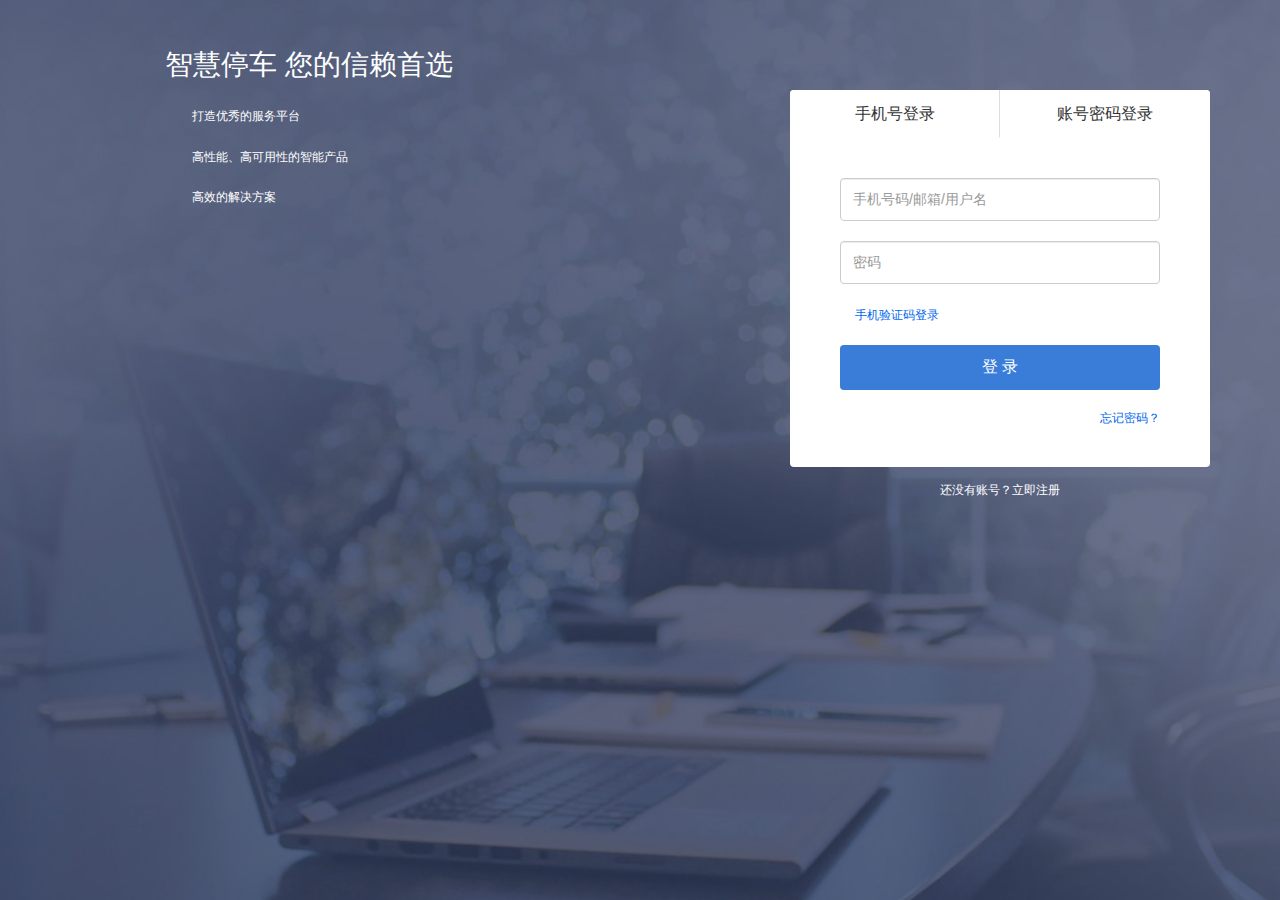
<file: project3.0/src/main/resources/static/Login_page.html>
<!DOCTYPE html>
<html>

<head>
  <meta charset="utf-8">
  <meta http-equiv="x-ua-Compatible" content="ie=edge,chrome=1">
  <meta name="renderer" content="webkit">
  <title>登录 - 智慧停车</title>
  <meta name="viewport" content="width=device-width, initial-scale=1, shrink-to-fit=no">
  <meta name="format-detection" content="email=no, address=no, telephone=no">
  <meta name="description" content="">
  <meta name="keywords" content="">
 
  
  <!-- for ms -->
  <meta name="msapplication-TileColor" content="#222222">
  <meta name="theme-color" content="#222222">
  <!-- css -->
  <!-- 通用样式 -->
  <link href="web/Login_page/manifest/rewordManifest/vendor.css" rel="stylesheet">
  <link href="web/Login_page/manifest/rewordManifest/common.css" rel="stylesheet">
  <!-- 通用页面加载脚本 -->
  <script src="web/Login_page/new/js/flexible-9db49.js"></script>
  <script src="web/Login_page/new/js/pace-c05fe.js"></script>
</head>
<body class="page-login">
<div class="container">
  <div class="ad animated fadeInUp">
    <h2>智慧停车 您的信赖首选</h2>
    <ul>
      <li><span class="iconfont icon-check"></span>打造优秀的服务平台</li>
      <li><span class="iconfont icon-check"></span>高性能、高可用性的智能产品</li>
      <li><span class="iconfont icon-check"></span>高效的解决方案</li>
    </ul>
  </div>
  <div class="login animated zoomIn">
    <div class="tabs login-form">
      <ul class="tabs-nav">
        <li class="active"><span>手机号登录</span></li>
        <li class="active"><span>账号密码登录</span></li>
      </ul>
      <div class="tabs-panel active">
        <!-- 个人用户-密码登录 -->
        <form class="form" name="form-personal">
          <div class="form-error"></div>
          <div class="form-group">
            <div class="col-100">
              <label>手机号码/用户名：</label>
              <input type="text" id="username" name="personalAccount" class="form-control" placeholder="手机号码/邮箱/用户名" maxlength="100" autocomplete="off">
            </div>
          </div>
          <div class="form-group">
            <div class="col-100">
              <label>密码：</label>
              <input type="password" id="password" name="personalPassword" class="form-control" placeholder="密码" maxlength="20" autocomplete="off">
            </div>
          </div>
        
          <div class="form-group">
            <div class="col-100">
              <a href="#" class="change-login"><span class="iconfont icon-mobile"></span> 手机验证码登录</a>
            </div>
          </div>
          <div class="form-group">
            <div class="col-100">
              <button type="button" class="btn login-btn" id="login">登 录</button>
            </div>
          </div>
        </form>
      </div>
      <div class="ft">
        <a href="#">忘记密码？</a>
      </div>
    </div>
    <div class="login-link">
      <a href="register_page.html">还没有账号？立即注册</a>
    </div>
  </div>
</div>
<script type="text/javascript" src="web/js/jquey-3.5.1.min.js"></script>

  <script type="text/javascript" >
  $("#login").click(function () {
    $.ajax({
      url: "/lon",
      method: "post",
      data: {'name': $("#username").val(), 'password': $("#password").val()},
      // xhrFields: {
      //   withCredentials: true //允许跨域带Cookie
      // },
      success: function (result) {
        if(result == "Y")
        window.location.href ="home_page.html";
        else
          alert("密码错误");
      },
      error: function (result) {
        alert(result.responseText)
      }
    })
  });
</script>
</body>

</html>
</file>
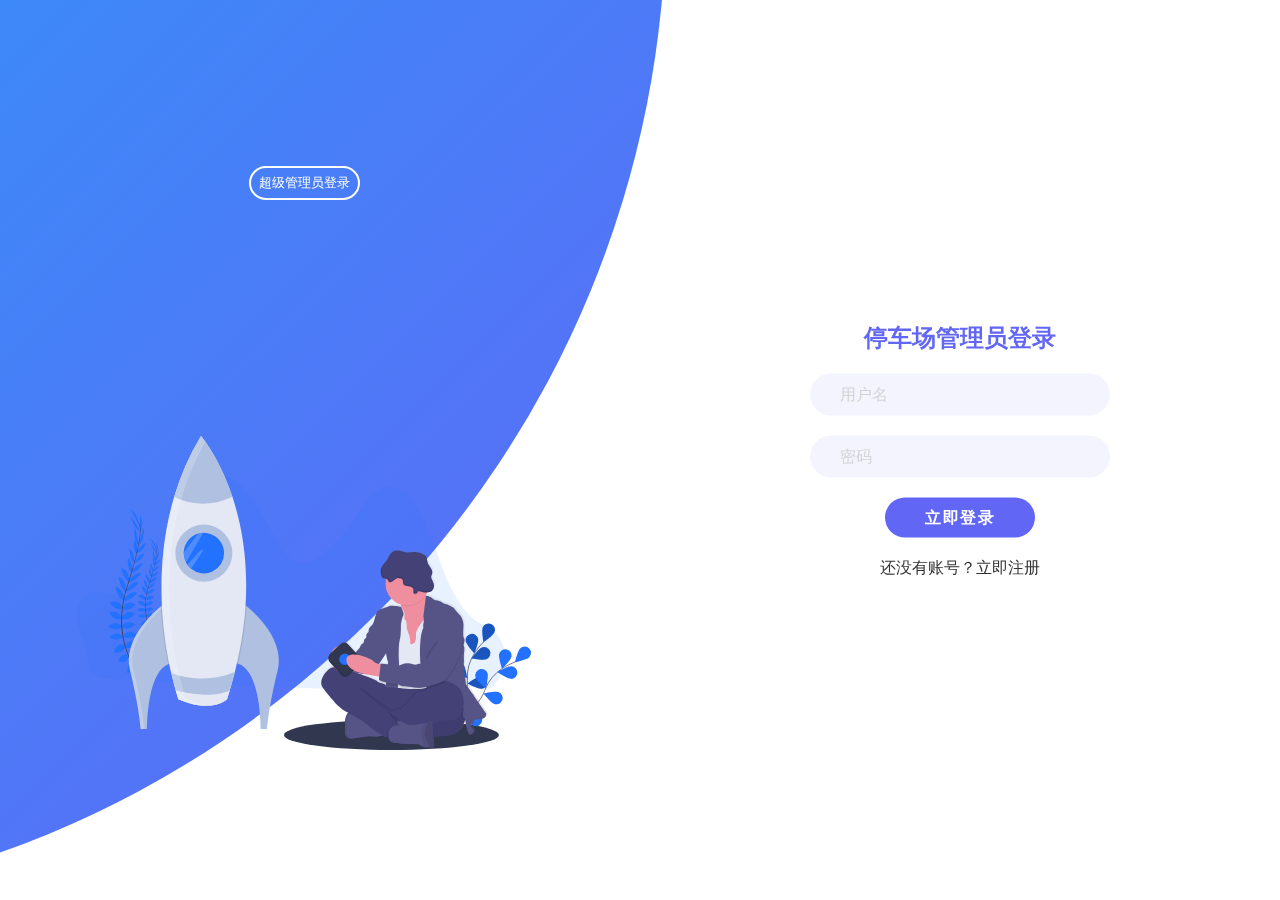
<file: project3.0/src/main/resources/static/Login_page_2.html>
<!DOCTYPE html>
<html lang="en">

<head>
  <meta charset="UTF-8">
  <meta http-equiv="X-UA-Compatible" content="IE=edge">
  <meta name="viewport" content="width=device-width, initial-scale=1.0">
  <title>Landing...</title>
  <link rel="stylesheet" href="login22/login_2/style.css">
</head>
<body>
  <div class="container">
    <div class="form-warp">


      <form class="sign-in-form">
        <h2 class="form-title">停车场管理员登录</h2>
        <input placeholder="用户名" />
        <input type="password" placeholder="密码" />
        <div class="submit-btn">立即登录</div>
        <a href="register_page.html">还没有账号？立即注册</a>
      </form>

      <form class="sign-up-form">
        <h2 class="form-title">超级管理员登录</h2>
        <input placeholder="用户名" />
        <input type="password" placeholder="密码" />
        <div class="submit-btn">立即登录</div>
      </form>


    </div>




    <div class="desc-warp">
      <div class="desc-warp-item sign-up-desc">
        <div class="content">
          <button id="sign-up-btn">超级管理员登录</button>
        </div>
        <img src="login22/login_2/img/log.svg" alt="">
      </div>


      <div class="desc-warp-item sign-in-desc">
        <div class="content">
          <button id="sign-in-btn">停车场管理员登录</button>
        </div>
        <img src="login22/login_2/img/register.svg" alt="">
      </div>
    </div>
  </div>
  <script src="login22/login_2/main.js"></script>
</body>
</html>
</file>
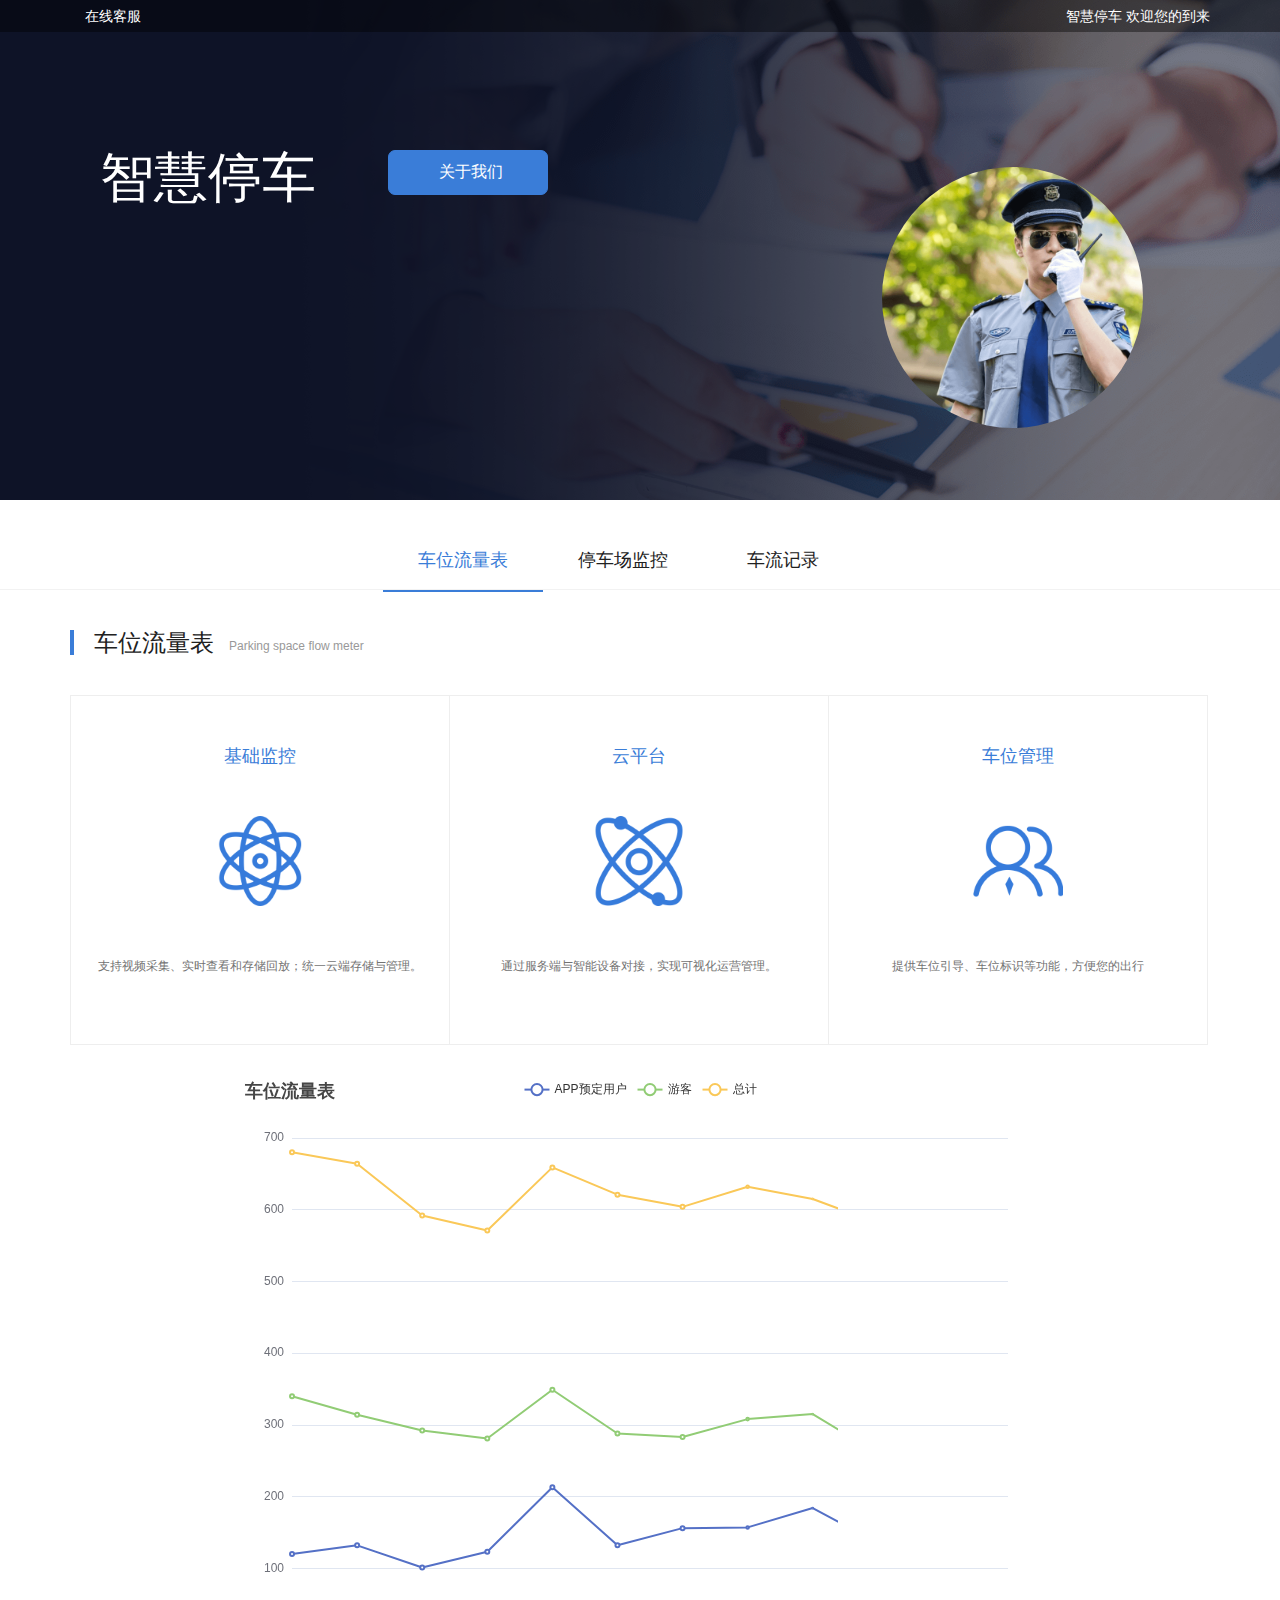
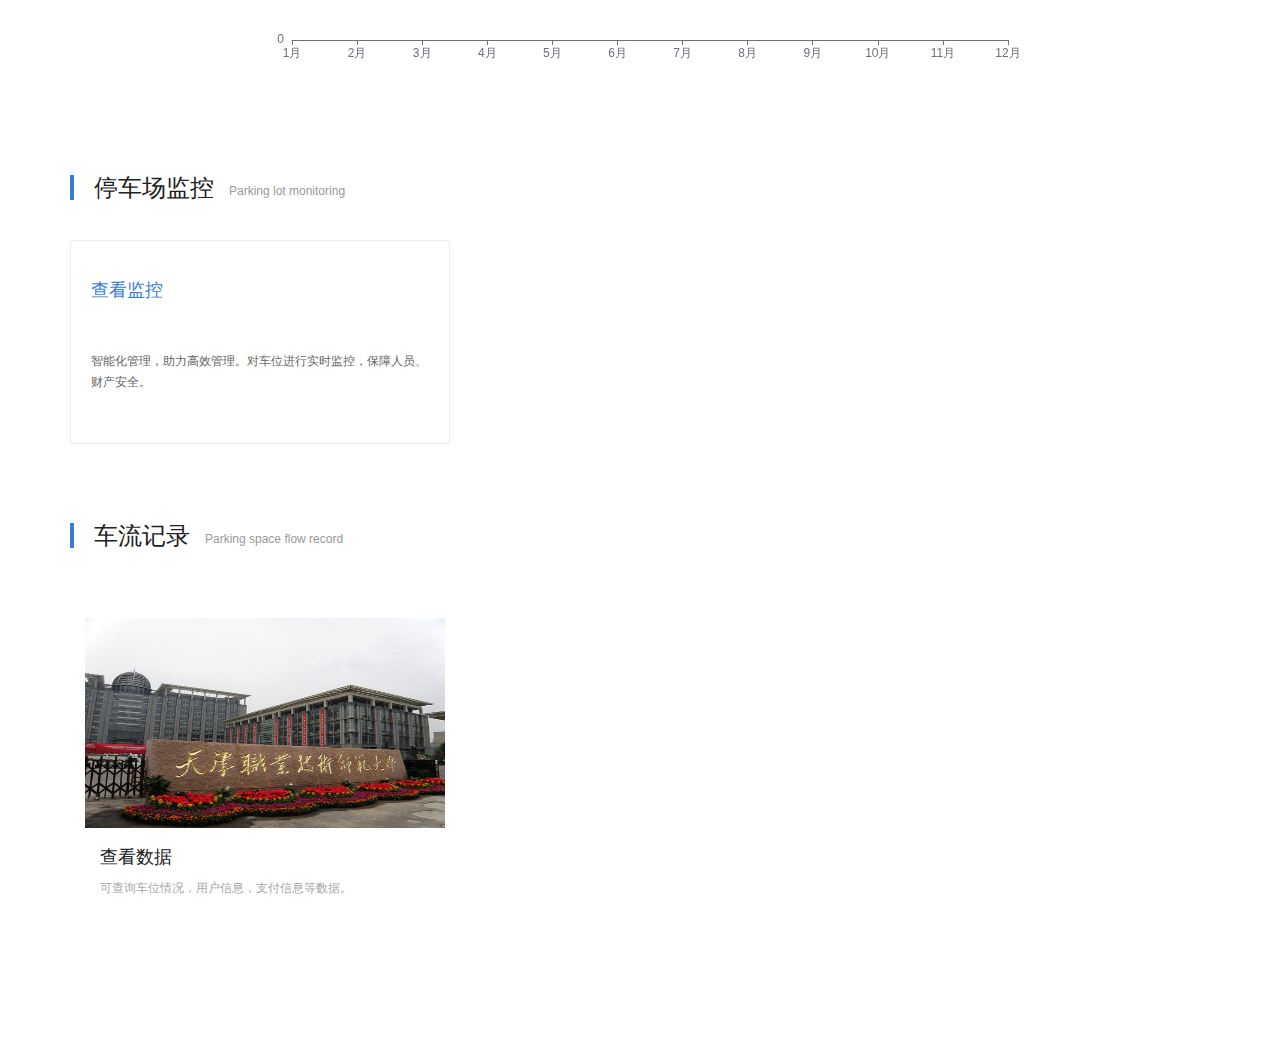
<file: Java/project3.0/src/main/resources/static/home_page.html>
<!DOCTYPE html>
<html lang="en">
<head>
    <meta charset="UTF-8">
    <meta name="viewport" content="width=device-width, initial-scale=1.0">
    <meta http-equiv="x-ua-Compatible" content="ie=edge,chrome=1">
    <title>智慧停车 首页</title>
    <meta name="viewport" content="width=device-width, initial-scale=1, shrink-to-fit=no">
    <meta name="format-detection" content="email=no, address=no, telephone=no">
    <script type="text/javascript" src="js/Home_page_js.js"></script>
    <script type="text/javascript" src="http://api.map.baidu.com/api?v=2.0&ak=gbgh1ToI28RT2odzaWlu6vL0zpnigpOg"></script>
    <script type="text/javascript" src="js/jquey-3.5.1.min.js"></script>


  <link href=css/vendor.css rel="stylesheet">
  <link href=css/common2.css rel="stylesheet">
  <!-- 通用页面加载脚本 -->
  <script src=js/flexible-9db49.js></script>
    <script src=js/echarts.min.js></script>
</head>

<body>
     <!-- 顶部-->
    <div class="top">
        <div class="container">
          <div class="row">
            <div class="col-xs-4">
                <li>
                <a href="#" class="olcs">在线客服</a>
            </li>
            </div>
            <div class="col-xs-8">
              <ul>
                  <li>
                      智慧停车  欢迎您的到来
                  </li>
              </ul>
            </div>
          </div>
        </div>
      </div>

<section class="banner">
    <section class="innerBanner clearfix">
        <h1 class="bannerTitle fl" >智慧停车</h1>
        <i id = "solution_favorite_10055"   data-type="3" class="iconImaglse iconHeartCollect fl   portalCollect" data-id="10055">
        </i>
        <a href="#" id = "solution_orderAndconsult_10055" class="goToBespeak portalCollect" data-type="2" data-value="10055" data-label="智慧停车">
          <button id="buy_appoint" class="iconChat fl bluBtu "  data-type="3" data-number="1" data-id="10055">关于我们&nbsp;&nbsp;&nbsp;&nbsp;&nbsp;</button></a>
        <section class="bannerRightCircle">
            <img src="home/release/image/20210525/m-wuye.png" alt="智慧停车"/>
        </section>
    </section>
</section>
<div class="wrap"style="height: 60px;" >
<!--第二导航栏部分-->
  <nav class="secondNav" id="secondNav"style="width: 1905px;" >
    <ul class="secondNavTab clearfix nav" >
        <li class="fl active"><a id = "solution_custValue_10055" href="#s1" class="portalCollect">车位流量表</a></li>
        <li class="fl"><a id = "solution_productAdvantage_10055"   href="#s2" class="portalCollect">停车场监控</a></li>
        <li class="fl"><a id = "solution_custCase_10055" href="#s3" class="portalCollect">车流记录</a></li>
    </ul>

</nav>
    <!--车位流量表部分-->
    <section class="detailModel mainIconModel">
        <h1 class="modelTitle clearfix" id="s1">
            <span class="fl">车位流量表</span>
            <p class="fl">Parking space flow meter</p>
        </h1>
        <ul class="curdefault clearfix">
            <li class="contentLi fl">
                <h2>基础监控</h2>
                <img src="home/pubic-icon1.png" />
                <p>支持视频采集、实时查看和存储回放；统一云端存储与管理。</p>
            </li>
            <li class="contentLi fl">
                <h2>云平台</h2>
                <img src="home/pubic-icon3.png"/>
                <p>通过服务端与智能设备对接，实现可视化运营管理。</p>
            </li>
            <li class="contentLi fl">
                <h2>车位管理</h2>
                <img src="home/pubic-icon2.png"/>
                <p>提供车位引导、车位标识等功能，方便您的出行</p>
            </li>
        </ul><br> <br>
        <div id="pm" style="width: 800px;height: 600px;   margin: 0 auto;"></div><br>

    </section>
    <!--停车场监控部分-->
    <section class="detailModel onlyTextModel">
        <h1 class="modelTitle clearfix" id="s2">
            <span class="fl">停车场监控</span>
            <p class="fl">Parking lot monitoring</p>
        </h1>
        <ul class="curdefault clearfix">
            <li class="contentLi fl">
                <a href="cap.html" target="_blank">
                    <h2>查看监控</h2>
                    <p>智能化管理，助力高效管理。对车位进行实时监控，保障人员、财产安全。</p>
                </a>
            </li>
        </ul>
    </section>
    <!--车流记录部分-->
    <section class="detailModel scaleListModel">
        <h1 class="modelTitle clearfix" id="s3">
            <span class="fl">车流记录</span>
            <p class="fl">Parking space flow record</p>
        </h1>
        <section class="innerScaleList">
            <ul class="type2 clearfix">
                <li class="contentLi fl content_div">
                    <a href="table.html" target="_blank">
                        <img src="home/school.jpeg">
                        <h2>查看数据</h2>
                        <p>可查询车位情况，用户信息，支付信息等数据。</p>
                    </a>
                </li>
            </ul>
        </section>
    </section>
</div>
</body>
</html>
</file>
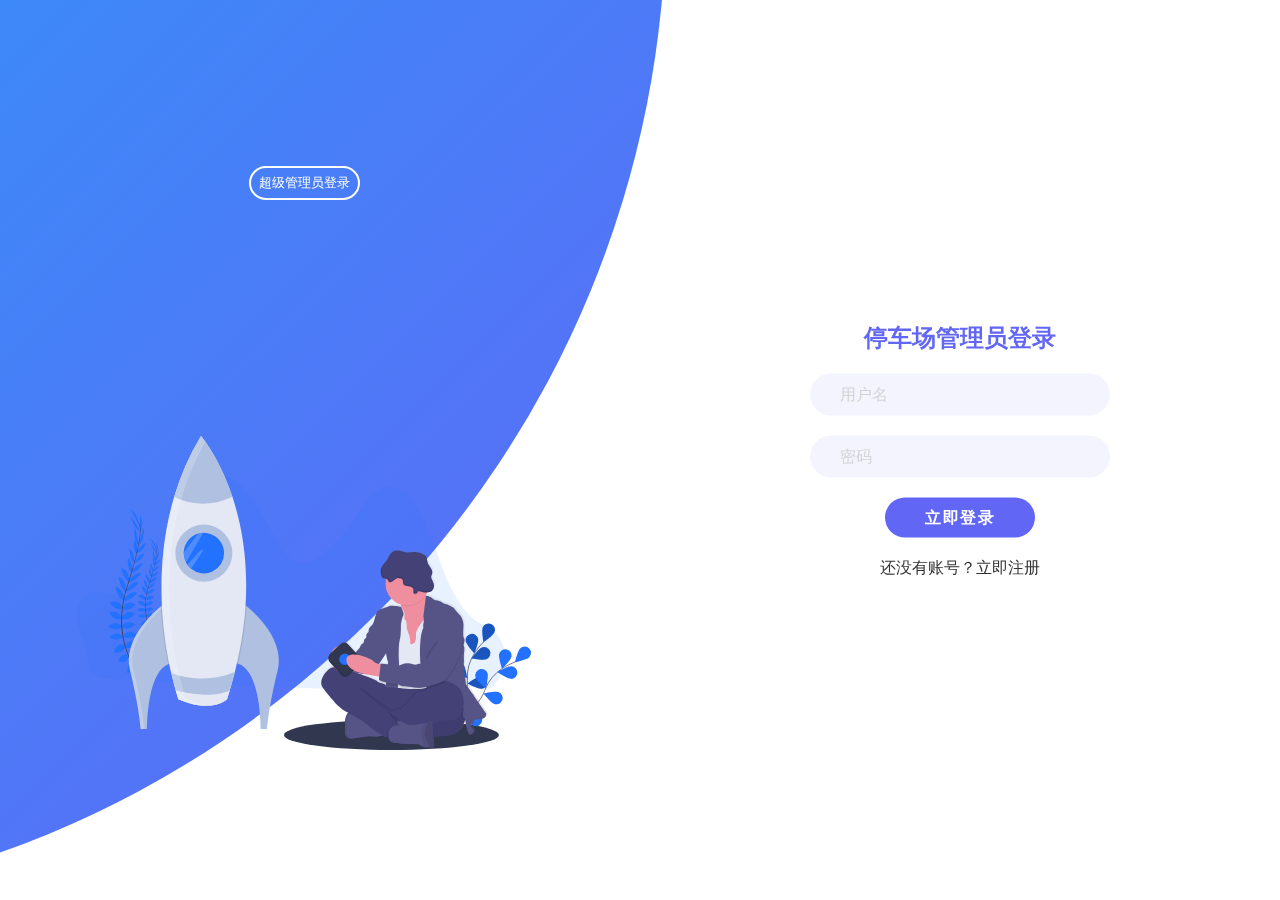
<file: Java/project3.0/src/main/resources/static/Login_page_2.html>
<!DOCTYPE html>
<html lang="en">

<head>
  <meta charset="UTF-8">
  <meta http-equiv="X-UA-Compatible" content="IE=edge">
  <meta name="viewport" content="width=device-width, initial-scale=1.0">
  <title>欢迎来到--智慧停车</title>
  <link rel="stylesheet" href="css/style.css">
</head>
<body>
  <div class="container">
    <div class="form-warp">
      <form class="sign-in-form">
        <h2 class="form-title">停车场管理员登录</h2>
        <input placeholder="用户名" />
        <input type="password" placeholder="密码" />
        <a class="submit-btn" href="home_page.html">立即登录</a>
        <a href="register_page.html">还没有账号？立即注册</a>
      </form>
      <form class="sign-up-form">
        <h2 class="form-title">超级管理员登录</h2>
        <input placeholder="用户名" />
        <input type="password" placeholder="密码" />
        <a class="submit-btn"  href="home_page.html">立即登录</a>
      </form>
    </div>
    <div class="desc-warp">
      <div class="desc-warp-item sign-up-desc">
        <div class="content">
          <button id="sign-up-btn">超级管理员登录</button>
        </div>
        <img src="login22/login_2/img/log.svg" alt="">
      </div>
      <div class="desc-warp-item sign-in-desc">
        <div class="content">
          <button id="sign-in-btn">停车场管理员登录</button>
        </div>
        <img src="login22/login_2/img/register.svg" alt="">
      </div>
    </div>
  </div>
  <script src="js/main.js"></script>
</body>
</html>
</file>
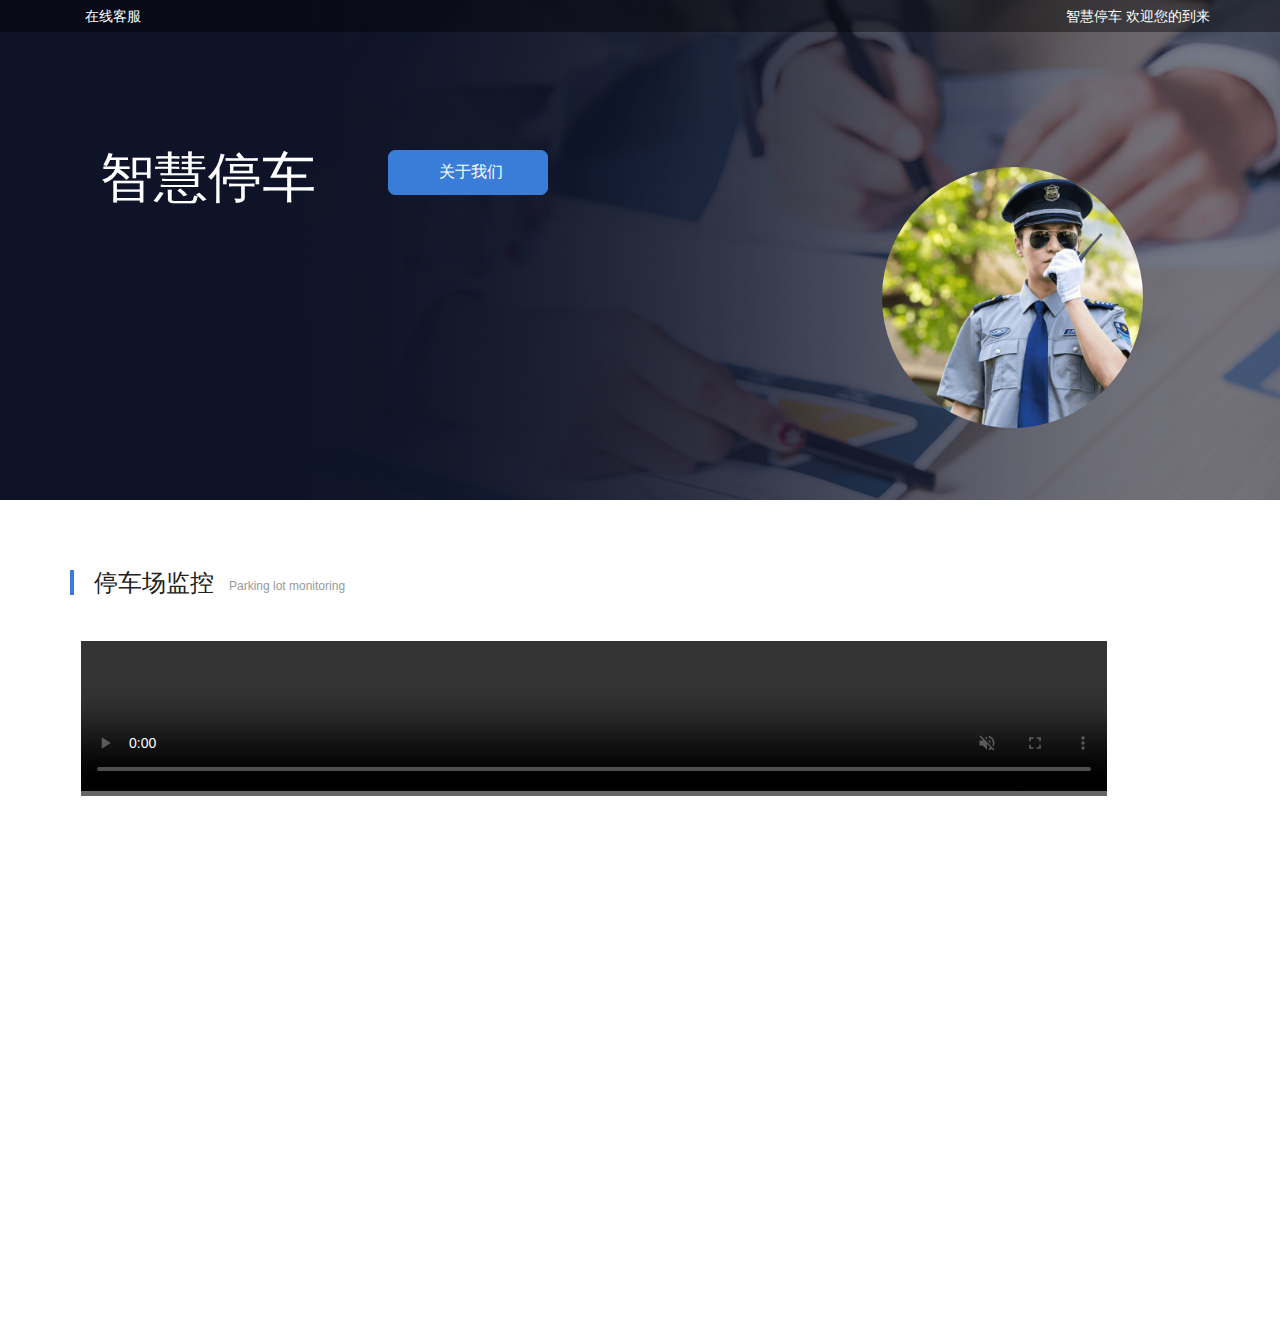
<file: Java/project3.0/src/main/resources/static/monitor_page1.html>
<!DOCTYPE html>
<html lang="en">
<head>
    <meta charset="UTF-8">
    <meta name="viewport" content="width=device-width, initial-scale=1.0">
    <meta http-equiv="x-ua-Compatible" content="ie=edge,chrome=1">
    <title>智慧停车 停车场监控</title>
    <meta name="viewport" content="width=device-width, initial-scale=1, shrink-to-fit=no">
    <meta name="format-detection" content="email=no, address=no, telephone=no">
    <script type="text/javascript" src="js/jquey-3.5.1.min.js"></script>
	<script type="text/javascript" src="js/monitor_page/vedio.js"></script>

  <link href="css/vendor.css" rel="stylesheet">
  <link href="css/common2.css" rel="stylesheet">

</head>

<body onload="getMedia1()">
     <!-- 顶部-->
    <div class="top">
        <div class="container">
          <div class="row">
            <div class="col-xs-4">
                <li>
                <a href="#" class="olcs">在线客服</a>
            </li>
            </div>
            <div class="col-xs-8">
              <ul>
                  <li>
                      智慧停车  欢迎您的到来
                  </li>
              </ul>
            </div>
          </div>
        </div>
      </div>

<section class="banner">
    <section class="innerBanner clearfix">
        <h1 class="bannerTitle fl" >智慧停车</h1>
        <i id = "solution_favorite_10055"   data-type="3" class="iconImaglse iconHeartCollect fl   portalCollect" data-id="10055">
        </i>
        <a href="#" id = "solution_orderAndconsult_10055" class="goToBespeak portalCollect" data-type="2" data-value="10055" data-label="智慧停车">
          <button id="buy_appoint" class="iconChat fl bluBtu "  data-type="3" data-number="1" data-id="10055">关于我们&nbsp;&nbsp;&nbsp;&nbsp;&nbsp;</button></a>
        <section class="bannerRightCircle">
            <img src="img/m-wuye.png" alt="智慧停车"/>
        </section>
    </section>
</section>


    <!--停车场监控部分-->
    <section class="detailModel onlyTextModel">
        <h1 class="modelTitle clearfix" id="s2">
            <span class="fl">停车场监控</span>
            <p class="fl">Parking lot monitoring</p>
        </h1>
        <ul class="curdefault clearfix">
         <div class="video10">
             <video id="video1" controls muted="none" width="100%" height="100%"  data-setup="{}" autoplay="autoplay"> </video>
         </div>
        
			<canvas id="canvas" width="500px" height="500px"></canvas>
        </ul>
    </section>
    <!--车流记录部分-->
</div>

<script>

    function getMedia() {
		console.log("开启摄像头1")
        let constraints = {
            video: {width: 600, height: 300},
            audio: true
        };
        //获得video摄像头区域
        let video = document.getElementById("video");
        //这里介绍新的方法，返回一个 Promise对象
        // 这个Promise对象返回成功后的回调函数带一个 MediaStream 对象作为其参数
        // then()是Promise对象里的方法
        // then()方法是异步执行，当then()前的方法执行完后再执行then()内部的程序
        // 避免数据没有获取到
        let promise = navigator.mediaDevices.getUserMedia(constraints);
        promise.then(function (MediaStream) {
            video.srcObject = MediaStream;
            video.play();
        });
    }
    function getMedia1() {
        let constraints = {
            video: {width: 600, height: 300},
            audio: true
        };
        //获得video摄像头区域
        let video1 = document.getElementById("video1");
        //这里介绍新的方法，返回一个 Promise对象
        // 这个Promise对象返回成功后的回调函数带一个 MediaStream 对象作为其参数
        // then()是Promise对象里的方法
        // then()方法是异步执行，当then()前的方法执行完后再执行then()内部的程序
        // 避免数据没有获取到
        let promise = navigator.mediaDevices.getUserMedia(constraints);
        promise.then(function (MediaStream) {
            video1.srcObject = MediaStream;
            video1.play();
        });
    }
    // function takePhoto() {
    //     //获得Canvas对象
    //     let video = document.getElementById("video");
    //     let canvas = document.getElementById("canvas");
    //     let ctx = canvas.getContext('2d');
    //     ctx.drawImage(video, 0, 0, 500, 500);
    // }
    // setTimeout("getMedia()",3000);  设置定时器自动调用方法
</script>
</body>
</html>
</file>
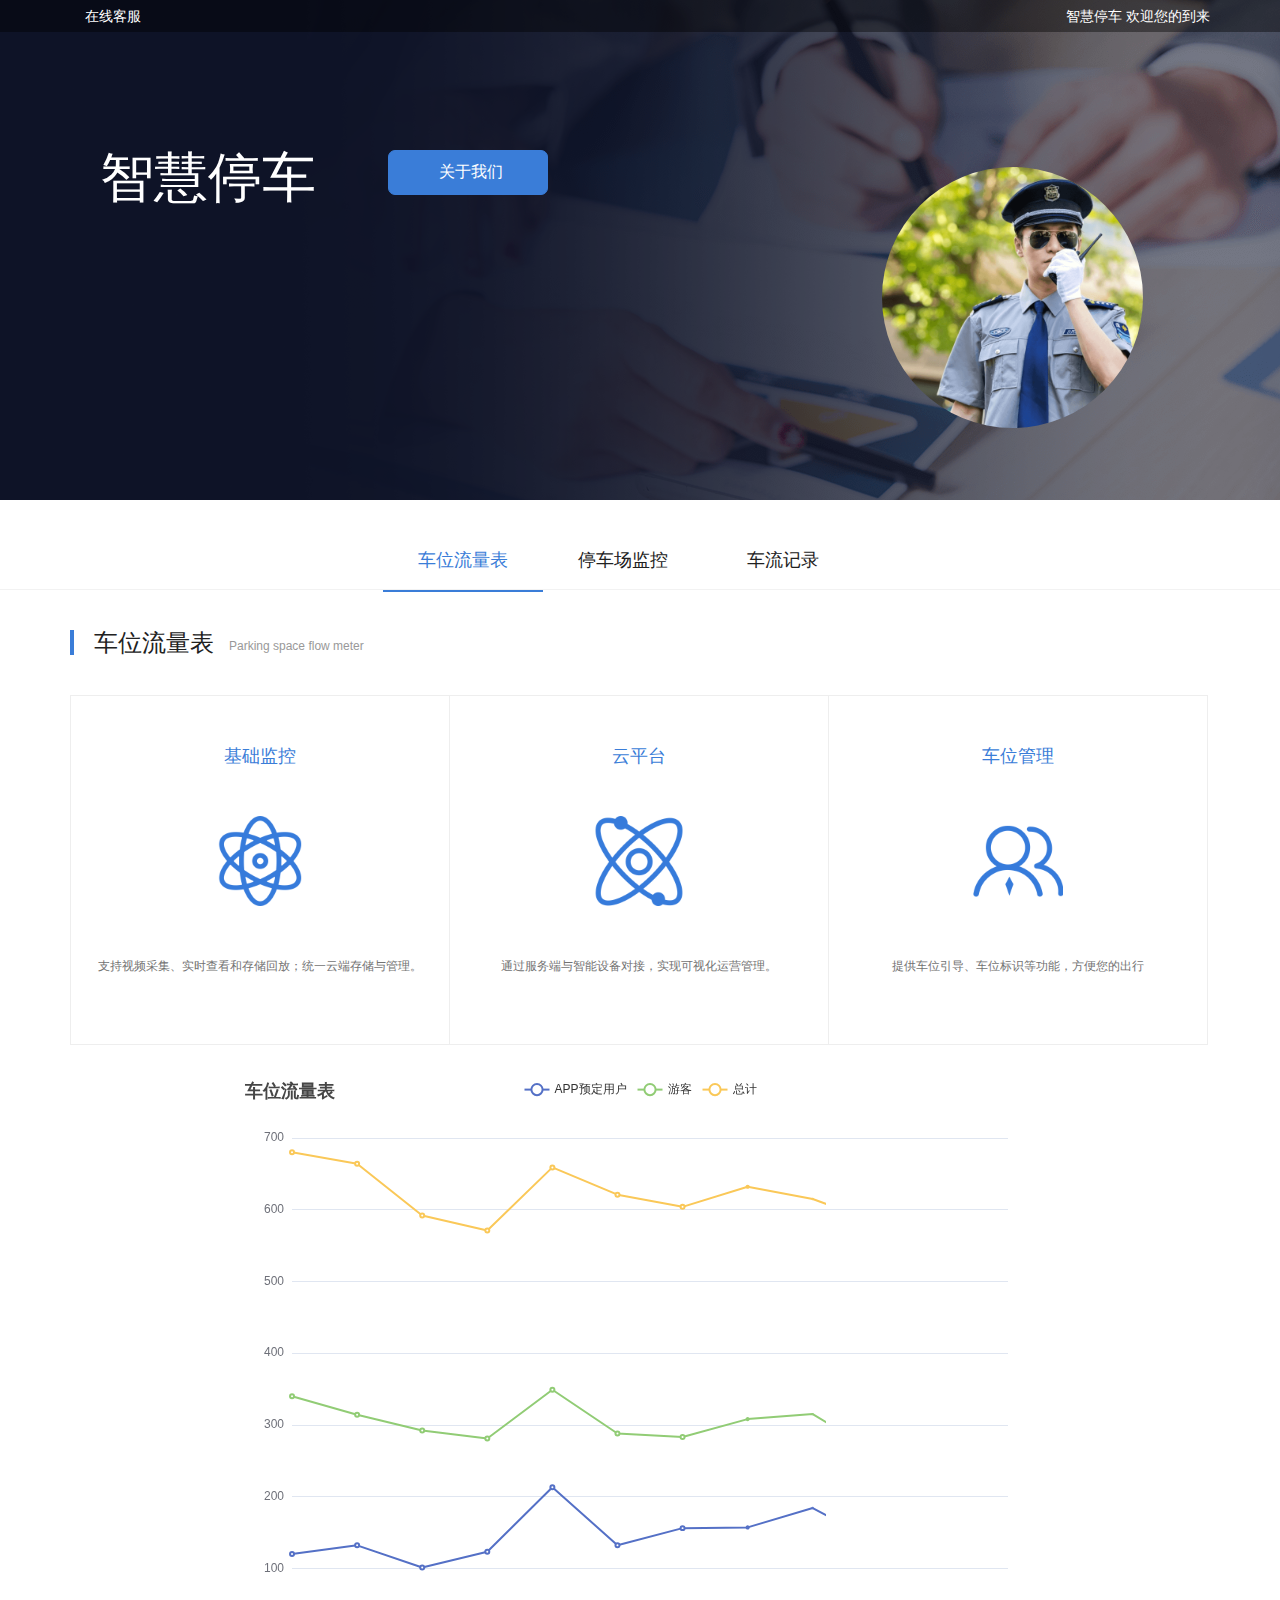
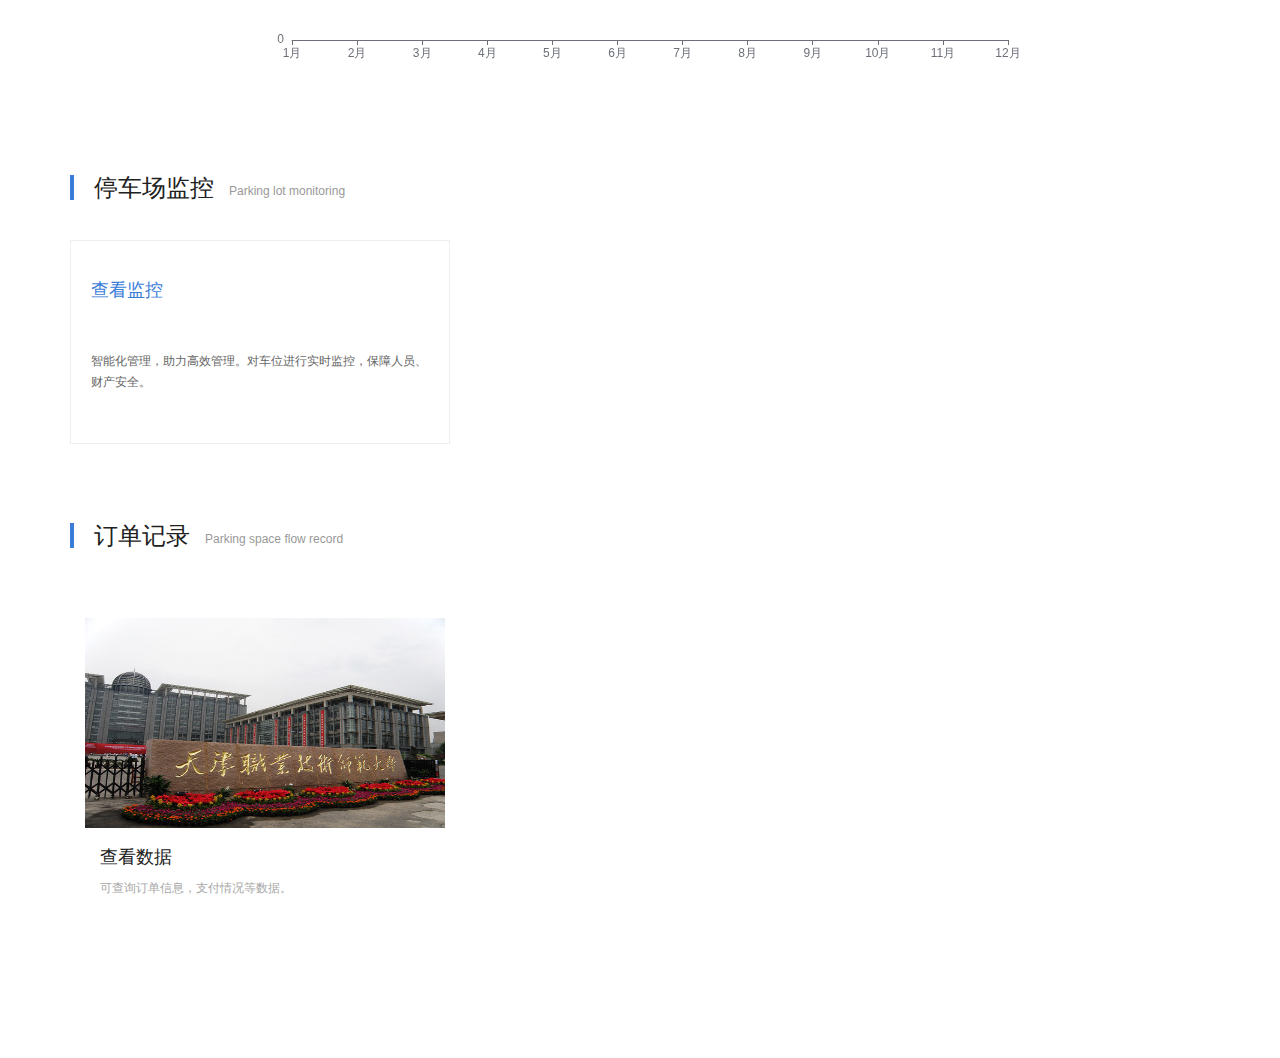
<file: Java/project3.0/src/main/resources/static/test.html>
<!DOCTYPE html>
<html lang="en">
<head>
    <meta charset="UTF-8">
    <meta name="viewport" content="width=device-width, initial-scale=1.0">
    <meta http-equiv="x-ua-Compatible" content="ie=edge,chrome=1">
    <title>智慧停车 首页</title>
    <meta name="viewport" content="width=device-width, initial-scale=1, shrink-to-fit=no">
    <meta name="format-detection" content="email=no, address=no, telephone=no">
    <script type="text/javascript" src="js/Home_page_js.js"></script>
    <script type="text/javascript" src="js/jquey-3.5.1.min.js"></script>


  <link href=css/vendor.css rel="stylesheet">
  <link href=css/common2.css rel="stylesheet">
  <!-- 通用页面加载脚本 -->
  <script src=js/flexible-9db49.js></script>
    <script src=js/echarts.min.js></script>
</head>

<body>
     <!-- 顶部-->
    <div class="top">
        <div class="container">
          <div class="row">
            <div class="col-xs-4">
                <li>
                <a href="#" class="olcs">在线客服</a>
            </li>
            </div>
            <div class="col-xs-8">
              <ul>
                  <li>
                      智慧停车  欢迎您的到来
                  </li>
              </ul>
            </div>
          </div>
        </div>
      </div>

<section class="banner">
    <section class="innerBanner clearfix">
        <h1 class="bannerTitle fl" >智慧停车</h1>
        <i id = "solution_favorite_10055"   data-type="3" class="iconImaglse iconHeartCollect fl   portalCollect" data-id="10055">
        </i>
        <a href="#" id = "solution_orderAndconsult_10055" class="goToBespeak portalCollect" data-type="2" data-value="10055" data-label="智慧停车">
          <button id="buy_appoint" class="iconChat fl bluBtu "  data-type="3" data-number="1" data-id="10055">关于我们&nbsp;&nbsp;&nbsp;&nbsp;&nbsp;</button></a>
        <section class="bannerRightCircle">
            <img src="img/m-wuye.png" alt="智慧停车"/>
        </section>
    </section>
</section>
<div class="wrap"style="height: 60px;" >
<!--第二导航栏部分-->
  <nav class="secondNav" id="secondNav"style="width: 1905px;" >
    <ul class="secondNavTab clearfix nav" >
        <li class="fl active"><a id = "solution_custValue_10055" href="#s1" class="portalCollect">车位流量表</a></li>
        <li class="fl"><a id = "solution_productAdvantage_10055"   href="#s2" class="portalCollect">停车场监控</a></li>
        <li class="fl"><a id = "solution_custCase_10055" href="#s3" class="portalCollect">车流记录</a></li>
    </ul>

</nav>
    <!--车位流量表部分-->
    <section class="detailModel mainIconModel">
        <h1 class="modelTitle clearfix" id="s1">
            <span class="fl">车位流量表</span>
            <p class="fl">Parking space flow meter</p>
        </h1>
        <ul class="curdefault clearfix">
            <li class="contentLi fl">
                <h2>基础监控</h2>
                <img src="img/pubic-icon1.png" />
                <p>支持视频采集、实时查看和存储回放；统一云端存储与管理。</p>
            </li>
            <li class="contentLi fl">
                <h2>云平台</h2>
                <img src="img/pubic-icon3.png"/>
                <p>通过服务端与智能设备对接，实现可视化运营管理。</p>
            </li>
            <li class="contentLi fl">
                <h2>车位管理</h2>
                <img src="img/pubic-icon2.png"/>
                <p>提供车位引导、车位标识等功能，方便您的出行</p>
            </li>
        </ul><br> <br>
        <div id="pm" style="width: 800px;height: 600px;   margin: 0 auto;"></div><br>

    </section>
    <!--停车场监控部分-->
    <section class="detailModel onlyTextModel">
        <h1 class="modelTitle clearfix" id="s2">
            <span class="fl">停车场监控</span>
            <p class="fl">Parking lot monitoring</p>
        </h1>
        <ul class="curdefault clearfix">
            <li class="contentLi fl">
                <a href="monitor_page1.html" target="_blank">
                    <h2>查看监控</h2>
                    <p>智能化管理，助力高效管理。对车位进行实时监控，保障人员、财产安全。</p>
                </a>
            </li>
        </ul>
    </section>
    <!--车流记录部分-->
    <section class="detailModel scaleListModel">
        <h1 class="modelTitle clearfix" id="s3">
            <span class="fl">订单记录</span>
            <p class="fl">Parking space flow record</p>
        </h1>
        <section class="innerScaleList">
            <ul class="type2 clearfix">
                <li class="contentLi fl content_div">
                    <a href="table.html" target="_blank">
                        <img src="img/school.jpeg">
                        <h2>查看数据</h2>
                        <p>可查询订单信息，支付情况等数据。</p>
                    </a>
                </li>
            </ul>
        </section>
    </section>
</div>
</body>
</html>
</file>
<file: project3.0/src/main/resources/static/web/Login_page/manifest/rewordManifest/vendor.css>
html {
    font-family: sans-serif;
    -ms-text-size-adjust: 100%;
    -webkit-text-size-adjust: 100%
}

body {
    margin: 0
}

article,aside,details,figcaption,figure,footer,header,hgroup,main,menu,nav,section,summary {
    display: block
}

audio,canvas,progress,video {
    display: inline-block;
    vertical-align: baseline
}

audio:not([controls]) {
    display: none;
    height: 0
}

[hidden],template {
    display: none
}

a {
    background-color: transparent
}

a:active,a:hover {
    outline: 0
}

abbr[title] {
    border-bottom: 1px dotted
}

b,strong {
    font-weight: 700
}

dfn {
    font-style: italic
}

h1 {
    font-size: 2em;
    margin: .67em 0
}

mark {
    background: #ff0;
    color: #000
}

small {
    font-size: 80%
}

sub,sup {
    font-size: 75%;
    line-height: 0;
    position: relative;
    vertical-align: baseline
}

sup {
    top: -.5em
}

sub {
    bottom: -.25em
}

img {
    border: 0
}

svg:not(:root) {
    overflow: hidden
}

figure {
    margin: 1em 40px
}

hr {
    -webkit-box-sizing: content-box;
    box-sizing: content-box;
    height: 0
}

pre {
    overflow: auto
}

code,kbd,pre,samp {
    font-family: monospace,monospace;
    font-size: 1em
}

button,input,optgroup,select,textarea {
    color: inherit;
    font: inherit;
    margin: 0
}

button {
    overflow: visible
}

button,select {
    text-transform: none
}

button,html input[type=button],input[type=reset],input[type=submit] {
    -webkit-appearance: button;
    cursor: pointer
}

button[disabled],html input[disabled] {
    cursor: default
}

button::-moz-focus-inner,input::-moz-focus-inner {
    border: 0;
    padding: 0
}

input {
    line-height: normal
}

input[type=checkbox],input[type=radio] {
    -webkit-box-sizing: border-box;
    box-sizing: border-box;
    padding: 0
}

input[type=number]::-webkit-inner-spin-button,input[type=number]::-webkit-outer-spin-button {
    height: auto
}

input[type=search] {
    -webkit-appearance: textfield;
    -webkit-box-sizing: content-box;
    box-sizing: content-box
}

input[type=search]::-webkit-search-cancel-button,input[type=search]::-webkit-search-decoration {
    -webkit-appearance: none
}

fieldset {
    border: 1px solid silver;
    margin: 0 2px;
    padding: .35em .625em .75em
}

textarea {
    overflow: auto
}

optgroup {
    font-weight: 700
}

table {
    border-collapse: collapse;
    border-spacing: 0
}

td,th {
    padding: 0
}

/*! Source: https://github.com/h5bp/html5-boilerplate/blob/master/src/css/main.css */
@media print {
    *,:after,:before {
        background: transparent!important;
        color: #000!important;
        -webkit-box-shadow: none!important;
        box-shadow: none!important;
        text-shadow: none!important
    }

    a,a:visited {
        text-decoration: underline
    }

    a[href]:after {
        content: " (" attr(href) ")"
    }

    abbr[title]:after {
        content: " (" attr(title) ")"
    }

    a[href^="#"]:after,a[href^="javascript:"]:after {
        content: ""
    }

    blockquote,pre {
        border: 1px solid #999;
        page-break-inside: avoid
    }

    thead {
        display: table-header-group
    }

    img,tr {
        page-break-inside: avoid
    }

    img {
        max-width: 100%!important
    }

    h2,h3,p {
        orphans: 3;
        widows: 3
    }

    h2,h3 {
        page-break-after: avoid
    }

    .navbar {
        display: none
    }

    .btn>.caret,.dropup>.btn>.caret {
        border-top-color: #000!important
    }

    .label {
        border: 1px solid #000
    }

    .table {
        border-collapse: collapse!important
    }

    .table td,.table th {
        background-color: #fff!important
    }

    .table-bordered td,.table-bordered th {
        border: 1px solid #ddd!important
    }
}

*,:after,:before {
    -webkit-box-sizing: border-box;
    box-sizing: border-box
}

html {
    font-size: 10px;
    -webkit-tap-highlight-color: rgba(0,0,0,0)
}

body {
    font-family: Helvetica Neue,Helvetica,Arial,sans-serif;
    font-size: 14px;
    line-height: 1.42857143;
    color: #333;
    background-color: #fff
}

button,input,select,textarea {
    font-family: inherit;
    font-size: inherit;
    line-height: inherit
}

a {
    color: #3a7dd8;
    text-decoration: none
}

a:focus,a:hover {
    color: #2159a5;
    text-decoration: underline
}

a:focus {
    outline: 5px auto -webkit-focus-ring-color;
    outline-offset: -2px
}

figure {
    margin: 0
}

img {
    vertical-align: middle
}

.carousel-inner>.item>a>img,.carousel-inner>.item>img,.img-responsive,.thumbnail>img,.thumbnail a>img {
    display: block;
    max-width: 100%;
    height: auto
}

.img-rounded {
    border-radius: 6px
}

.img-thumbnail {
    padding: 4px;
    line-height: 1.42857143;
    background-color: #fff;
    border: 1px solid #ddd;
    border-radius: 4px;
    -webkit-transition: all .2s ease-in-out;
    transition: all .2s ease-in-out;
    display: inline-block;
    max-width: 100%;
    height: auto
}

.img-circle {
    border-radius: 50%
}

hr {
    margin-top: 20px;
    margin-bottom: 20px;
    border: 0;
    border-top: 1px solid #ccc
}

.sr-only {
    position: absolute;
    width: 1px;
    height: 1px;
    margin: -1px;
    padding: 0;
    overflow: hidden;
    clip: rect(0,0,0,0);
    border: 0
}

.sr-only-focusable:active,.sr-only-focusable:focus {
    position: static;
    width: auto;
    height: auto;
    margin: 0;
    overflow: visible;
    clip: auto
}

[role=button] {
    cursor: pointer
}

.h1,.h2,.h3,.h4,.h5,.h6,h1,h2,h3,h4,h5,h6 {
    font-family: inherit;
    font-weight: 500;
    line-height: 1.1;
    color: inherit
}

.h1 .small,.h1 small,.h2 .small,.h2 small,.h3 .small,.h3 small,.h4 .small,.h4 small,.h5 .small,.h5 small,.h6 .small,.h6 small,h1 .small,h1 small,h2 .small,h2 small,h3 .small,h3 small,h4 .small,h4 small,h5 .small,h5 small,h6 .small,h6 small {
    font-weight: 400;
    line-height: 1;
    color: #999
}

.h1,.h2,.h3,h1,h2,h3 {
    margin-top: 20px;
    margin-bottom: 10px
}

.h1 .small,.h1 small,.h2 .small,.h2 small,.h3 .small,.h3 small,h1 .small,h1 small,h2 .small,h2 small,h3 .small,h3 small {
    font-size: 65%
}

.h4,.h5,.h6,h4,h5,h6 {
    margin-top: 10px;
    margin-bottom: 10px
}

.h4 .small,.h4 small,.h5 .small,.h5 small,.h6 .small,.h6 small,h4 .small,h4 small,h5 .small,h5 small,h6 .small,h6 small {
    font-size: 75%
}

.h1,h1 {
    font-size: 36px
}

.h2,h2 {
    font-size: 30px
}

.h3,h3 {
    font-size: 24px
}

.h4,h4 {
    font-size: 18px
}

.h5,h5 {
    font-size: 14px
}

.h6,h6 {
    font-size: 12px
}

p {
    margin: 0 0 10px
}

.lead {
    margin-bottom: 20px;
    font-size: 16px;
    font-weight: 300;
    line-height: 1.4
}

@media (min-width: 768px) {
    .lead {
        font-size:21px
    }
}

.small,small {
    font-size: 85%
}

.mark,mark {
    background-color: #fcf8e3;
    padding: .2em
}

.text-left {
    text-align: left
}

.text-right {
    text-align: right
}

.text-center {
    text-align: center
}

.text-justify {
    text-align: justify
}

.text-nowrap {
    white-space: nowrap
}

.text-lowercase {
    text-transform: lowercase
}

.text-uppercase {
    text-transform: uppercase
}

.text-capitalize {
    text-transform: capitalize
}

.text-muted {
    color: #999
}

.text-primary {
    color: #3a7dd8
}

a.text-primary:focus,a.text-primary:hover {
    color: #2564ba
}

.text-success {
    color: #3c763d
}

a.text-success:focus,a.text-success:hover {
    color: #2b542c
}

.text-info {
    color: #31708f
}

a.text-info:focus,a.text-info:hover {
    color: #245269
}

.text-warning {
    color: #8a6d3b
}

a.text-warning:focus,a.text-warning:hover {
    color: #66512c
}

.text-danger {
    color: #a94442
}

a.text-danger:focus,a.text-danger:hover {
    color: #843534
}

.bg-primary {
    color: #fff;
    background-color: #3a7dd8
}

a.bg-primary:focus,a.bg-primary:hover {
    background-color: #2564ba
}

.bg-success {
    background-color: #dff0d8
}

a.bg-success:focus,a.bg-success:hover {
    background-color: #c1e2b3
}

.bg-info {
    background-color: #d9edf7
}

a.bg-info:focus,a.bg-info:hover {
    background-color: #afd9ee
}

.bg-warning {
    background-color: #fcf8e3
}

a.bg-warning:focus,a.bg-warning:hover {
    background-color: #f7ecb5
}

.bg-danger {
    background-color: #f2dede
}

a.bg-danger:focus,a.bg-danger:hover {
    background-color: #e4b9b9
}

.page-header {
    padding-bottom: 9px;
    margin: 40px 0 20px;
    border-bottom: 1px solid #ccc
}

ol,ul {
    margin-top: 0;
    margin-bottom: 10px
}

ol ol,ol ul,ul ol,ul ul {
    margin-bottom: 0
}

.list-inline,.list-unstyled {
    padding-left: 0;
    list-style: none
}

.list-inline {
    margin-left: -5px
}

.list-inline>li {
    display: inline-block;
    padding-left: 5px;
    padding-right: 5px
}

dl {
    margin-top: 0;
    margin-bottom: 20px
}

dd,dt {
    line-height: 1.42857143
}

dt {
    font-weight: 700
}

dd {
    margin-left: 0
}

@media (min-width: 768px) {
    .dl-horizontal dt {
        float:left;
        width: 160px;
        clear: left;
        text-align: right;
        overflow: hidden;
        text-overflow: ellipsis;
        white-space: nowrap
    }

    .dl-horizontal dd {
        margin-left: 180px
    }
}

abbr[data-original-title],abbr[title] {
    cursor: help;
    border-bottom: 1px dotted #999
}

.initialism {
    font-size: 90%;
    text-transform: uppercase
}

blockquote {
    padding: 10px 20px;
    margin: 0 0 20px;
    font-size: 17.5px;
    border-left: 5px solid #ccc
}

blockquote ol:last-child,blockquote p:last-child,blockquote ul:last-child {
    margin-bottom: 0
}

blockquote .small,blockquote footer,blockquote small {
    display: block;
    font-size: 80%;
    line-height: 1.42857143;
    color: #999
}

blockquote .small:before,blockquote footer:before,blockquote small:before {
    content: "\2014   \A0"
}

.blockquote-reverse,blockquote.pull-right {
    padding-right: 15px;
    padding-left: 0;
    border-right: 5px solid #ccc;
    border-left: 0;
    text-align: right
}

.blockquote-reverse .small:before,.blockquote-reverse footer:before,.blockquote-reverse small:before,blockquote.pull-right .small:before,blockquote.pull-right footer:before,blockquote.pull-right small:before {
    content: ""
}

.blockquote-reverse .small:after,.blockquote-reverse footer:after,.blockquote-reverse small:after,blockquote.pull-right .small:after,blockquote.pull-right footer:after,blockquote.pull-right small:after {
    content: "\A0   \2014"
}

address {
    margin-bottom: 20px;
    font-style: normal;
    line-height: 1.42857143
}

code,kbd,pre,samp {
    font-family: Menlo,Monaco,Consolas,Courier New,monospace
}

code {
    color: #c7254e;
    background-color: #f9f2f4;
    border-radius: 4px
}

code,kbd {
    padding: 2px 4px;
    font-size: 90%
}

kbd {
    color: #fff;
    background-color: #333;
    border-radius: 3px;
    -webkit-box-shadow: inset 0 -1px 0 rgba(0,0,0,.25);
    box-shadow: inset 0 -1px 0 rgba(0,0,0,.25)
}

kbd kbd {
    padding: 0;
    font-size: 100%;
    font-weight: 700;
    -webkit-box-shadow: none;
    box-shadow: none
}

pre {
    display: block;
    padding: 9.5px;
    margin: 0 0 10px;
    font-size: 13px;
    line-height: 1.42857143;
    word-break: break-all;
    word-wrap: break-word;
    color: #333;
    background-color: #f5f5f5;
    border: 1px solid #ccc;
    border-radius: 4px
}

pre code {
    padding: 0;
    font-size: inherit;
    color: inherit;
    white-space: pre-wrap;
    background-color: transparent;
    border-radius: 0
}

.pre-scrollable {
    max-height: 340px;
    overflow-y: scroll
}

.container {
    margin-right: auto;
    margin-left: auto;
    padding-left: 15px;
    padding-right: 15px
}

@media (min-width: 768px) {
    .container {
        width:750px
    }
}

@media (min-width: 992px) {
    .container {
        width:970px
    }
}

@media (min-width: 1200px) {
    .container {
        width:1170px
    }
}

.container-fluid {
    margin-right: auto;
    margin-left: auto;
    padding-left: 15px;
    padding-right: 15px
}

.row {
    margin-left: -15px;
    margin-right: -15px
}

.col-lg-1,.col-lg-2,.col-lg-3,.col-lg-4,.col-lg-5,.col-lg-6,.col-lg-7,.col-lg-8,.col-lg-9,.col-lg-10,.col-lg-11,.col-lg-12,.col-md-1,.col-md-2,.col-md-3,.col-md-4,.col-md-5,.col-md-6,.col-md-7,.col-md-8,.col-md-9,.col-md-10,.col-md-11,.col-md-12,.col-sm-1,.col-sm-2,.col-sm-3,.col-sm-4,.col-sm-5,.col-sm-6,.col-sm-7,.col-sm-8,.col-sm-9,.col-sm-10,.col-sm-11,.col-sm-12,.col-xs-1,.col-xs-2,.col-xs-3,.col-xs-4,.col-xs-5,.col-xs-6,.col-xs-7,.col-xs-8,.col-xs-9,.col-xs-10,.col-xs-11,.col-xs-12 {
    position: relative;
    min-height: 1px;
    padding-left: 15px;
    padding-right: 15px
}

.col-xs-1,.col-xs-2,.col-xs-3,.col-xs-4,.col-xs-5,.col-xs-6,.col-xs-7,.col-xs-8,.col-xs-9,.col-xs-10,.col-xs-11,.col-xs-12 {
    float: left
}

.col-xs-12 {
    width: 100%
}

.col-xs-11 {
    width: 91.66666667%
}

.col-xs-10 {
    width: 83.33333333%
}

.col-xs-9 {
    width: 75%
}

.col-xs-8 {
    width: 66.66666667%
}

.col-xs-7 {
    width: 58.33333333%
}

.col-xs-6 {
    width: 50%
}

.col-xs-5 {
    width: 41.66666667%
}

.col-xs-4 {
    width: 33.33333333%
}

.col-xs-3 {
    width: 25%
}

.col-xs-2 {
    width: 16.66666667%
}

.col-xs-1 {
    width: 8.33333333%
}

.col-xs-pull-12 {
    right: 100%
}

.col-xs-pull-11 {
    right: 91.66666667%
}

.col-xs-pull-10 {
    right: 83.33333333%
}

.col-xs-pull-9 {
    right: 75%
}

.col-xs-pull-8 {
    right: 66.66666667%
}

.col-xs-pull-7 {
    right: 58.33333333%
}

.col-xs-pull-6 {
    right: 50%
}

.col-xs-pull-5 {
    right: 41.66666667%
}

.col-xs-pull-4 {
    right: 33.33333333%
}

.col-xs-pull-3 {
    right: 25%
}

.col-xs-pull-2 {
    right: 16.66666667%
}

.col-xs-pull-1 {
    right: 8.33333333%
}

.col-xs-pull-0 {
    right: auto
}

.col-xs-push-12 {
    left: 100%
}

.col-xs-push-11 {
    left: 91.66666667%
}

.col-xs-push-10 {
    left: 83.33333333%
}

.col-xs-push-9 {
    left: 75%
}

.col-xs-push-8 {
    left: 66.66666667%
}

.col-xs-push-7 {
    left: 58.33333333%
}

.col-xs-push-6 {
    left: 50%
}

.col-xs-push-5 {
    left: 41.66666667%
}

.col-xs-push-4 {
    left: 33.33333333%
}

.col-xs-push-3 {
    left: 25%
}

.col-xs-push-2 {
    left: 16.66666667%
}

.col-xs-push-1 {
    left: 8.33333333%
}

.col-xs-push-0 {
    left: auto
}

.col-xs-offset-12 {
    margin-left: 100%
}

.col-xs-offset-11 {
    margin-left: 91.66666667%
}

.col-xs-offset-10 {
    margin-left: 83.33333333%
}

.col-xs-offset-9 {
    margin-left: 75%
}

.col-xs-offset-8 {
    margin-left: 66.66666667%
}

.col-xs-offset-7 {
    margin-left: 58.33333333%
}

.col-xs-offset-6 {
    margin-left: 50%
}

.col-xs-offset-5 {
    margin-left: 41.66666667%
}

.col-xs-offset-4 {
    margin-left: 33.33333333%
}

.col-xs-offset-3 {
    margin-left: 25%
}

.col-xs-offset-2 {
    margin-left: 16.66666667%
}

.col-xs-offset-1 {
    margin-left: 8.33333333%
}

.col-xs-offset-0 {
    margin-left: 0
}

@media (min-width: 768px) {
    .col-sm-1,.col-sm-2,.col-sm-3,.col-sm-4,.col-sm-5,.col-sm-6,.col-sm-7,.col-sm-8,.col-sm-9,.col-sm-10,.col-sm-11,.col-sm-12 {
        float:left
    }

    .col-sm-12 {
        width: 100%
    }

    .col-sm-11 {
        width: 91.66666667%
    }

    .col-sm-10 {
        width: 83.33333333%
    }

    .col-sm-9 {
        width: 75%
    }

    .col-sm-8 {
        width: 66.66666667%
    }

    .col-sm-7 {
        width: 58.33333333%
    }

    .col-sm-6 {
        width: 50%
    }

    .col-sm-5 {
        width: 41.66666667%
    }

    .col-sm-4 {
        width: 33.33333333%
    }

    .col-sm-3 {
        width: 25%
    }

    .col-sm-2 {
        width: 16.66666667%
    }

    .col-sm-1 {
        width: 8.33333333%
    }

    .col-sm-pull-12 {
        right: 100%
    }

    .col-sm-pull-11 {
        right: 91.66666667%
    }

    .col-sm-pull-10 {
        right: 83.33333333%
    }

    .col-sm-pull-9 {
        right: 75%
    }

    .col-sm-pull-8 {
        right: 66.66666667%
    }

    .col-sm-pull-7 {
        right: 58.33333333%
    }

    .col-sm-pull-6 {
        right: 50%
    }

    .col-sm-pull-5 {
        right: 41.66666667%
    }

    .col-sm-pull-4 {
        right: 33.33333333%
    }

    .col-sm-pull-3 {
        right: 25%
    }

    .col-sm-pull-2 {
        right: 16.66666667%
    }

    .col-sm-pull-1 {
        right: 8.33333333%
    }

    .col-sm-pull-0 {
        right: auto
    }

    .col-sm-push-12 {
        left: 100%
    }

    .col-sm-push-11 {
        left: 91.66666667%
    }

    .col-sm-push-10 {
        left: 83.33333333%
    }

    .col-sm-push-9 {
        left: 75%
    }

    .col-sm-push-8 {
        left: 66.66666667%
    }

    .col-sm-push-7 {
        left: 58.33333333%
    }

    .col-sm-push-6 {
        left: 50%
    }

    .col-sm-push-5 {
        left: 41.66666667%
    }

    .col-sm-push-4 {
        left: 33.33333333%
    }

    .col-sm-push-3 {
        left: 25%
    }

    .col-sm-push-2 {
        left: 16.66666667%
    }

    .col-sm-push-1 {
        left: 8.33333333%
    }

    .col-sm-push-0 {
        left: auto
    }

    .col-sm-offset-12 {
        margin-left: 100%
    }

    .col-sm-offset-11 {
        margin-left: 91.66666667%
    }

    .col-sm-offset-10 {
        margin-left: 83.33333333%
    }

    .col-sm-offset-9 {
        margin-left: 75%
    }

    .col-sm-offset-8 {
        margin-left: 66.66666667%
    }

    .col-sm-offset-7 {
        margin-left: 58.33333333%
    }

    .col-sm-offset-6 {
        margin-left: 50%
    }

    .col-sm-offset-5 {
        margin-left: 41.66666667%
    }

    .col-sm-offset-4 {
        margin-left: 33.33333333%
    }

    .col-sm-offset-3 {
        margin-left: 25%
    }

    .col-sm-offset-2 {
        margin-left: 16.66666667%
    }

    .col-sm-offset-1 {
        margin-left: 8.33333333%
    }

    .col-sm-offset-0 {
        margin-left: 0
    }
}

@media (min-width: 992px) {
    .col-md-1,.col-md-2,.col-md-3,.col-md-4,.col-md-5,.col-md-6,.col-md-7,.col-md-8,.col-md-9,.col-md-10,.col-md-11,.col-md-12 {
        float:left
    }

    .col-md-12 {
        width: 100%
    }

    .col-md-11 {
        width: 91.66666667%
    }

    .col-md-10 {
        width: 83.33333333%
    }

    .col-md-9 {
        width: 75%
    }

    .col-md-8 {
        width: 66.66666667%
    }

    .col-md-7 {
        width: 58.33333333%
    }

    .col-md-6 {
        width: 50%
    }

    .col-md-5 {
        width: 41.66666667%
    }

    .col-md-4 {
        width: 33.33333333%
    }

    .col-md-3 {
        width: 25%
    }

    .col-md-2 {
        width: 16.66666667%
    }

    .col-md-1 {
        width: 8.33333333%
    }

    .col-md-pull-12 {
        right: 100%
    }

    .col-md-pull-11 {
        right: 91.66666667%
    }

    .col-md-pull-10 {
        right: 83.33333333%
    }

    .col-md-pull-9 {
        right: 75%
    }

    .col-md-pull-8 {
        right: 66.66666667%
    }

    .col-md-pull-7 {
        right: 58.33333333%
    }

    .col-md-pull-6 {
        right: 50%
    }

    .col-md-pull-5 {
        right: 41.66666667%
    }

    .col-md-pull-4 {
        right: 33.33333333%
    }

    .col-md-pull-3 {
        right: 25%
    }

    .col-md-pull-2 {
        right: 16.66666667%
    }

    .col-md-pull-1 {
        right: 8.33333333%
    }

    .col-md-pull-0 {
        right: auto
    }

    .col-md-push-12 {
        left: 100%
    }

    .col-md-push-11 {
        left: 91.66666667%
    }

    .col-md-push-10 {
        left: 83.33333333%
    }

    .col-md-push-9 {
        left: 75%
    }

    .col-md-push-8 {
        left: 66.66666667%
    }

    .col-md-push-7 {
        left: 58.33333333%
    }

    .col-md-push-6 {
        left: 50%
    }

    .col-md-push-5 {
        left: 41.66666667%
    }

    .col-md-push-4 {
        left: 33.33333333%
    }

    .col-md-push-3 {
        left: 25%
    }

    .col-md-push-2 {
        left: 16.66666667%
    }

    .col-md-push-1 {
        left: 8.33333333%
    }

    .col-md-push-0 {
        left: auto
    }

    .col-md-offset-12 {
        margin-left: 100%
    }

    .col-md-offset-11 {
        margin-left: 91.66666667%
    }

    .col-md-offset-10 {
        margin-left: 83.33333333%
    }

    .col-md-offset-9 {
        margin-left: 75%
    }

    .col-md-offset-8 {
        margin-left: 66.66666667%
    }

    .col-md-offset-7 {
        margin-left: 58.33333333%
    }

    .col-md-offset-6 {
        margin-left: 50%
    }

    .col-md-offset-5 {
        margin-left: 41.66666667%
    }

    .col-md-offset-4 {
        margin-left: 33.33333333%
    }

    .col-md-offset-3 {
        margin-left: 25%
    }

    .col-md-offset-2 {
        margin-left: 16.66666667%
    }

    .col-md-offset-1 {
        margin-left: 8.33333333%
    }

    .col-md-offset-0 {
        margin-left: 0
    }
}

@media (min-width: 1200px) {
    .col-lg-1,.col-lg-2,.col-lg-3,.col-lg-4,.col-lg-5,.col-lg-6,.col-lg-7,.col-lg-8,.col-lg-9,.col-lg-10,.col-lg-11,.col-lg-12 {
        float:left
    }

    .col-lg-12 {
        width: 100%
    }

    .col-lg-11 {
        width: 91.66666667%
    }

    .col-lg-10 {
        width: 83.33333333%
    }

    .col-lg-9 {
        width: 75%
    }

    .col-lg-8 {
        width: 66.66666667%
    }

    .col-lg-7 {
        width: 58.33333333%
    }

    .col-lg-6 {
        width: 50%
    }

    .col-lg-5 {
        width: 41.66666667%
    }

    .col-lg-4 {
        width: 33.33333333%
    }

    .col-lg-3 {
        width: 25%
    }

    .col-lg-2 {
        width: 16.66666667%
    }

    .col-lg-1 {
        width: 8.33333333%
    }

    .col-lg-pull-12 {
        right: 100%
    }

    .col-lg-pull-11 {
        right: 91.66666667%
    }

    .col-lg-pull-10 {
        right: 83.33333333%
    }

    .col-lg-pull-9 {
        right: 75%
    }

    .col-lg-pull-8 {
        right: 66.66666667%
    }

    .col-lg-pull-7 {
        right: 58.33333333%
    }

    .col-lg-pull-6 {
        right: 50%
    }

    .col-lg-pull-5 {
        right: 41.66666667%
    }

    .col-lg-pull-4 {
        right: 33.33333333%
    }

    .col-lg-pull-3 {
        right: 25%
    }

    .col-lg-pull-2 {
        right: 16.66666667%
    }

    .col-lg-pull-1 {
        right: 8.33333333%
    }

    .col-lg-pull-0 {
        right: auto
    }

    .col-lg-push-12 {
        left: 100%
    }

    .col-lg-push-11 {
        left: 91.66666667%
    }

    .col-lg-push-10 {
        left: 83.33333333%
    }

    .col-lg-push-9 {
        left: 75%
    }

    .col-lg-push-8 {
        left: 66.66666667%
    }

    .col-lg-push-7 {
        left: 58.33333333%
    }

    .col-lg-push-6 {
        left: 50%
    }

    .col-lg-push-5 {
        left: 41.66666667%
    }

    .col-lg-push-4 {
        left: 33.33333333%
    }

    .col-lg-push-3 {
        left: 25%
    }

    .col-lg-push-2 {
        left: 16.66666667%
    }

    .col-lg-push-1 {
        left: 8.33333333%
    }

    .col-lg-push-0 {
        left: auto
    }

    .col-lg-offset-12 {
        margin-left: 100%
    }

    .col-lg-offset-11 {
        margin-left: 91.66666667%
    }

    .col-lg-offset-10 {
        margin-left: 83.33333333%
    }

    .col-lg-offset-9 {
        margin-left: 75%
    }

    .col-lg-offset-8 {
        margin-left: 66.66666667%
    }

    .col-lg-offset-7 {
        margin-left: 58.33333333%
    }

    .col-lg-offset-6 {
        margin-left: 50%
    }

    .col-lg-offset-5 {
        margin-left: 41.66666667%
    }

    .col-lg-offset-4 {
        margin-left: 33.33333333%
    }

    .col-lg-offset-3 {
        margin-left: 25%
    }

    .col-lg-offset-2 {
        margin-left: 16.66666667%
    }

    .col-lg-offset-1 {
        margin-left: 8.33333333%
    }

    .col-lg-offset-0 {
        margin-left: 0
    }
}

table {
    background-color: transparent
}

caption {
    padding-top: 8px;
    padding-bottom: 8px;
    color: #999
}

caption,th {
    text-align: left
}

.table {
    width: 100%;
    max-width: 100%;
    margin-bottom: 20px
}

.table>tbody>tr>td,.table>tbody>tr>th,.table>tfoot>tr>td,.table>tfoot>tr>th,.table>thead>tr>td,.table>thead>tr>th {
    padding: 8px;
    line-height: 1.42857143;
    vertical-align: top;
    border-top: 1px solid #ddd
}

.table>thead>tr>th {
    vertical-align: bottom;
    border-bottom: 2px solid #ddd
}

.table>caption+thead>tr:first-child>td,.table>caption+thead>tr:first-child>th,.table>colgroup+thead>tr:first-child>td,.table>colgroup+thead>tr:first-child>th,.table>thead:first-child>tr:first-child>td,.table>thead:first-child>tr:first-child>th {
    border-top: 0
}

.table>tbody+tbody {
    border-top: 2px solid #ddd
}

.table .table {
    background-color: #fff
}

.table-condensed>tbody>tr>td,.table-condensed>tbody>tr>th,.table-condensed>tfoot>tr>td,.table-condensed>tfoot>tr>th,.table-condensed>thead>tr>td,.table-condensed>thead>tr>th {
    padding: 5px
}

.table-bordered,.table-bordered>tbody>tr>td,.table-bordered>tbody>tr>th,.table-bordered>tfoot>tr>td,.table-bordered>tfoot>tr>th,.table-bordered>thead>tr>td,.table-bordered>thead>tr>th {
    border: 1px solid #ddd
}

.table-bordered>thead>tr>td,.table-bordered>thead>tr>th {
    border-bottom-width: 2px
}

.table-striped>tbody>tr:nth-of-type(odd) {
    background-color: #f9f9f9
}

.table-hover>tbody>tr:hover {
    background-color: #f5f5f5
}

table col[class*=col-] {
    position: static;
    float: none;
    display: table-column
}

table td[class*=col-],table th[class*=col-] {
    position: static;
    float: none;
    display: table-cell
}

.table>tbody>tr.active>td,.table>tbody>tr.active>th,.table>tbody>tr>td.active,.table>tbody>tr>th.active,.table>tfoot>tr.active>td,.table>tfoot>tr.active>th,.table>tfoot>tr>td.active,.table>tfoot>tr>th.active,.table>thead>tr.active>td,.table>thead>tr.active>th,.table>thead>tr>td.active,.table>thead>tr>th.active {
    background-color: #f5f5f5
}

.table-hover>tbody>tr.active:hover>td,.table-hover>tbody>tr.active:hover>th,.table-hover>tbody>tr:hover>.active,.table-hover>tbody>tr>td.active:hover,.table-hover>tbody>tr>th.active:hover {
    background-color: #e8e8e8
}

.table>tbody>tr.success>td,.table>tbody>tr.success>th,.table>tbody>tr>td.success,.table>tbody>tr>th.success,.table>tfoot>tr.success>td,.table>tfoot>tr.success>th,.table>tfoot>tr>td.success,.table>tfoot>tr>th.success,.table>thead>tr.success>td,.table>thead>tr.success>th,.table>thead>tr>td.success,.table>thead>tr>th.success {
    background-color: #dff0d8
}

.table-hover>tbody>tr.success:hover>td,.table-hover>tbody>tr.success:hover>th,.table-hover>tbody>tr:hover>.success,.table-hover>tbody>tr>td.success:hover,.table-hover>tbody>tr>th.success:hover {
    background-color: #d0e9c6
}

.table>tbody>tr.info>td,.table>tbody>tr.info>th,.table>tbody>tr>td.info,.table>tbody>tr>th.info,.table>tfoot>tr.info>td,.table>tfoot>tr.info>th,.table>tfoot>tr>td.info,.table>tfoot>tr>th.info,.table>thead>tr.info>td,.table>thead>tr.info>th,.table>thead>tr>td.info,.table>thead>tr>th.info {
    background-color: #d9edf7
}

.table-hover>tbody>tr.info:hover>td,.table-hover>tbody>tr.info:hover>th,.table-hover>tbody>tr:hover>.info,.table-hover>tbody>tr>td.info:hover,.table-hover>tbody>tr>th.info:hover {
    background-color: #c4e3f3
}

.table>tbody>tr.warning>td,.table>tbody>tr.warning>th,.table>tbody>tr>td.warning,.table>tbody>tr>th.warning,.table>tfoot>tr.warning>td,.table>tfoot>tr.warning>th,.table>tfoot>tr>td.warning,.table>tfoot>tr>th.warning,.table>thead>tr.warning>td,.table>thead>tr.warning>th,.table>thead>tr>td.warning,.table>thead>tr>th.warning {
    background-color: #fcf8e3
}

.table-hover>tbody>tr.warning:hover>td,.table-hover>tbody>tr.warning:hover>th,.table-hover>tbody>tr:hover>.warning,.table-hover>tbody>tr>td.warning:hover,.table-hover>tbody>tr>th.warning:hover {
    background-color: #faf2cc
}

.table>tbody>tr.danger>td,.table>tbody>tr.danger>th,.table>tbody>tr>td.danger,.table>tbody>tr>th.danger,.table>tfoot>tr.danger>td,.table>tfoot>tr.danger>th,.table>tfoot>tr>td.danger,.table>tfoot>tr>th.danger,.table>thead>tr.danger>td,.table>thead>tr.danger>th,.table>thead>tr>td.danger,.table>thead>tr>th.danger {
    background-color: #f2dede
}

.table-hover>tbody>tr.danger:hover>td,.table-hover>tbody>tr.danger:hover>th,.table-hover>tbody>tr:hover>.danger,.table-hover>tbody>tr>td.danger:hover,.table-hover>tbody>tr>th.danger:hover {
    background-color: #ebcccc
}

.table-responsive {
    overflow-x: auto;
    min-height: .01%
}

@media screen and (max-width: 767px) {
    .table-responsive {
        width:100%;
        margin-bottom: 15px;
        overflow-y: hidden;
        -ms-overflow-style: -ms-autohiding-scrollbar;
        border: 1px solid #ddd
    }

    .table-responsive>.table {
        margin-bottom: 0
    }

    .table-responsive>.table>tbody>tr>td,.table-responsive>.table>tbody>tr>th,.table-responsive>.table>tfoot>tr>td,.table-responsive>.table>tfoot>tr>th,.table-responsive>.table>thead>tr>td,.table-responsive>.table>thead>tr>th {
        white-space: nowrap
    }

    .table-responsive>.table-bordered {
        border: 0
    }

    .table-responsive>.table-bordered>tbody>tr>td:first-child,.table-responsive>.table-bordered>tbody>tr>th:first-child,.table-responsive>.table-bordered>tfoot>tr>td:first-child,.table-responsive>.table-bordered>tfoot>tr>th:first-child,.table-responsive>.table-bordered>thead>tr>td:first-child,.table-responsive>.table-bordered>thead>tr>th:first-child {
        border-left: 0
    }

    .table-responsive>.table-bordered>tbody>tr>td:last-child,.table-responsive>.table-bordered>tbody>tr>th:last-child,.table-responsive>.table-bordered>tfoot>tr>td:last-child,.table-responsive>.table-bordered>tfoot>tr>th:last-child,.table-responsive>.table-bordered>thead>tr>td:last-child,.table-responsive>.table-bordered>thead>tr>th:last-child {
        border-right: 0
    }

    .table-responsive>.table-bordered>tbody>tr:last-child>td,.table-responsive>.table-bordered>tbody>tr:last-child>th,.table-responsive>.table-bordered>tfoot>tr:last-child>td,.table-responsive>.table-bordered>tfoot>tr:last-child>th {
        border-bottom: 0
    }
}

fieldset {
    margin: 0;
    min-width: 0
}

fieldset,legend {
    padding: 0;
    border: 0
}

legend {
    display: block;
    width: 100%;
    margin-bottom: 20px;
    font-size: 21px;
    line-height: inherit;
    color: #333;
    border-bottom: 1px solid #e5e5e5
}

label {
    display: inline-block;
    max-width: 100%;
    margin-bottom: 5px;
    font-weight: 700
}

input[type=search] {
    -webkit-box-sizing: border-box;
    box-sizing: border-box
}

input[type=checkbox],input[type=radio] {
    margin: 4px 0 0;
    margin-top: 1px\9;
    line-height: normal
}

input[type=file] {
    display: block
}

input[type=range] {
    display: block;
    width: 100%
}

select[multiple],select[size] {
    height: auto
}

input[type=checkbox]:focus,input[type=file]:focus,input[type=radio]:focus {
    outline: 5px auto -webkit-focus-ring-color;
    outline-offset: -2px
}

output {
    padding-top: 7px
}

.form-control,output {
    display: block;
    font-size: 14px;
    line-height: 1.42857143;
    color: #666
}

.form-control {
    width: 100%;
    height: 34px;
    padding: 6px 12px;
    background-color: #fff;
    background-image: none;
    border: 1px solid #ccc;
    border-radius: 4px;
    -webkit-box-shadow: inset 0 1px 1px rgba(0,0,0,.075);
    box-shadow: inset 0 1px 1px rgba(0,0,0,.075);
    -webkit-transition: border-color .15s ease-in-out,box-shadow .15s ease-in-out;
    -webkit-transition: border-color .15s ease-in-out,-webkit-box-shadow .15s ease-in-out;
    transition: border-color .15s ease-in-out,-webkit-box-shadow .15s ease-in-out;
    transition: border-color .15s ease-in-out,box-shadow .15s ease-in-out;
    transition: border-color .15s ease-in-out,box-shadow .15s ease-in-out,-webkit-box-shadow .15s ease-in-out
}

.form-control:focus {
    border-color: #66afe9;
    outline: 0;
    -webkit-box-shadow: inset 0 1px 1px rgba(0,0,0,.075),0 0 8px rgba(102,175,233,.6);
    box-shadow: inset 0 1px 1px rgba(0,0,0,.075),0 0 8px rgba(102,175,233,.6)
}

.form-control::-moz-placeholder {
    color: #999;
    opacity: 1
}

.form-control:-ms-input-placeholder {
    color: #999
}

.form-control::-webkit-input-placeholder {
    color: #999
}

.form-control::-ms-expand {
    border: 0;
    background-color: transparent
}

.form-control[disabled],.form-control[readonly],fieldset[disabled] .form-control {
    background-color: #ccc;
    opacity: 1
}

.form-control[disabled],fieldset[disabled] .form-control {
    cursor: not-allowed
}

textarea.form-control {
    height: auto
}

input[type=search] {
    -webkit-appearance: none
}

@media screen and (-webkit-min-device-pixel-ratio: 0) {
    input[type=date].form-control,input[type=datetime-local].form-control,input[type=month].form-control,input[type=time].form-control {
        line-height:34px
    }

    .input-group-sm input[type=date],.input-group-sm input[type=datetime-local],.input-group-sm input[type=month],.input-group-sm input[type=time],input[type=date].input-sm,input[type=datetime-local].input-sm,input[type=month].input-sm,input[type=time].input-sm {
        line-height: 30px
    }

    .input-group-lg input[type=date],.input-group-lg input[type=datetime-local],.input-group-lg input[type=month],.input-group-lg input[type=time],input[type=date].input-lg,input[type=datetime-local].input-lg,input[type=month].input-lg,input[type=time].input-lg {
        line-height: 46px
    }
}

.form-group {
    margin-bottom: 15px
}

.checkbox,.radio {
    position: relative;
    display: block;
    margin-top: 10px;
    margin-bottom: 10px
}

.checkbox label,.radio label {
    min-height: 20px;
    padding-left: 20px;
    margin-bottom: 0;
    font-weight: 400;
    cursor: pointer
}

.checkbox-inline input[type=checkbox],.checkbox input[type=checkbox],.radio-inline input[type=radio],.radio input[type=radio] {
    position: absolute;
    margin-left: -20px;
    margin-top: 4px\9
}

.checkbox+.checkbox,.radio+.radio {
    margin-top: -5px
}

.checkbox-inline,.radio-inline {
    position: relative;
    display: inline-block;
    padding-left: 20px;
    margin-bottom: 0;
    vertical-align: middle;
    font-weight: 400;
    cursor: pointer
}

.checkbox-inline+.checkbox-inline,.radio-inline+.radio-inline {
    margin-top: 0;
    margin-left: 10px
}

.checkbox-inline.disabled,.checkbox.disabled label,.radio-inline.disabled,.radio.disabled label,fieldset[disabled] .checkbox-inline,fieldset[disabled] .checkbox label,fieldset[disabled] .radio-inline,fieldset[disabled] .radio label,fieldset[disabled] input[type=checkbox],fieldset[disabled] input[type=radio],input[type=checkbox].disabled,input[type=checkbox][disabled],input[type=radio].disabled,input[type=radio][disabled] {
    cursor: not-allowed
}

.form-control-static {
    padding-top: 7px;
    padding-bottom: 7px;
    margin-bottom: 0;
    min-height: 34px
}

.form-control-static.input-lg,.form-control-static.input-sm {
    padding-left: 0;
    padding-right: 0
}

.input-sm {
    height: 30px;
    padding: 5px 10px;
    font-size: 12px;
    line-height: 1.5;
    border-radius: 3px
}

select.input-sm {
    height: 30px;
    line-height: 30px
}

select[multiple].input-sm,textarea.input-sm {
    height: auto
}

.form-group-sm .form-control {
    height: 30px;
    padding: 5px 10px;
    font-size: 12px;
    line-height: 1.5;
    border-radius: 3px
}

.form-group-sm select.form-control {
    height: 30px;
    line-height: 30px
}

.form-group-sm select[multiple].form-control,.form-group-sm textarea.form-control {
    height: auto
}

.form-group-sm .form-control-static {
    height: 30px;
    min-height: 32px;
    padding: 6px 10px;
    font-size: 12px;
    line-height: 1.5
}

.input-lg {
    height: 46px;
    padding: 10px 16px;
    font-size: 18px;
    line-height: 1.3333333;
    border-radius: 6px
}

select.input-lg {
    height: 46px;
    line-height: 46px
}

select[multiple].input-lg,textarea.input-lg {
    height: auto
}

.form-group-lg .form-control {
    height: 46px;
    padding: 10px 16px;
    font-size: 18px;
    line-height: 1.3333333;
    border-radius: 6px
}

.form-group-lg select.form-control {
    height: 46px;
    line-height: 46px
}

.form-group-lg select[multiple].form-control,.form-group-lg textarea.form-control {
    height: auto
}

.form-group-lg .form-control-static {
    height: 46px;
    min-height: 38px;
    padding: 11px 16px;
    font-size: 18px;
    line-height: 1.3333333
}

.has-feedback {
    position: relative
}

.has-feedback .form-control {
    padding-right: 42.5px
}

.form-control-feedback {
    position: absolute;
    top: 0;
    right: 0;
    z-index: 2;
    display: block;
    width: 34px;
    height: 34px;
    line-height: 34px;
    text-align: center;
    pointer-events: none
}

.form-group-lg .form-control+.form-control-feedback,.input-group-lg+.form-control-feedback,.input-lg+.form-control-feedback {
    width: 46px;
    height: 46px;
    line-height: 46px
}

.form-group-sm .form-control+.form-control-feedback,.input-group-sm+.form-control-feedback,.input-sm+.form-control-feedback {
    width: 30px;
    height: 30px;
    line-height: 30px
}

.has-success .checkbox,.has-success .checkbox-inline,.has-success.checkbox-inline label,.has-success.checkbox label,.has-success .control-label,.has-success .help-block,.has-success .radio,.has-success .radio-inline,.has-success.radio-inline label,.has-success.radio label {
    color: #3c763d
}

.has-success .form-control {
    border-color: #3c763d;
    -webkit-box-shadow: inset 0 1px 1px rgba(0,0,0,.075);
    box-shadow: inset 0 1px 1px rgba(0,0,0,.075)
}

.has-success .form-control:focus {
    border-color: #2b542c;
    -webkit-box-shadow: inset 0 1px 1px rgba(0,0,0,.075),0 0 6px #67b168;
    box-shadow: inset 0 1px 1px rgba(0,0,0,.075),0 0 6px #67b168
}

.has-success .input-group-addon {
    color: #3c763d;
    border-color: #3c763d;
    background-color: #dff0d8
}

.has-success .form-control-feedback {
    color: #3c763d
}

.has-warning .checkbox,.has-warning .checkbox-inline,.has-warning.checkbox-inline label,.has-warning.checkbox label,.has-warning .control-label,.has-warning .help-block,.has-warning .radio,.has-warning .radio-inline,.has-warning.radio-inline label,.has-warning.radio label {
    color: #8a6d3b
}

.has-warning .form-control {
    border-color: #8a6d3b;
    -webkit-box-shadow: inset 0 1px 1px rgba(0,0,0,.075);
    box-shadow: inset 0 1px 1px rgba(0,0,0,.075)
}

.has-warning .form-control:focus {
    border-color: #66512c;
    -webkit-box-shadow: inset 0 1px 1px rgba(0,0,0,.075),0 0 6px #c0a16b;
    box-shadow: inset 0 1px 1px rgba(0,0,0,.075),0 0 6px #c0a16b
}

.has-warning .input-group-addon {
    color: #8a6d3b;
    border-color: #8a6d3b;
    background-color: #fcf8e3
}

.has-warning .form-control-feedback {
    color: #8a6d3b
}

.has-error .checkbox,.has-error .checkbox-inline,.has-error.checkbox-inline label,.has-error.checkbox label,.has-error .control-label,.has-error .help-block,.has-error .radio,.has-error .radio-inline,.has-error.radio-inline label,.has-error.radio label {
    color: #a94442
}

.has-error .form-control {
    border-color: #a94442;
    -webkit-box-shadow: inset 0 1px 1px rgba(0,0,0,.075);
    box-shadow: inset 0 1px 1px rgba(0,0,0,.075)
}

.has-error .form-control:focus {
    border-color: #843534;
    -webkit-box-shadow: inset 0 1px 1px rgba(0,0,0,.075),0 0 6px #ce8483;
    box-shadow: inset 0 1px 1px rgba(0,0,0,.075),0 0 6px #ce8483
}

.has-error .input-group-addon {
    color: #a94442;
    border-color: #a94442;
    background-color: #f2dede
}

.has-error .form-control-feedback {
    color: #a94442
}

.has-feedback label~.form-control-feedback {
    top: 25px
}

.has-feedback label.sr-only~.form-control-feedback {
    top: 0
}

.help-block {
    display: block;
    margin-top: 5px;
    margin-bottom: 10px;
    color: #737373
}

@media (min-width: 768px) {
    .form-inline .form-group {
        display:inline-block;
        margin-bottom: 0;
        vertical-align: middle
    }

    .form-inline .form-control {
        display: inline-block;
        width: auto;
        vertical-align: middle
    }

    .form-inline .form-control-static {
        display: inline-block
    }

    .form-inline .input-group {
        display: inline-table;
        vertical-align: middle
    }

    .form-inline .input-group .form-control,.form-inline .input-group .input-group-addon,.form-inline .input-group .input-group-btn {
        width: auto
    }

    .form-inline .input-group>.form-control {
        width: 100%
    }

    .form-inline .control-label {
        margin-bottom: 0;
        vertical-align: middle
    }

    .form-inline .checkbox,.form-inline .radio {
        display: inline-block;
        margin-top: 0;
        margin-bottom: 0;
        vertical-align: middle
    }

    .form-inline .checkbox label,.form-inline .radio label {
        padding-left: 0
    }

    .form-inline .checkbox input[type=checkbox],.form-inline .radio input[type=radio] {
        position: relative;
        margin-left: 0
    }

    .form-inline .has-feedback .form-control-feedback {
        top: 0
    }
}

.form-horizontal .checkbox,.form-horizontal .checkbox-inline,.form-horizontal .radio,.form-horizontal .radio-inline {
    margin-top: 0;
    margin-bottom: 0;
    padding-top: 7px
}

.form-horizontal .checkbox,.form-horizontal .radio {
    min-height: 27px
}

.form-horizontal .form-group {
    margin-left: -15px;
    margin-right: -15px
}

@media (min-width: 768px) {
    .form-horizontal .control-label {
        text-align:right;
        margin-bottom: 0;
        padding-top: 7px
    }
}

.form-horizontal .has-feedback .form-control-feedback {
    right: 15px
}

@media (min-width: 768px) {
    .form-horizontal .form-group-lg .control-label {
        padding-top:11px;
        font-size: 18px
    }
}

@media (min-width: 768px) {
    .form-horizontal .form-group-sm .control-label {
        padding-top:6px;
        font-size: 12px
    }
}

.btn {
    display: inline-block;
    margin-bottom: 0;
    font-weight: 400;
    text-align: center;
    vertical-align: middle;
    -ms-touch-action: manipulation;
    touch-action: manipulation;
    cursor: pointer;
    background-image: none;
    border: 1px solid transparent;
    white-space: nowrap;
    padding: 6px 12px;
    font-size: 14px;
    line-height: 1.42857143;
    border-radius: 4px;
    -webkit-user-select: none;
    -moz-user-select: none;
    -ms-user-select: none;
    user-select: none
}

.btn.active.focus,.btn.active:focus,.btn.focus,.btn:active.focus,.btn:active:focus,.btn:focus {
    outline: 5px auto -webkit-focus-ring-color;
    outline-offset: -2px
}

.btn.focus,.btn:focus,.btn:hover {
    color: #333;
    text-decoration: none
}

.btn.active,.btn:active {
    outline: 0;
    background-image: none;
    -webkit-box-shadow: inset 0 3px 5px rgba(0,0,0,.125);
    box-shadow: inset 0 3px 5px rgba(0,0,0,.125)
}

.btn.disabled,.btn[disabled],fieldset[disabled] .btn {
    cursor: not-allowed;
    opacity: .65;
    filter: alpha(opacity=65);
    -webkit-box-shadow: none;
    box-shadow: none
}

a.btn.disabled,fieldset[disabled] a.btn {
    pointer-events: none
}

.btn-default {
    color: #333;
    background-color: #fff;
    border-color: #ccc
}

.btn-default.focus,.btn-default:focus {
    color: #333;
    background-color: #e6e6e6;
    border-color: #8c8c8c
}

.btn-default.active,.btn-default:active,.btn-default:hover,.open>.dropdown-toggle.btn-default {
    color: #333;
    background-color: #e6e6e6;
    border-color: #adadad
}

.btn-default.active.focus,.btn-default.active:focus,.btn-default.active:hover,.btn-default:active.focus,.btn-default:active:focus,.btn-default:active:hover,.open>.dropdown-toggle.btn-default.focus,.open>.dropdown-toggle.btn-default:focus,.open>.dropdown-toggle.btn-default:hover {
    color: #333;
    background-color: #d4d4d4;
    border-color: #8c8c8c
}

.btn-default.active,.btn-default:active,.open>.dropdown-toggle.btn-default {
    background-image: none
}

.btn-default.disabled.focus,.btn-default.disabled:focus,.btn-default.disabled:hover,.btn-default[disabled].focus,.btn-default[disabled]:focus,.btn-default[disabled]:hover,fieldset[disabled] .btn-default.focus,fieldset[disabled] .btn-default:focus,fieldset[disabled] .btn-default:hover {
    background-color: #fff;
    border-color: #ccc
}

.btn-default .badge {
    color: #fff;
    background-color: #333
}

.btn-primary {
    color: #fff;
    background-color: #3a7dd8;
    border-color: #2970cf
}

.btn-primary.focus,.btn-primary:focus {
    color: #fff;
    background-color: #2564ba;
    border-color: #143665
}

.btn-primary.active,.btn-primary:active,.btn-primary:hover,.open>.dropdown-toggle.btn-primary {
    color: #fff;
    background-color: #2564ba;
    border-color: #1f549c
}

.btn-primary.active.focus,.btn-primary.active:focus,.btn-primary.active:hover,.btn-primary:active.focus,.btn-primary:active:focus,.btn-primary:active:hover,.open>.dropdown-toggle.btn-primary.focus,.open>.dropdown-toggle.btn-primary:focus,.open>.dropdown-toggle.btn-primary:hover {
    color: #fff;
    background-color: #1f549c;
    border-color: #143665
}

.btn-primary.active,.btn-primary:active,.open>.dropdown-toggle.btn-primary {
    background-image: none
}

.btn-primary.disabled.focus,.btn-primary.disabled:focus,.btn-primary.disabled:hover,.btn-primary[disabled].focus,.btn-primary[disabled]:focus,.btn-primary[disabled]:hover,fieldset[disabled] .btn-primary.focus,fieldset[disabled] .btn-primary:focus,fieldset[disabled] .btn-primary:hover {
    background-color: #3a7dd8;
    border-color: #2970cf
}

.btn-primary .badge {
    color: #3a7dd8;
    background-color: #fff
}

.btn-success {
    color: #fff;
    background-color: #5cb85c;
    border-color: #4cae4c
}

.btn-success.focus,.btn-success:focus {
    color: #fff;
    background-color: #449d44;
    border-color: #255625
}

.btn-success.active,.btn-success:active,.btn-success:hover,.open>.dropdown-toggle.btn-success {
    color: #fff;
    background-color: #449d44;
    border-color: #398439
}

.btn-success.active.focus,.btn-success.active:focus,.btn-success.active:hover,.btn-success:active.focus,.btn-success:active:focus,.btn-success:active:hover,.open>.dropdown-toggle.btn-success.focus,.open>.dropdown-toggle.btn-success:focus,.open>.dropdown-toggle.btn-success:hover {
    color: #fff;
    background-color: #398439;
    border-color: #255625
}

.btn-success.active,.btn-success:active,.open>.dropdown-toggle.btn-success {
    background-image: none
}

.btn-success.disabled.focus,.btn-success.disabled:focus,.btn-success.disabled:hover,.btn-success[disabled].focus,.btn-success[disabled]:focus,.btn-success[disabled]:hover,fieldset[disabled] .btn-success.focus,fieldset[disabled] .btn-success:focus,fieldset[disabled] .btn-success:hover {
    background-color: #5cb85c;
    border-color: #4cae4c
}

.btn-success .badge {
    color: #5cb85c;
    background-color: #fff
}

.btn-info {
    color: #fff;
    background-color: #5bc0de;
    border-color: #46b8da
}

.btn-info.focus,.btn-info:focus {
    color: #fff;
    background-color: #31b0d5;
    border-color: #1b6d85
}

.btn-info.active,.btn-info:active,.btn-info:hover,.open>.dropdown-toggle.btn-info {
    color: #fff;
    background-color: #31b0d5;
    border-color: #269abc
}

.btn-info.active.focus,.btn-info.active:focus,.btn-info.active:hover,.btn-info:active.focus,.btn-info:active:focus,.btn-info:active:hover,.open>.dropdown-toggle.btn-info.focus,.open>.dropdown-toggle.btn-info:focus,.open>.dropdown-toggle.btn-info:hover {
    color: #fff;
    background-color: #269abc;
    border-color: #1b6d85
}

.btn-info.active,.btn-info:active,.open>.dropdown-toggle.btn-info {
    background-image: none
}

.btn-info.disabled.focus,.btn-info.disabled:focus,.btn-info.disabled:hover,.btn-info[disabled].focus,.btn-info[disabled]:focus,.btn-info[disabled]:hover,fieldset[disabled] .btn-info.focus,fieldset[disabled] .btn-info:focus,fieldset[disabled] .btn-info:hover {
    background-color: #5bc0de;
    border-color: #46b8da
}

.btn-info .badge {
    color: #5bc0de;
    background-color: #fff
}

.btn-warning {
    color: #fff;
    background-color: #f0ad4e;
    border-color: #eea236
}

.btn-warning.focus,.btn-warning:focus {
    color: #fff;
    background-color: #ec971f;
    border-color: #985f0d
}

.btn-warning.active,.btn-warning:active,.btn-warning:hover,.open>.dropdown-toggle.btn-warning {
    color: #fff;
    background-color: #ec971f;
    border-color: #d58512
}

.btn-warning.active.focus,.btn-warning.active:focus,.btn-warning.active:hover,.btn-warning:active.focus,.btn-warning:active:focus,.btn-warning:active:hover,.open>.dropdown-toggle.btn-warning.focus,.open>.dropdown-toggle.btn-warning:focus,.open>.dropdown-toggle.btn-warning:hover {
    color: #fff;
    background-color: #d58512;
    border-color: #985f0d
}

.btn-warning.active,.btn-warning:active,.open>.dropdown-toggle.btn-warning {
    background-image: none
}

.btn-warning.disabled.focus,.btn-warning.disabled:focus,.btn-warning.disabled:hover,.btn-warning[disabled].focus,.btn-warning[disabled]:focus,.btn-warning[disabled]:hover,fieldset[disabled] .btn-warning.focus,fieldset[disabled] .btn-warning:focus,fieldset[disabled] .btn-warning:hover {
    background-color: #f0ad4e;
    border-color: #eea236
}

.btn-warning .badge {
    color: #f0ad4e;
    background-color: #fff
}

.btn-danger {
    color: #fff;
    background-color: #e1504a;
    border-color: #dd3b34
}

.btn-danger.focus,.btn-danger:focus {
    color: #fff;
    background-color: #d52a23;
    border-color: #7d1915
}

.btn-danger.active,.btn-danger:active,.btn-danger:hover,.open>.dropdown-toggle.btn-danger {
    color: #fff;
    background-color: #d52a23;
    border-color: #b6241e
}

.btn-danger.active.focus,.btn-danger.active:focus,.btn-danger.active:hover,.btn-danger:active.focus,.btn-danger:active:focus,.btn-danger:active:hover,.open>.dropdown-toggle.btn-danger.focus,.open>.dropdown-toggle.btn-danger:focus,.open>.dropdown-toggle.btn-danger:hover {
    color: #fff;
    background-color: #b6241e;
    border-color: #7d1915
}

.btn-danger.active,.btn-danger:active,.open>.dropdown-toggle.btn-danger {
    background-image: none
}

.btn-danger.disabled.focus,.btn-danger.disabled:focus,.btn-danger.disabled:hover,.btn-danger[disabled].focus,.btn-danger[disabled]:focus,.btn-danger[disabled]:hover,fieldset[disabled] .btn-danger.focus,fieldset[disabled] .btn-danger:focus,fieldset[disabled] .btn-danger:hover {
    background-color: #e1504a;
    border-color: #dd3b34
}

.btn-danger .badge {
    color: #e1504a;
    background-color: #fff
}

.btn-link {
    color: #3a7dd8;
    font-weight: 400;
    border-radius: 0
}

.btn-link,.btn-link.active,.btn-link:active,.btn-link[disabled],fieldset[disabled] .btn-link {
    background-color: transparent;
    -webkit-box-shadow: none;
    box-shadow: none
}

.btn-link,.btn-link:active,.btn-link:focus,.btn-link:hover {
    border-color: transparent
}

.btn-link:focus,.btn-link:hover {
    color: #2159a5;
    text-decoration: underline;
    background-color: transparent
}

.btn-link[disabled]:focus,.btn-link[disabled]:hover,fieldset[disabled] .btn-link:focus,fieldset[disabled] .btn-link:hover {
    color: #999;
    text-decoration: none
}

.btn-group-lg>.btn,.btn-lg {
    padding: 10px 16px;
    font-size: 18px;
    line-height: 1.3333333;
    border-radius: 6px
}

.btn-group-sm>.btn,.btn-sm {
    padding: 5px 10px;
    font-size: 12px;
    line-height: 1.5;
    border-radius: 3px
}

.btn-group-xs>.btn,.btn-xs {
    padding: 1px 5px;
    font-size: 12px;
    line-height: 1.5;
    border-radius: 3px
}

.btn-block {
    display: block;
    width: 100%
}

.btn-block+.btn-block {
    margin-top: 5px
}

input[type=button].btn-block,input[type=reset].btn-block,input[type=submit].btn-block {
    width: 100%
}

.fade {
    opacity: 0;
    -webkit-transition: opacity .15s linear;
    transition: opacity .15s linear
}

.fade.in {
    opacity: 1
}

.collapse {
    display: none
}

.collapse.in {
    display: block
}

tr.collapse.in {
    display: table-row
}

tbody.collapse.in {
    display: table-row-group
}

.collapsing {
    position: relative;
    height: 0;
    overflow: hidden;
    -webkit-transition-property: height,visibility;
    transition-property: height,visibility;
    -webkit-transition-duration: .35s;
    transition-duration: .35s;
    -webkit-transition-timing-function: ease;
    transition-timing-function: ease
}

.caret {
    display: inline-block;
    width: 0;
    height: 0;
    margin-left: 2px;
    vertical-align: middle;
    border-top: 4px dashed;
    border-top: 4px solid\9;
    border-right: 4px solid transparent;
    border-left: 4px solid transparent
}

.dropdown,.dropup {
    position: relative
}

.dropdown-toggle:focus {
    outline: 0
}

.dropdown-menu {
    position: absolute;
    top: 100%;
    left: 0;
    z-index: 1000;
    display: none;
    float: left;
    min-width: 160px;
    padding: 5px 0;
    margin: 2px 0 0;
    list-style: none;
    font-size: 14px;
    text-align: left;
    background-color: #fff;
    border: 1px solid #ccc;
    border: 1px solid rgba(0,0,0,.15);
    border-radius: 4px;
    -webkit-box-shadow: 0 6px 12px rgba(0,0,0,.175);
    box-shadow: 0 6px 12px rgba(0,0,0,.175);
    background-clip: padding-box
}

.dropdown-menu.pull-right {
    right: 0;
    left: auto
}

.dropdown-menu .divider {
    height: 1px;
    margin: 9px 0;
    overflow: hidden;
    background-color: #e5e5e5
}

.dropdown-menu>li>a {
    display: block;
    padding: 3px 20px;
    clear: both;
    font-weight: 400;
    line-height: 1.42857143;
    color: #333;
    white-space: nowrap
}

.dropdown-menu>li>a:focus,.dropdown-menu>li>a:hover {
    text-decoration: none;
    color: #262626;
    background-color: #f5f5f5
}

.dropdown-menu>.active>a,.dropdown-menu>.active>a:focus,.dropdown-menu>.active>a:hover {
    color: #fff;
    text-decoration: none;
    outline: 0;
    background-color: #3a7dd8
}

.dropdown-menu>.disabled>a,.dropdown-menu>.disabled>a:focus,.dropdown-menu>.disabled>a:hover {
    color: #999
}

.dropdown-menu>.disabled>a:focus,.dropdown-menu>.disabled>a:hover {
    text-decoration: none;
    background-color: transparent;
    background-image: none;
    filter: progid:DXImageTransform.Microsoft.gradient(enabled = false);
    cursor: not-allowed
}

.open>.dropdown-menu {
    display: block
}

.open>a {
    outline: 0
}

.dropdown-menu-right {
    left: auto;
    right: 0
}

.dropdown-menu-left {
    left: 0;
    right: auto
}

.dropdown-header {
    display: block;
    padding: 3px 20px;
    font-size: 12px;
    line-height: 1.42857143;
    color: #999;
    white-space: nowrap
}

.dropdown-backdrop {
    position: fixed;
    left: 0;
    right: 0;
    bottom: 0;
    top: 0;
    z-index: 990
}

.pull-right>.dropdown-menu {
    right: 0;
    left: auto
}

.dropup .caret,.navbar-fixed-bottom .dropdown .caret {
    border-top: 0;
    border-bottom: 4px dashed;
    border-bottom: 4px solid\9;
    content: ""
}

.dropup .dropdown-menu,.navbar-fixed-bottom .dropdown .dropdown-menu {
    top: auto;
    bottom: 100%;
    margin-bottom: 2px
}

@media (min-width: 768px) {
    .navbar-right .dropdown-menu {
        left:auto;
        right: 0
    }

    .navbar-right .dropdown-menu-left {
        left: 0;
        right: auto
    }
}

.btn-group,.btn-group-vertical {
    position: relative;
    display: inline-block;
    vertical-align: middle
}

.btn-group-vertical>.btn,.btn-group>.btn {
    position: relative;
    float: left
}

.btn-group-vertical>.btn.active,.btn-group-vertical>.btn:active,.btn-group-vertical>.btn:focus,.btn-group-vertical>.btn:hover,.btn-group>.btn.active,.btn-group>.btn:active,.btn-group>.btn:focus,.btn-group>.btn:hover {
    z-index: 2
}

.btn-group .btn+.btn,.btn-group .btn+.btn-group,.btn-group .btn-group+.btn,.btn-group .btn-group+.btn-group {
    margin-left: -1px
}

.btn-toolbar {
    margin-left: -5px
}

.btn-toolbar .btn,.btn-toolbar .btn-group,.btn-toolbar .input-group {
    float: left
}

.btn-toolbar>.btn,.btn-toolbar>.btn-group,.btn-toolbar>.input-group {
    margin-left: 5px
}

.btn-group>.btn:not(:first-child):not(:last-child):not(.dropdown-toggle) {
    border-radius: 0
}

.btn-group>.btn:first-child {
    margin-left: 0
}

.btn-group>.btn:first-child:not(:last-child):not(.dropdown-toggle) {
    border-bottom-right-radius: 0;
    border-top-right-radius: 0
}

.btn-group>.btn:last-child:not(:first-child),.btn-group>.dropdown-toggle:not(:first-child) {
    border-bottom-left-radius: 0;
    border-top-left-radius: 0
}

.btn-group>.btn-group {
    float: left
}

.btn-group>.btn-group:not(:first-child):not(:last-child)>.btn {
    border-radius: 0
}

.btn-group>.btn-group:first-child:not(:last-child)>.btn:last-child,.btn-group>.btn-group:first-child:not(:last-child)>.dropdown-toggle {
    border-bottom-right-radius: 0;
    border-top-right-radius: 0
}

.btn-group>.btn-group:last-child:not(:first-child)>.btn:first-child {
    border-bottom-left-radius: 0;
    border-top-left-radius: 0
}

.btn-group .dropdown-toggle:active,.btn-group.open .dropdown-toggle {
    outline: 0
}

.btn-group>.btn+.dropdown-toggle {
    padding-left: 8px;
    padding-right: 8px
}

.btn-group>.btn-lg+.dropdown-toggle {
    padding-left: 12px;
    padding-right: 12px
}

.btn-group.open .dropdown-toggle {
    -webkit-box-shadow: inset 0 3px 5px rgba(0,0,0,.125);
    box-shadow: inset 0 3px 5px rgba(0,0,0,.125)
}

.btn-group.open .dropdown-toggle.btn-link {
    -webkit-box-shadow: none;
    box-shadow: none
}

.btn .caret {
    margin-left: 0
}

.btn-lg .caret {
    border-width: 5px 5px 0;
    border-bottom-width: 0
}

.dropup .btn-lg .caret {
    border-width: 0 5px 5px
}

.btn-group-vertical>.btn,.btn-group-vertical>.btn-group,.btn-group-vertical>.btn-group>.btn {
    display: block;
    float: none;
    width: 100%;
    max-width: 100%
}

.btn-group-vertical>.btn-group>.btn {
    float: none
}

.btn-group-vertical>.btn+.btn,.btn-group-vertical>.btn+.btn-group,.btn-group-vertical>.btn-group+.btn,.btn-group-vertical>.btn-group+.btn-group {
    margin-top: -1px;
    margin-left: 0
}

.btn-group-vertical>.btn:not(:first-child):not(:last-child) {
    border-radius: 0
}

.btn-group-vertical>.btn:first-child:not(:last-child) {
    border-top-right-radius: 4px;
    border-top-left-radius: 4px;
    border-bottom-right-radius: 0;
    border-bottom-left-radius: 0
}

.btn-group-vertical>.btn:last-child:not(:first-child) {
    border-top-right-radius: 0;
    border-top-left-radius: 0;
    border-bottom-right-radius: 4px;
    border-bottom-left-radius: 4px
}

.btn-group-vertical>.btn-group:not(:first-child):not(:last-child)>.btn {
    border-radius: 0
}

.btn-group-vertical>.btn-group:first-child:not(:last-child)>.btn:last-child,.btn-group-vertical>.btn-group:first-child:not(:last-child)>.dropdown-toggle {
    border-bottom-right-radius: 0;
    border-bottom-left-radius: 0
}

.btn-group-vertical>.btn-group:last-child:not(:first-child)>.btn:first-child {
    border-top-right-radius: 0;
    border-top-left-radius: 0
}

.btn-group-justified {
    display: table;
    width: 100%;
    table-layout: fixed;
    border-collapse: separate
}

.btn-group-justified>.btn,.btn-group-justified>.btn-group {
    float: none;
    display: table-cell;
    width: 1%
}

.btn-group-justified>.btn-group .btn {
    width: 100%
}

.btn-group-justified>.btn-group .dropdown-menu {
    left: auto
}

[data-toggle=buttons]>.btn-group>.btn input[type=checkbox],[data-toggle=buttons]>.btn-group>.btn input[type=radio],[data-toggle=buttons]>.btn input[type=checkbox],[data-toggle=buttons]>.btn input[type=radio] {
    position: absolute;
    clip: rect(0,0,0,0);
    pointer-events: none
}

.input-group {
    position: relative;
    display: table;
    border-collapse: separate
}

.input-group[class*=col-] {
    float: none;
    padding-left: 0;
    padding-right: 0
}

.input-group .form-control {
    position: relative;
    z-index: 2;
    float: left;
    width: 100%;
    margin-bottom: 0
}

.input-group .form-control:focus {
    z-index: 3
}

.input-group-lg>.form-control,.input-group-lg>.input-group-addon,.input-group-lg>.input-group-btn>.btn {
    height: 46px;
    padding: 10px 16px;
    font-size: 18px;
    line-height: 1.3333333;
    border-radius: 6px
}

select.input-group-lg>.form-control,select.input-group-lg>.input-group-addon,select.input-group-lg>.input-group-btn>.btn {
    height: 46px;
    line-height: 46px
}

select[multiple].input-group-lg>.form-control,select[multiple].input-group-lg>.input-group-addon,select[multiple].input-group-lg>.input-group-btn>.btn,textarea.input-group-lg>.form-control,textarea.input-group-lg>.input-group-addon,textarea.input-group-lg>.input-group-btn>.btn {
    height: auto
}

.input-group-sm>.form-control,.input-group-sm>.input-group-addon,.input-group-sm>.input-group-btn>.btn {
    height: 30px;
    padding: 5px 10px;
    font-size: 12px;
    line-height: 1.5;
    border-radius: 3px
}

select.input-group-sm>.form-control,select.input-group-sm>.input-group-addon,select.input-group-sm>.input-group-btn>.btn {
    height: 30px;
    line-height: 30px
}

select[multiple].input-group-sm>.form-control,select[multiple].input-group-sm>.input-group-addon,select[multiple].input-group-sm>.input-group-btn>.btn,textarea.input-group-sm>.form-control,textarea.input-group-sm>.input-group-addon,textarea.input-group-sm>.input-group-btn>.btn {
    height: auto
}

.input-group-addon,.input-group-btn,.input-group .form-control {
    display: table-cell
}

.input-group-addon:not(:first-child):not(:last-child),.input-group-btn:not(:first-child):not(:last-child),.input-group .form-control:not(:first-child):not(:last-child) {
    border-radius: 0
}

.input-group-addon,.input-group-btn {
    width: 1%;
    white-space: nowrap;
    vertical-align: middle
}

.input-group-addon {
    padding: 6px 12px;
    font-size: 14px;
    font-weight: 400;
    line-height: 1;
    color: #666;
    text-align: center;
    background-color: #ccc;
    border: 1px solid #ccc;
    border-radius: 4px
}

.input-group-addon.input-sm {
    padding: 5px 10px;
    font-size: 12px;
    border-radius: 3px
}

.input-group-addon.input-lg {
    padding: 10px 16px;
    font-size: 18px;
    border-radius: 6px
}

.input-group-addon input[type=checkbox],.input-group-addon input[type=radio] {
    margin-top: 0
}

.input-group-addon:first-child,.input-group-btn:first-child>.btn,.input-group-btn:first-child>.btn-group>.btn,.input-group-btn:first-child>.dropdown-toggle,.input-group-btn:last-child>.btn-group:not(:last-child)>.btn,.input-group-btn:last-child>.btn:not(:last-child):not(.dropdown-toggle),.input-group .form-control:first-child {
    border-bottom-right-radius: 0;
    border-top-right-radius: 0
}

.input-group-addon:first-child {
    border-right: 0
}

.input-group-addon:last-child,.input-group-btn:first-child>.btn-group:not(:first-child)>.btn,.input-group-btn:first-child>.btn:not(:first-child),.input-group-btn:last-child>.btn,.input-group-btn:last-child>.btn-group>.btn,.input-group-btn:last-child>.dropdown-toggle,.input-group .form-control:last-child {
    border-bottom-left-radius: 0;
    border-top-left-radius: 0
}

.input-group-addon:last-child {
    border-left: 0
}

.input-group-btn {
    font-size: 0;
    white-space: nowrap
}

.input-group-btn,.input-group-btn>.btn {
    position: relative
}

.input-group-btn>.btn+.btn {
    margin-left: -1px
}

.input-group-btn>.btn:active,.input-group-btn>.btn:focus,.input-group-btn>.btn:hover {
    z-index: 2
}

.input-group-btn:first-child>.btn,.input-group-btn:first-child>.btn-group {
    margin-right: -1px
}

.input-group-btn:last-child>.btn,.input-group-btn:last-child>.btn-group {
    z-index: 2;
    margin-left: -1px
}

.nav {
    margin-bottom: 0;
    padding-left: 0;
    list-style: none
}

.nav>li,.nav>li>a {
    position: relative;
    display: block
}

.nav>li>a {
    padding: 10px 15px
}

.nav>li>a:focus,.nav>li>a:hover {
    text-decoration: none;
    background-color: #ccc
}

.nav>li.disabled>a {
    color: #999
}

.nav>li.disabled>a:focus,.nav>li.disabled>a:hover {
    color: #999;
    text-decoration: none;
    background-color: transparent;
    cursor: not-allowed
}

.nav .open>a,.nav .open>a:focus,.nav .open>a:hover {
    background-color: #ccc;
    border-color: #3a7dd8
}

.nav .nav-divider {
    height: 1px;
    margin: 9px 0;
    overflow: hidden;
    background-color: #e5e5e5
}

.nav>li>a>img {
    max-width: none
}

.nav-tabs {
    border-bottom: 1px solid #ddd
}

.nav-tabs>li {
    float: left;
    margin-bottom: -1px
}

.nav-tabs>li>a {
    margin-right: 2px;
    line-height: 1.42857143;
    border: 1px solid transparent;
    border-radius: 4px 4px 0 0
}

.nav-tabs>li>a:hover {
    border-color: #ccc #ccc #ddd
}

.nav-tabs>li.active>a,.nav-tabs>li.active>a:focus,.nav-tabs>li.active>a:hover {
    color: #666;
    background-color: #fff;
    border: 1px solid #ddd;
    border-bottom-color: transparent;
    cursor: default
}

.nav-tabs.nav-justified {
    width: 100%;
    border-bottom: 0
}

.nav-tabs.nav-justified>li {
    float: none
}

.nav-tabs.nav-justified>li>a {
    text-align: center;
    margin-bottom: 5px
}

.nav-tabs.nav-justified>.dropdown .dropdown-menu {
    top: auto;
    left: auto
}

@media (min-width: 768px) {
    .nav-tabs.nav-justified>li {
        display:table-cell;
        width: 1%
    }

    .nav-tabs.nav-justified>li>a {
        margin-bottom: 0
    }
}

.nav-tabs.nav-justified>li>a {
    margin-right: 0;
    border-radius: 4px
}

.nav-tabs.nav-justified>.active>a,.nav-tabs.nav-justified>.active>a:focus,.nav-tabs.nav-justified>.active>a:hover {
    border: 1px solid #ddd
}

@media (min-width: 768px) {
    .nav-tabs.nav-justified>li>a {
        border-bottom:1px solid #ddd;
        border-radius: 4px 4px 0 0
    }

    .nav-tabs.nav-justified>.active>a,.nav-tabs.nav-justified>.active>a:focus,.nav-tabs.nav-justified>.active>a:hover {
        border-bottom-color: #fff
    }
}

.nav-pills>li {
    float: left
}

.nav-pills>li>a {
    border-radius: 4px
}

.nav-pills>li+li {
    margin-left: 2px
}

.nav-pills>li.active>a,.nav-pills>li.active>a:focus,.nav-pills>li.active>a:hover {
    color: #fff;
    background-color: #3a7dd8
}

.nav-stacked>li {
    float: none
}

.nav-stacked>li+li {
    margin-top: 2px;
    margin-left: 0
}

.nav-justified {
    width: 100%
}

.nav-justified>li {
    float: none
}

.nav-justified>li>a {
    text-align: center;
    margin-bottom: 5px
}

.nav-justified>.dropdown .dropdown-menu {
    top: auto;
    left: auto
}

@media (min-width: 768px) {
    .nav-justified>li {
        display:table-cell;
        width: 1%
    }

    .nav-justified>li>a {
        margin-bottom: 0
    }
}

.nav-tabs-justified {
    border-bottom: 0
}

.nav-tabs-justified>li>a {
    margin-right: 0;
    border-radius: 4px
}

.nav-tabs-justified>.active>a,.nav-tabs-justified>.active>a:focus,.nav-tabs-justified>.active>a:hover {
    border: 1px solid #ddd
}

@media (min-width: 768px) {
    .nav-tabs-justified>li>a {
        border-bottom:1px solid #ddd;
        border-radius: 4px 4px 0 0
    }

    .nav-tabs-justified>.active>a,.nav-tabs-justified>.active>a:focus,.nav-tabs-justified>.active>a:hover {
        border-bottom-color: #fff
    }
}

.tab-content>.tab-pane {
    display: none
}

.tab-content>.active {
    display: block
}

.nav-tabs .dropdown-menu {
    margin-top: -1px;
    border-top-right-radius: 0;
    border-top-left-radius: 0
}

.navbar {
    position: relative;
    min-height: 50px;
    margin-bottom: 20px;
    border: 1px solid transparent
}

@media (min-width: 768px) {
    .navbar {
        border-radius:4px
    }
}

@media (min-width: 768px) {
    .navbar-header {
        float:left
    }
}

.navbar-collapse {
    overflow-x: visible;
    padding-right: 15px;
    padding-left: 15px;
    border-top: 1px solid transparent;
    -webkit-box-shadow: inset 0 1px 0 hsla(0,0%,100%,.1);
    box-shadow: inset 0 1px 0 hsla(0,0%,100%,.1);
    -webkit-overflow-scrolling: touch
}

.navbar-collapse.in {
    overflow-y: auto
}

@media (min-width: 768px) {
    .navbar-collapse {
        width:auto;
        border-top: 0;
        -webkit-box-shadow: none;
        box-shadow: none
    }

    .navbar-collapse.collapse {
        display: block!important;
        height: auto!important;
        padding-bottom: 0;
        overflow: visible!important
    }

    .navbar-collapse.in {
        overflow-y: visible
    }

    .navbar-fixed-bottom .navbar-collapse,.navbar-fixed-top .navbar-collapse,.navbar-static-top .navbar-collapse {
        padding-left: 0;
        padding-right: 0
    }
}

.navbar-fixed-bottom .navbar-collapse,.navbar-fixed-top .navbar-collapse {
    max-height: 340px
}

@media (max-device-width: 480px) and (orientation:landscape) {
    .navbar-fixed-bottom .navbar-collapse,.navbar-fixed-top .navbar-collapse {
        max-height:200px
    }
}

.container-fluid>.navbar-collapse,.container-fluid>.navbar-header,.container>.navbar-collapse,.container>.navbar-header {
    margin-right: -15px;
    margin-left: -15px
}

@media (min-width: 768px) {
    .container-fluid>.navbar-collapse,.container-fluid>.navbar-header,.container>.navbar-collapse,.container>.navbar-header {
        margin-right:0;
        margin-left: 0
    }
}

.navbar-static-top {
    z-index: 1000;
    border-width: 0 0 1px
}

@media (min-width: 768px) {
    .navbar-static-top {
        border-radius:0
    }
}

.navbar-fixed-bottom,.navbar-fixed-top {
    position: fixed;
    right: 0;
    left: 0;
    z-index: 1030
}

@media (min-width: 768px) {
    .navbar-fixed-bottom,.navbar-fixed-top {
        border-radius:0
    }
}

.navbar-fixed-top {
    top: 0;
    border-width: 0 0 1px
}

.navbar-fixed-bottom {
    bottom: 0;
    margin-bottom: 0;
    border-width: 1px 0 0
}

.navbar-brand {
    float: left;
    padding: 15px;
    font-size: 18px;
    line-height: 20px;
    height: 50px
}

.navbar-brand:focus,.navbar-brand:hover {
    text-decoration: none
}

.navbar-brand>img {
    display: block
}

@media (min-width: 768px) {
    .navbar>.container-fluid .navbar-brand,.navbar>.container .navbar-brand {
        margin-left:-15px
    }
}

.navbar-toggle {
    position: relative;
    float: right;
    margin-right: 15px;
    padding: 9px 10px;
    margin-top: 8px;
    margin-bottom: 8px;
    background-color: transparent;
    background-image: none;
    border: 1px solid transparent;
    border-radius: 4px
}

.navbar-toggle:focus {
    outline: 0
}

.navbar-toggle .icon-bar {
    display: block;
    width: 22px;
    height: 2px;
    border-radius: 1px
}

.navbar-toggle .icon-bar+.icon-bar {
    margin-top: 4px
}

@media (min-width: 768px) {
    .navbar-toggle {
        display:none
    }
}

.navbar-nav {
    margin: 7.5px -15px
}

.navbar-nav>li>a {
    padding-top: 10px;
    padding-bottom: 10px;
    line-height: 20px
}

@media (max-width: 767px) {
    .navbar-nav .open .dropdown-menu {
        position:static;
        float: none;
        width: auto;
        margin-top: 0;
        background-color: transparent;
        border: 0;
        -webkit-box-shadow: none;
        box-shadow: none
    }

    .navbar-nav .open .dropdown-menu .dropdown-header,.navbar-nav .open .dropdown-menu>li>a {
        padding: 5px 15px 5px 25px
    }

    .navbar-nav .open .dropdown-menu>li>a {
        line-height: 20px
    }

    .navbar-nav .open .dropdown-menu>li>a:focus,.navbar-nav .open .dropdown-menu>li>a:hover {
        background-image: none
    }
}

@media (min-width: 768px) {
    .navbar-nav {
        float:left;
        margin: 0
    }

    .navbar-nav>li {
        float: left
    }

    .navbar-nav>li>a {
        padding-top: 15px;
        padding-bottom: 15px
    }
}

.navbar-form {
    margin: 8px -15px;
    padding: 10px 15px;
    border-top: 1px solid transparent;
    border-bottom: 1px solid transparent;
    -webkit-box-shadow: inset 0 1px 0 hsla(0,0%,100%,.1),0 1px 0 hsla(0,0%,100%,.1);
    box-shadow: inset 0 1px 0 hsla(0,0%,100%,.1),0 1px 0 hsla(0,0%,100%,.1)
}

@media (min-width: 768px) {
    .navbar-form .form-group {
        display:inline-block;
        margin-bottom: 0;
        vertical-align: middle
    }

    .navbar-form .form-control {
        display: inline-block;
        width: auto;
        vertical-align: middle
    }

    .navbar-form .form-control-static {
        display: inline-block
    }

    .navbar-form .input-group {
        display: inline-table;
        vertical-align: middle
    }

    .navbar-form .input-group .form-control,.navbar-form .input-group .input-group-addon,.navbar-form .input-group .input-group-btn {
        width: auto
    }

    .navbar-form .input-group>.form-control {
        width: 100%
    }

    .navbar-form .control-label {
        margin-bottom: 0;
        vertical-align: middle
    }

    .navbar-form .checkbox,.navbar-form .radio {
        display: inline-block;
        margin-top: 0;
        margin-bottom: 0;
        vertical-align: middle
    }

    .navbar-form .checkbox label,.navbar-form .radio label {
        padding-left: 0
    }

    .navbar-form .checkbox input[type=checkbox],.navbar-form .radio input[type=radio] {
        position: relative;
        margin-left: 0
    }

    .navbar-form .has-feedback .form-control-feedback {
        top: 0
    }
}

@media (max-width: 767px) {
    .navbar-form .form-group {
        margin-bottom:5px
    }

    .navbar-form .form-group:last-child {
        margin-bottom: 0
    }
}

@media (min-width: 768px) {
    .navbar-form {
        width:auto;
        border: 0;
        margin-left: 0;
        margin-right: 0;
        padding-top: 0;
        padding-bottom: 0;
        -webkit-box-shadow: none;
        box-shadow: none
    }
}

.navbar-nav>li>.dropdown-menu {
    margin-top: 0;
    border-top-right-radius: 0;
    border-top-left-radius: 0
}

.navbar-fixed-bottom .navbar-nav>li>.dropdown-menu {
    margin-bottom: 0;
    border-top-right-radius: 4px;
    border-top-left-radius: 4px;
    border-bottom-right-radius: 0;
    border-bottom-left-radius: 0
}

.navbar-btn {
    margin-top: 8px;
    margin-bottom: 8px
}

.navbar-btn.btn-sm {
    margin-top: 10px;
    margin-bottom: 10px
}

.navbar-btn.btn-xs {
    margin-top: 14px;
    margin-bottom: 14px
}

.navbar-text {
    margin-top: 15px;
    margin-bottom: 15px
}

@media (min-width: 768px) {
    .navbar-text {
        float:left;
        margin-left: 15px;
        margin-right: 15px
    }
}

@media (min-width: 768px) {
    .navbar-left {
        float:left!important
    }

    .navbar-right {
        float: right!important;
        margin-right: -15px
    }

    .navbar-right~.navbar-right {
        margin-right: 0
    }
}

.navbar-default {
    background-color: #f8f8f8;
    border-color: #e7e7e7
}

.navbar-default .navbar-brand {
    color: #777
}

.navbar-default .navbar-brand:focus,.navbar-default .navbar-brand:hover {
    color: #5e5e5e;
    background-color: transparent
}

.navbar-default .navbar-nav>li>a,.navbar-default .navbar-text {
    color: #777
}

.navbar-default .navbar-nav>li>a:focus,.navbar-default .navbar-nav>li>a:hover {
    color: #333;
    background-color: transparent
}

.navbar-default .navbar-nav>.active>a,.navbar-default .navbar-nav>.active>a:focus,.navbar-default .navbar-nav>.active>a:hover {
    color: #555;
    background-color: #e7e7e7
}

.navbar-default .navbar-nav>.disabled>a,.navbar-default .navbar-nav>.disabled>a:focus,.navbar-default .navbar-nav>.disabled>a:hover {
    color: #ccc;
    background-color: transparent
}

.navbar-default .navbar-toggle {
    border-color: #ddd
}

.navbar-default .navbar-toggle:focus,.navbar-default .navbar-toggle:hover {
    background-color: #ddd
}

.navbar-default .navbar-toggle .icon-bar {
    background-color: #888
}

.navbar-default .navbar-collapse,.navbar-default .navbar-form {
    border-color: #e7e7e7
}

.navbar-default .navbar-nav>.open>a,.navbar-default .navbar-nav>.open>a:focus,.navbar-default .navbar-nav>.open>a:hover {
    background-color: #e7e7e7;
    color: #555
}

@media (max-width: 767px) {
    .navbar-default .navbar-nav .open .dropdown-menu>li>a {
        color:#777
    }

    .navbar-default .navbar-nav .open .dropdown-menu>li>a:focus,.navbar-default .navbar-nav .open .dropdown-menu>li>a:hover {
        color: #333;
        background-color: transparent
    }

    .navbar-default .navbar-nav .open .dropdown-menu>.active>a,.navbar-default .navbar-nav .open .dropdown-menu>.active>a:focus,.navbar-default .navbar-nav .open .dropdown-menu>.active>a:hover {
        color: #555;
        background-color: #e7e7e7
    }

    .navbar-default .navbar-nav .open .dropdown-menu>.disabled>a,.navbar-default .navbar-nav .open .dropdown-menu>.disabled>a:focus,.navbar-default .navbar-nav .open .dropdown-menu>.disabled>a:hover {
        color: #ccc;
        background-color: transparent
    }
}

.navbar-default .navbar-link {
    color: #777
}

.navbar-default .navbar-link:hover {
    color: #333
}

.navbar-default .btn-link {
    color: #777
}

.navbar-default .btn-link:focus,.navbar-default .btn-link:hover {
    color: #333
}

.navbar-default .btn-link[disabled]:focus,.navbar-default .btn-link[disabled]:hover,fieldset[disabled] .navbar-default .btn-link:focus,fieldset[disabled] .navbar-default .btn-link:hover {
    color: #ccc
}

.navbar-inverse {
    background-color: #222;
    border-color: #080808
}

.navbar-inverse .navbar-brand {
    color: #bfbfbf
}

.navbar-inverse .navbar-brand:focus,.navbar-inverse .navbar-brand:hover {
    color: #fff;
    background-color: transparent
}

.navbar-inverse .navbar-nav>li>a,.navbar-inverse .navbar-text {
    color: #bfbfbf
}

.navbar-inverse .navbar-nav>li>a:focus,.navbar-inverse .navbar-nav>li>a:hover {
    color: #fff;
    background-color: transparent
}

.navbar-inverse .navbar-nav>.active>a,.navbar-inverse .navbar-nav>.active>a:focus,.navbar-inverse .navbar-nav>.active>a:hover {
    color: #fff;
    background-color: #080808
}

.navbar-inverse .navbar-nav>.disabled>a,.navbar-inverse .navbar-nav>.disabled>a:focus,.navbar-inverse .navbar-nav>.disabled>a:hover {
    color: #444;
    background-color: transparent
}

.navbar-inverse .navbar-toggle {
    border-color: #333
}

.navbar-inverse .navbar-toggle:focus,.navbar-inverse .navbar-toggle:hover {
    background-color: #333
}

.navbar-inverse .navbar-toggle .icon-bar {
    background-color: #fff
}

.navbar-inverse .navbar-collapse,.navbar-inverse .navbar-form {
    border-color: #101010
}

.navbar-inverse .navbar-nav>.open>a,.navbar-inverse .navbar-nav>.open>a:focus,.navbar-inverse .navbar-nav>.open>a:hover {
    background-color: #080808;
    color: #fff
}

@media (max-width: 767px) {
    .navbar-inverse .navbar-nav .open .dropdown-menu>.dropdown-header {
        border-color:#080808
    }

    .navbar-inverse .navbar-nav .open .dropdown-menu .divider {
        background-color: #080808
    }

    .navbar-inverse .navbar-nav .open .dropdown-menu>li>a {
        color: #bfbfbf
    }

    .navbar-inverse .navbar-nav .open .dropdown-menu>li>a:focus,.navbar-inverse .navbar-nav .open .dropdown-menu>li>a:hover {
        color: #fff;
        background-color: transparent
    }

    .navbar-inverse .navbar-nav .open .dropdown-menu>.active>a,.navbar-inverse .navbar-nav .open .dropdown-menu>.active>a:focus,.navbar-inverse .navbar-nav .open .dropdown-menu>.active>a:hover {
        color: #fff;
        background-color: #080808
    }

    .navbar-inverse .navbar-nav .open .dropdown-menu>.disabled>a,.navbar-inverse .navbar-nav .open .dropdown-menu>.disabled>a:focus,.navbar-inverse .navbar-nav .open .dropdown-menu>.disabled>a:hover {
        color: #444;
        background-color: transparent
    }
}

.navbar-inverse .navbar-link {
    color: #bfbfbf
}

.navbar-inverse .navbar-link:hover {
    color: #fff
}

.navbar-inverse .btn-link {
    color: #bfbfbf
}

.navbar-inverse .btn-link:focus,.navbar-inverse .btn-link:hover {
    color: #fff
}

.navbar-inverse .btn-link[disabled]:focus,.navbar-inverse .btn-link[disabled]:hover,fieldset[disabled] .navbar-inverse .btn-link:focus,fieldset[disabled] .navbar-inverse .btn-link:hover {
    color: #444
}

.breadcrumb {
    padding: 8px 15px;
    margin-bottom: 20px;
    list-style: none;
    background-color: #f5f5f5;
    border-radius: 4px
}

.breadcrumb>li {
    display: inline-block
}

.breadcrumb>li+li:before {
    content: "/\A0";
    padding: 0 5px;
    color: #ccc
}

.breadcrumb>.active {
    color: #999
}

.pagination {
    display: inline-block;
    padding-left: 0;
    margin: 20px 0;
    border-radius: 4px
}

.pagination>li {
    display: inline
}

.pagination>li>a,.pagination>li>span {
    position: relative;
    float: left;
    padding: 6px 12px;
    line-height: 1.42857143;
    text-decoration: none;
    color: #3a7dd8;
    background-color: #fff;
    border: 1px solid #ddd;
    margin-left: -1px
}

.pagination>li:first-child>a,.pagination>li:first-child>span {
    margin-left: 0;
    border-bottom-left-radius: 4px;
    border-top-left-radius: 4px
}

.pagination>li:last-child>a,.pagination>li:last-child>span {
    border-bottom-right-radius: 4px;
    border-top-right-radius: 4px
}

.pagination>li>a:focus,.pagination>li>a:hover,.pagination>li>span:focus,.pagination>li>span:hover {
    z-index: 2;
    color: #2159a5;
    background-color: #ccc;
    border-color: #ddd
}

.pagination>.active>a,.pagination>.active>a:focus,.pagination>.active>a:hover,.pagination>.active>span,.pagination>.active>span:focus,.pagination>.active>span:hover {
    z-index: 3;
    color: #fff;
    background-color: #3a7dd8;
    border-color: #3a7dd8;
    cursor: default
}

.pagination>.disabled>a,.pagination>.disabled>a:focus,.pagination>.disabled>a:hover,.pagination>.disabled>span,.pagination>.disabled>span:focus,.pagination>.disabled>span:hover {
    color: #999;
    background-color: #fff;
    border-color: #ddd;
    cursor: not-allowed
}

.pagination-lg>li>a,.pagination-lg>li>span {
    padding: 10px 16px;
    font-size: 18px;
    line-height: 1.3333333
}

.pagination-lg>li:first-child>a,.pagination-lg>li:first-child>span {
    border-bottom-left-radius: 6px;
    border-top-left-radius: 6px
}

.pagination-lg>li:last-child>a,.pagination-lg>li:last-child>span {
    border-bottom-right-radius: 6px;
    border-top-right-radius: 6px
}

.pagination-sm>li>a,.pagination-sm>li>span {
    padding: 5px 10px;
    font-size: 12px;
    line-height: 1.5
}

.pagination-sm>li:first-child>a,.pagination-sm>li:first-child>span {
    border-bottom-left-radius: 3px;
    border-top-left-radius: 3px
}

.pagination-sm>li:last-child>a,.pagination-sm>li:last-child>span {
    border-bottom-right-radius: 3px;
    border-top-right-radius: 3px
}

.pager {
    padding-left: 0;
    margin: 20px 0;
    list-style: none;
    text-align: center
}

.pager li {
    display: inline
}

.pager li>a,.pager li>span {
    display: inline-block;
    padding: 5px 14px;
    background-color: #fff;
    border: 1px solid #ddd;
    border-radius: 15px
}

.pager li>a:focus,.pager li>a:hover {
    text-decoration: none;
    background-color: #ccc
}

.pager .next>a,.pager .next>span {
    float: right
}

.pager .previous>a,.pager .previous>span {
    float: left
}

.pager .disabled>a,.pager .disabled>a:focus,.pager .disabled>a:hover,.pager .disabled>span {
    color: #999;
    background-color: #fff;
    cursor: not-allowed
}

.label {
    display: inline;
    padding: .2em .6em .3em;
    font-size: 75%;
    font-weight: 700;
    line-height: 1;
    color: #fff;
    text-align: center;
    white-space: nowrap;
    vertical-align: baseline;
    border-radius: .25em
}

a.label:focus,a.label:hover {
    color: #fff;
    text-decoration: none;
    cursor: pointer
}

.label:empty {
    display: none
}

.btn .label {
    position: relative;
    top: -1px
}

.label-default {
    background-color: #999
}

.label-default[href]:focus,.label-default[href]:hover {
    background-color: gray
}

.label-primary {
    background-color: #3a7dd8
}

.label-primary[href]:focus,.label-primary[href]:hover {
    background-color: #2564ba
}

.label-success {
    background-color: #5cb85c
}

.label-success[href]:focus,.label-success[href]:hover {
    background-color: #449d44
}

.label-info {
    background-color: #5bc0de
}

.label-info[href]:focus,.label-info[href]:hover {
    background-color: #31b0d5
}

.label-warning {
    background-color: #f0ad4e
}

.label-warning[href]:focus,.label-warning[href]:hover {
    background-color: #ec971f
}

.label-danger {
    background-color: #e1504a
}

.label-danger[href]:focus,.label-danger[href]:hover {
    background-color: #d52a23
}

.badge {
    display: inline-block;
    min-width: 10px;
    padding: 3px 7px;
    font-size: 12px;
    font-weight: 700;
    color: #fff;
    line-height: 1;
    vertical-align: middle;
    white-space: nowrap;
    text-align: center;
    background-color: #999;
    border-radius: 10px
}

.badge:empty {
    display: none
}

.btn .badge {
    position: relative;
    top: -1px
}

.btn-group-xs>.btn .badge,.btn-xs .badge {
    top: 0;
    padding: 1px 5px
}

a.badge:focus,a.badge:hover {
    color: #fff;
    text-decoration: none;
    cursor: pointer
}

.list-group-item.active>.badge,.nav-pills>.active>a>.badge {
    color: #3a7dd8;
    background-color: #fff
}

.list-group-item>.badge {
    float: right
}

.list-group-item>.badge+.badge {
    margin-right: 5px
}

.nav-pills>li>a>.badge {
    margin-left: 3px
}

.jumbotron {
    padding-top: 30px;
    padding-bottom: 30px;
    margin-bottom: 30px;
    background-color: #ccc
}

.jumbotron,.jumbotron .h1,.jumbotron h1 {
    color: inherit
}

.jumbotron p {
    margin-bottom: 15px;
    font-size: 21px;
    font-weight: 200
}

.jumbotron>hr {
    border-top-color: #b3b3b3
}

.container-fluid .jumbotron,.container .jumbotron {
    border-radius: 6px;
    padding-left: 15px;
    padding-right: 15px
}

.jumbotron .container {
    max-width: 100%
}

@media screen and (min-width: 768px) {
    .jumbotron {
        padding-top:48px;
        padding-bottom: 48px
    }

    .container-fluid .jumbotron,.container .jumbotron {
        padding-left: 60px;
        padding-right: 60px
    }

    .jumbotron .h1,.jumbotron h1 {
        font-size: 63px
    }
}

.thumbnail {
    display: block;
    padding: 4px;
    margin-bottom: 20px;
    line-height: 1.42857143;
    background-color: #fff;
    border: 1px solid #ddd;
    border-radius: 4px;
    -webkit-transition: border .2s ease-in-out;
    transition: border .2s ease-in-out
}

.thumbnail>img,.thumbnail a>img {
    margin-left: auto;
    margin-right: auto
}

a.thumbnail.active,a.thumbnail:focus,a.thumbnail:hover {
    border-color: #3a7dd8
}

.thumbnail .caption {
    padding: 9px;
    color: #333
}

.alert {
    padding: 15px;
    margin-bottom: 20px;
    border: 1px solid transparent;
    border-radius: 4px
}

.alert h4 {
    margin-top: 0;
    color: inherit
}

.alert .alert-link {
    font-weight: 700
}

.alert>p,.alert>ul {
    margin-bottom: 0
}

.alert>p+p {
    margin-top: 5px
}

.alert-dismissable,.alert-dismissible {
    padding-right: 35px
}

.alert-dismissable .close,.alert-dismissible .close {
    position: relative;
    top: -2px;
    right: -21px;
    color: inherit
}

.alert-success {
    background-color: #dff0d8;
    border-color: #d6e9c6;
    color: #3c763d
}

.alert-success hr {
    border-top-color: #c9e2b3
}

.alert-success .alert-link {
    color: #2b542c
}

.alert-info {
    background-color: #d9edf7;
    border-color: #bce8f1;
    color: #31708f
}

.alert-info hr {
    border-top-color: #a6e1ec
}

.alert-info .alert-link {
    color: #245269
}

.alert-warning {
    background-color: #fcf8e3;
    border-color: #faebcc;
    color: #8a6d3b
}

.alert-warning hr {
    border-top-color: #f7e1b5
}

.alert-warning .alert-link {
    color: #66512c
}

.alert-danger {
    background-color: #f2dede;
    border-color: #ebccd1;
    color: #a94442
}

.alert-danger hr {
    border-top-color: #e4b9c0
}

.alert-danger .alert-link {
    color: #843534
}

@-webkit-keyframes progress-bar-stripes {
    0% {
        background-position: 40px 0
    }

    to {
        background-position: 0 0
    }
}

@keyframes progress-bar-stripes {
    0% {
        background-position: 40px 0
    }

    to {
        background-position: 0 0
    }
}

.progress {
    overflow: hidden;
    height: 20px;
    margin-bottom: 20px;
    background-color: #f5f5f5;
    border-radius: 4px;
    -webkit-box-shadow: inset 0 1px 2px rgba(0,0,0,.1);
    box-shadow: inset 0 1px 2px rgba(0,0,0,.1)
}

.progress-bar {
    float: left;
    width: 0;
    height: 100%;
    font-size: 12px;
    line-height: 20px;
    color: #fff;
    text-align: center;
    background-color: #3a7dd8;
    -webkit-box-shadow: inset 0 -1px 0 rgba(0,0,0,.15);
    box-shadow: inset 0 -1px 0 rgba(0,0,0,.15);
    -webkit-transition: width .6s ease;
    transition: width .6s ease
}

.progress-bar-striped,.progress-striped .progress-bar {
    background-image: linear-gradient(45deg,hsla(0,0%,100%,.15) 25%,transparent 0,transparent 50%,hsla(0,0%,100%,.15) 0,hsla(0,0%,100%,.15) 75%,transparent 0,transparent);
    background-size: 40px 40px
}

.progress-bar.active,.progress.active .progress-bar {
    -webkit-animation: progress-bar-stripes 2s linear infinite;
    animation: progress-bar-stripes 2s linear infinite
}

.progress-bar-success {
    background-color: #5cb85c
}

.progress-striped .progress-bar-success {
    background-image: linear-gradient(45deg,hsla(0,0%,100%,.15) 25%,transparent 0,transparent 50%,hsla(0,0%,100%,.15) 0,hsla(0,0%,100%,.15) 75%,transparent 0,transparent)
}

.progress-bar-info {
    background-color: #5bc0de
}

.progress-striped .progress-bar-info {
    background-image: linear-gradient(45deg,hsla(0,0%,100%,.15) 25%,transparent 0,transparent 50%,hsla(0,0%,100%,.15) 0,hsla(0,0%,100%,.15) 75%,transparent 0,transparent)
}

.progress-bar-warning {
    background-color: #f0ad4e
}

.progress-striped .progress-bar-warning {
    background-image: linear-gradient(45deg,hsla(0,0%,100%,.15) 25%,transparent 0,transparent 50%,hsla(0,0%,100%,.15) 0,hsla(0,0%,100%,.15) 75%,transparent 0,transparent)
}

.progress-bar-danger {
    background-color: #e1504a
}

.progress-striped .progress-bar-danger {
    background-image: linear-gradient(45deg,hsla(0,0%,100%,.15) 25%,transparent 0,transparent 50%,hsla(0,0%,100%,.15) 0,hsla(0,0%,100%,.15) 75%,transparent 0,transparent)
}

.media {
    margin-top: 15px
}

.media:first-child {
    margin-top: 0
}

.media,.media-body {
    zoom:1;overflow: hidden
}

.media-body {
    width: 10000px
}

.media-object {
    display: block
}

.media-object.img-thumbnail {
    max-width: none
}

.media-right,.media>.pull-right {
    padding-left: 10px
}

.media-left,.media>.pull-left {
    padding-right: 10px
}

.media-body,.media-left,.media-right {
    display: table-cell;
    vertical-align: top
}

.media-middle {
    vertical-align: middle
}

.media-bottom {
    vertical-align: bottom
}

.media-heading {
    margin-top: 0;
    margin-bottom: 5px
}

.media-list {
    padding-left: 0;
    list-style: none
}

.list-group {
    margin-bottom: 20px;
    padding-left: 0
}

.list-group-item {
    position: relative;
    display: block;
    padding: 10px 15px;
    margin-bottom: -1px;
    background-color: #fff;
    border: 1px solid #ddd
}

.list-group-item:first-child {
    border-top-right-radius: 4px;
    border-top-left-radius: 4px
}

.list-group-item:last-child {
    margin-bottom: 0;
    border-bottom-right-radius: 4px;
    border-bottom-left-radius: 4px
}

a.list-group-item,button.list-group-item {
    color: #555
}

a.list-group-item .list-group-item-heading,button.list-group-item .list-group-item-heading {
    color: #333
}

a.list-group-item:focus,a.list-group-item:hover,button.list-group-item:focus,button.list-group-item:hover {
    text-decoration: none;
    color: #555;
    background-color: #f5f5f5
}

button.list-group-item {
    width: 100%;
    text-align: left
}

.list-group-item.disabled,.list-group-item.disabled:focus,.list-group-item.disabled:hover {
    background-color: #ccc;
    color: #999;
    cursor: not-allowed
}

.list-group-item.disabled .list-group-item-heading,.list-group-item.disabled:focus .list-group-item-heading,.list-group-item.disabled:hover .list-group-item-heading {
    color: inherit
}

.list-group-item.disabled .list-group-item-text,.list-group-item.disabled:focus .list-group-item-text,.list-group-item.disabled:hover .list-group-item-text {
    color: #999
}

.list-group-item.active,.list-group-item.active:focus,.list-group-item.active:hover {
    z-index: 2;
    color: #fff;
    background-color: #3a7dd8;
    border-color: #3a7dd8
}

.list-group-item.active .list-group-item-heading,.list-group-item.active .list-group-item-heading>.small,.list-group-item.active .list-group-item-heading>small,.list-group-item.active:focus .list-group-item-heading,.list-group-item.active:focus .list-group-item-heading>.small,.list-group-item.active:focus .list-group-item-heading>small,.list-group-item.active:hover .list-group-item-heading,.list-group-item.active:hover .list-group-item-heading>.small,.list-group-item.active:hover .list-group-item-heading>small {
    color: inherit
}

.list-group-item.active .list-group-item-text,.list-group-item.active:focus .list-group-item-text,.list-group-item.active:hover .list-group-item-text {
    color: #e4edfa
}

.list-group-item-success {
    color: #3c763d;
    background-color: #dff0d8
}

a.list-group-item-success,button.list-group-item-success {
    color: #3c763d
}

a.list-group-item-success .list-group-item-heading,button.list-group-item-success .list-group-item-heading {
    color: inherit
}

a.list-group-item-success:focus,a.list-group-item-success:hover,button.list-group-item-success:focus,button.list-group-item-success:hover {
    color: #3c763d;
    background-color: #d0e9c6
}

a.list-group-item-success.active,a.list-group-item-success.active:focus,a.list-group-item-success.active:hover,button.list-group-item-success.active,button.list-group-item-success.active:focus,button.list-group-item-success.active:hover {
    color: #fff;
    background-color: #3c763d;
    border-color: #3c763d
}

.list-group-item-info {
    color: #31708f;
    background-color: #d9edf7
}

a.list-group-item-info,button.list-group-item-info {
    color: #31708f
}

a.list-group-item-info .list-group-item-heading,button.list-group-item-info .list-group-item-heading {
    color: inherit
}

a.list-group-item-info:focus,a.list-group-item-info:hover,button.list-group-item-info:focus,button.list-group-item-info:hover {
    color: #31708f;
    background-color: #c4e3f3
}

a.list-group-item-info.active,a.list-group-item-info.active:focus,a.list-group-item-info.active:hover,button.list-group-item-info.active,button.list-group-item-info.active:focus,button.list-group-item-info.active:hover {
    color: #fff;
    background-color: #31708f;
    border-color: #31708f
}

.list-group-item-warning {
    color: #8a6d3b;
    background-color: #fcf8e3
}

a.list-group-item-warning,button.list-group-item-warning {
    color: #8a6d3b
}

a.list-group-item-warning .list-group-item-heading,button.list-group-item-warning .list-group-item-heading {
    color: inherit
}

a.list-group-item-warning:focus,a.list-group-item-warning:hover,button.list-group-item-warning:focus,button.list-group-item-warning:hover {
    color: #8a6d3b;
    background-color: #faf2cc
}

a.list-group-item-warning.active,a.list-group-item-warning.active:focus,a.list-group-item-warning.active:hover,button.list-group-item-warning.active,button.list-group-item-warning.active:focus,button.list-group-item-warning.active:hover {
    color: #fff;
    background-color: #8a6d3b;
    border-color: #8a6d3b
}

.list-group-item-danger {
    color: #a94442;
    background-color: #f2dede
}

a.list-group-item-danger,button.list-group-item-danger {
    color: #a94442
}

a.list-group-item-danger .list-group-item-heading,button.list-group-item-danger .list-group-item-heading {
    color: inherit
}

a.list-group-item-danger:focus,a.list-group-item-danger:hover,button.list-group-item-danger:focus,button.list-group-item-danger:hover {
    color: #a94442;
    background-color: #ebcccc
}

a.list-group-item-danger.active,a.list-group-item-danger.active:focus,a.list-group-item-danger.active:hover,button.list-group-item-danger.active,button.list-group-item-danger.active:focus,button.list-group-item-danger.active:hover {
    color: #fff;
    background-color: #a94442;
    border-color: #a94442
}

.list-group-item-heading {
    margin-top: 0;
    margin-bottom: 5px
}

.list-group-item-text {
    margin-bottom: 0;
    line-height: 1.3
}

.panel {
    margin-bottom: 20px;
    background-color: #fff;
    border: 1px solid transparent;
    border-radius: 4px;
    -webkit-box-shadow: 0 1px 1px rgba(0,0,0,.05);
    box-shadow: 0 1px 1px rgba(0,0,0,.05)
}

.panel-body {
    padding: 15px
}

.panel-heading {
    padding: 10px 15px;
    border-bottom: 1px solid transparent;
    border-top-right-radius: 3px;
    border-top-left-radius: 3px
}

.panel-heading>.dropdown .dropdown-toggle,.panel-title {
    color: inherit
}

.panel-title {
    margin-top: 0;
    margin-bottom: 0;
    font-size: 16px
}

.panel-title>.small,.panel-title>.small>a,.panel-title>a,.panel-title>small,.panel-title>small>a {
    color: inherit
}

.panel-footer {
    padding: 10px 15px;
    background-color: #f5f5f5;
    border-top: 1px solid #ddd;
    border-bottom-right-radius: 3px;
    border-bottom-left-radius: 3px
}

.panel>.list-group,.panel>.panel-collapse>.list-group {
    margin-bottom: 0
}

.panel>.list-group .list-group-item,.panel>.panel-collapse>.list-group .list-group-item {
    border-width: 1px 0;
    border-radius: 0
}

.panel>.list-group:first-child .list-group-item:first-child,.panel>.panel-collapse>.list-group:first-child .list-group-item:first-child {
    border-top: 0;
    border-top-right-radius: 3px;
    border-top-left-radius: 3px
}

.panel>.list-group:last-child .list-group-item:last-child,.panel>.panel-collapse>.list-group:last-child .list-group-item:last-child {
    border-bottom: 0;
    border-bottom-right-radius: 3px;
    border-bottom-left-radius: 3px
}

.panel>.panel-heading+.panel-collapse>.list-group .list-group-item:first-child {
    border-top-right-radius: 0;
    border-top-left-radius: 0
}

.list-group+.panel-footer,.panel-heading+.list-group .list-group-item:first-child {
    border-top-width: 0
}

.panel>.panel-collapse>.table,.panel>.table,.panel>.table-responsive>.table {
    margin-bottom: 0
}

.panel>.panel-collapse>.table caption,.panel>.table-responsive>.table caption,.panel>.table caption {
    padding-left: 15px;
    padding-right: 15px
}

.panel>.table-responsive:first-child>.table:first-child,.panel>.table-responsive:first-child>.table:first-child>tbody:first-child>tr:first-child,.panel>.table-responsive:first-child>.table:first-child>thead:first-child>tr:first-child,.panel>.table:first-child,.panel>.table:first-child>tbody:first-child>tr:first-child,.panel>.table:first-child>thead:first-child>tr:first-child {
    border-top-right-radius: 3px;
    border-top-left-radius: 3px
}

.panel>.table-responsive:first-child>.table:first-child>tbody:first-child>tr:first-child td:first-child,.panel>.table-responsive:first-child>.table:first-child>tbody:first-child>tr:first-child th:first-child,.panel>.table-responsive:first-child>.table:first-child>thead:first-child>tr:first-child td:first-child,.panel>.table-responsive:first-child>.table:first-child>thead:first-child>tr:first-child th:first-child,.panel>.table:first-child>tbody:first-child>tr:first-child td:first-child,.panel>.table:first-child>tbody:first-child>tr:first-child th:first-child,.panel>.table:first-child>thead:first-child>tr:first-child td:first-child,.panel>.table:first-child>thead:first-child>tr:first-child th:first-child {
    border-top-left-radius: 3px
}

.panel>.table-responsive:first-child>.table:first-child>tbody:first-child>tr:first-child td:last-child,.panel>.table-responsive:first-child>.table:first-child>tbody:first-child>tr:first-child th:last-child,.panel>.table-responsive:first-child>.table:first-child>thead:first-child>tr:first-child td:last-child,.panel>.table-responsive:first-child>.table:first-child>thead:first-child>tr:first-child th:last-child,.panel>.table:first-child>tbody:first-child>tr:first-child td:last-child,.panel>.table:first-child>tbody:first-child>tr:first-child th:last-child,.panel>.table:first-child>thead:first-child>tr:first-child td:last-child,.panel>.table:first-child>thead:first-child>tr:first-child th:last-child {
    border-top-right-radius: 3px
}

.panel>.table-responsive:last-child>.table:last-child,.panel>.table-responsive:last-child>.table:last-child>tbody:last-child>tr:last-child,.panel>.table-responsive:last-child>.table:last-child>tfoot:last-child>tr:last-child,.panel>.table:last-child,.panel>.table:last-child>tbody:last-child>tr:last-child,.panel>.table:last-child>tfoot:last-child>tr:last-child {
    border-bottom-right-radius: 3px;
    border-bottom-left-radius: 3px
}

.panel>.table-responsive:last-child>.table:last-child>tbody:last-child>tr:last-child td:first-child,.panel>.table-responsive:last-child>.table:last-child>tbody:last-child>tr:last-child th:first-child,.panel>.table-responsive:last-child>.table:last-child>tfoot:last-child>tr:last-child td:first-child,.panel>.table-responsive:last-child>.table:last-child>tfoot:last-child>tr:last-child th:first-child,.panel>.table:last-child>tbody:last-child>tr:last-child td:first-child,.panel>.table:last-child>tbody:last-child>tr:last-child th:first-child,.panel>.table:last-child>tfoot:last-child>tr:last-child td:first-child,.panel>.table:last-child>tfoot:last-child>tr:last-child th:first-child {
    border-bottom-left-radius: 3px
}

.panel>.table-responsive:last-child>.table:last-child>tbody:last-child>tr:last-child td:last-child,.panel>.table-responsive:last-child>.table:last-child>tbody:last-child>tr:last-child th:last-child,.panel>.table-responsive:last-child>.table:last-child>tfoot:last-child>tr:last-child td:last-child,.panel>.table-responsive:last-child>.table:last-child>tfoot:last-child>tr:last-child th:last-child,.panel>.table:last-child>tbody:last-child>tr:last-child td:last-child,.panel>.table:last-child>tbody:last-child>tr:last-child th:last-child,.panel>.table:last-child>tfoot:last-child>tr:last-child td:last-child,.panel>.table:last-child>tfoot:last-child>tr:last-child th:last-child {
    border-bottom-right-radius: 3px
}

.panel>.panel-body+.table,.panel>.panel-body+.table-responsive,.panel>.table+.panel-body,.panel>.table-responsive+.panel-body {
    border-top: 1px solid #ddd
}

.panel>.table>tbody:first-child>tr:first-child td,.panel>.table>tbody:first-child>tr:first-child th {
    border-top: 0
}

.panel>.table-bordered,.panel>.table-responsive>.table-bordered {
    border: 0
}

.panel>.table-bordered>tbody>tr>td:first-child,.panel>.table-bordered>tbody>tr>th:first-child,.panel>.table-bordered>tfoot>tr>td:first-child,.panel>.table-bordered>tfoot>tr>th:first-child,.panel>.table-bordered>thead>tr>td:first-child,.panel>.table-bordered>thead>tr>th:first-child,.panel>.table-responsive>.table-bordered>tbody>tr>td:first-child,.panel>.table-responsive>.table-bordered>tbody>tr>th:first-child,.panel>.table-responsive>.table-bordered>tfoot>tr>td:first-child,.panel>.table-responsive>.table-bordered>tfoot>tr>th:first-child,.panel>.table-responsive>.table-bordered>thead>tr>td:first-child,.panel>.table-responsive>.table-bordered>thead>tr>th:first-child {
    border-left: 0
}

.panel>.table-bordered>tbody>tr>td:last-child,.panel>.table-bordered>tbody>tr>th:last-child,.panel>.table-bordered>tfoot>tr>td:last-child,.panel>.table-bordered>tfoot>tr>th:last-child,.panel>.table-bordered>thead>tr>td:last-child,.panel>.table-bordered>thead>tr>th:last-child,.panel>.table-responsive>.table-bordered>tbody>tr>td:last-child,.panel>.table-responsive>.table-bordered>tbody>tr>th:last-child,.panel>.table-responsive>.table-bordered>tfoot>tr>td:last-child,.panel>.table-responsive>.table-bordered>tfoot>tr>th:last-child,.panel>.table-responsive>.table-bordered>thead>tr>td:last-child,.panel>.table-responsive>.table-bordered>thead>tr>th:last-child {
    border-right: 0
}

.panel>.table-bordered>tbody>tr:first-child>td,.panel>.table-bordered>tbody>tr:first-child>th,.panel>.table-bordered>tbody>tr:last-child>td,.panel>.table-bordered>tbody>tr:last-child>th,.panel>.table-bordered>tfoot>tr:last-child>td,.panel>.table-bordered>tfoot>tr:last-child>th,.panel>.table-bordered>thead>tr:first-child>td,.panel>.table-bordered>thead>tr:first-child>th,.panel>.table-responsive>.table-bordered>tbody>tr:first-child>td,.panel>.table-responsive>.table-bordered>tbody>tr:first-child>th,.panel>.table-responsive>.table-bordered>tbody>tr:last-child>td,.panel>.table-responsive>.table-bordered>tbody>tr:last-child>th,.panel>.table-responsive>.table-bordered>tfoot>tr:last-child>td,.panel>.table-responsive>.table-bordered>tfoot>tr:last-child>th,.panel>.table-responsive>.table-bordered>thead>tr:first-child>td,.panel>.table-responsive>.table-bordered>thead>tr:first-child>th {
    border-bottom: 0
}

.panel>.table-responsive {
    border: 0;
    margin-bottom: 0
}

.panel-group {
    margin-bottom: 20px
}

.panel-group .panel {
    margin-bottom: 0;
    border-radius: 4px
}

.panel-group .panel+.panel {
    margin-top: 5px
}

.panel-group .panel-heading {
    border-bottom: 0
}

.panel-group .panel-heading+.panel-collapse>.list-group,.panel-group .panel-heading+.panel-collapse>.panel-body {
    border-top: 1px solid #ddd
}

.panel-group .panel-footer {
    border-top: 0
}

.panel-group .panel-footer+.panel-collapse .panel-body {
    border-bottom: 1px solid #ddd
}

.panel-default {
    border-color: #ddd
}

.panel-default>.panel-heading {
    color: #333;
    background-color: #f5f5f5;
    border-color: #ddd
}

.panel-default>.panel-heading+.panel-collapse>.panel-body {
    border-top-color: #ddd
}

.panel-default>.panel-heading .badge {
    color: #f5f5f5;
    background-color: #333
}

.panel-default>.panel-footer+.panel-collapse>.panel-body {
    border-bottom-color: #ddd
}

.panel-primary {
    border-color: #3a7dd8
}

.panel-primary>.panel-heading {
    color: #fff;
    background-color: #3a7dd8;
    border-color: #3a7dd8
}

.panel-primary>.panel-heading+.panel-collapse>.panel-body {
    border-top-color: #3a7dd8
}

.panel-primary>.panel-heading .badge {
    color: #3a7dd8;
    background-color: #fff
}

.panel-primary>.panel-footer+.panel-collapse>.panel-body {
    border-bottom-color: #3a7dd8
}

.panel-success {
    border-color: #d6e9c6
}

.panel-success>.panel-heading {
    color: #3c763d;
    background-color: #dff0d8;
    border-color: #d6e9c6
}

.panel-success>.panel-heading+.panel-collapse>.panel-body {
    border-top-color: #d6e9c6
}

.panel-success>.panel-heading .badge {
    color: #dff0d8;
    background-color: #3c763d
}

.panel-success>.panel-footer+.panel-collapse>.panel-body {
    border-bottom-color: #d6e9c6
}

.panel-info {
    border-color: #bce8f1
}

.panel-info>.panel-heading {
    color: #31708f;
    background-color: #d9edf7;
    border-color: #bce8f1
}

.panel-info>.panel-heading+.panel-collapse>.panel-body {
    border-top-color: #bce8f1
}

.panel-info>.panel-heading .badge {
    color: #d9edf7;
    background-color: #31708f
}

.panel-info>.panel-footer+.panel-collapse>.panel-body {
    border-bottom-color: #bce8f1
}

.panel-warning {
    border-color: #faebcc
}

.panel-warning>.panel-heading {
    color: #8a6d3b;
    background-color: #fcf8e3;
    border-color: #faebcc
}

.panel-warning>.panel-heading+.panel-collapse>.panel-body {
    border-top-color: #faebcc
}

.panel-warning>.panel-heading .badge {
    color: #fcf8e3;
    background-color: #8a6d3b
}

.panel-warning>.panel-footer+.panel-collapse>.panel-body {
    border-bottom-color: #faebcc
}

.panel-danger {
    border-color: #ebccd1
}

.panel-danger>.panel-heading {
    color: #a94442;
    background-color: #f2dede;
    border-color: #ebccd1
}

.panel-danger>.panel-heading+.panel-collapse>.panel-body {
    border-top-color: #ebccd1
}

.panel-danger>.panel-heading .badge {
    color: #f2dede;
    background-color: #a94442
}

.panel-danger>.panel-footer+.panel-collapse>.panel-body {
    border-bottom-color: #ebccd1
}

.embed-responsive {
    position: relative;
    display: block;
    height: 0;
    padding: 0;
    overflow: hidden
}

.embed-responsive .embed-responsive-item,.embed-responsive embed,.embed-responsive iframe,.embed-responsive object,.embed-responsive video {
    position: absolute;
    top: 0;
    left: 0;
    bottom: 0;
    height: 100%;
    width: 100%;
    border: 0
}

.embed-responsive-16by9 {
    padding-bottom: 56.25%
}

.embed-responsive-4by3 {
    padding-bottom: 75%
}

.well {
    min-height: 20px;
    padding: 19px;
    margin-bottom: 20px;
    background-color: #f5f5f5;
    border: 1px solid #e3e3e3;
    border-radius: 4px;
    -webkit-box-shadow: inset 0 1px 1px rgba(0,0,0,.05);
    box-shadow: inset 0 1px 1px rgba(0,0,0,.05)
}

.well blockquote {
    border-color: #ddd;
    border-color: rgba(0,0,0,.15)
}

.well-lg {
    padding: 24px;
    border-radius: 6px
}

.well-sm {
    padding: 9px;
    border-radius: 3px
}

.close {
    float: right;
    font-size: 21px;
    font-weight: 700;
    line-height: 1;
    color: #000;
    text-shadow: 0 1px 0 #fff;
    opacity: .2;
    filter: alpha(opacity=20)
}

.close:focus,.close:hover {
    color: #000;
    text-decoration: none;
    cursor: pointer;
    opacity: .5;
    filter: alpha(opacity=50)
}

button.close {
    padding: 0;
    cursor: pointer;
    background: transparent;
    border: 0;
    -webkit-appearance: none
}

.modal {
    display: none;
    overflow: hidden;
    position: fixed;
    top: 0;
    right: 0;
    bottom: 0;
    left: 0;
    -webkit-overflow-scrolling: touch;
    outline: 0
}

.modal.fade .modal-dialog {
    -webkit-transform: translateY(-25%);
    transform: translateY(-25%);
    -webkit-transition: -webkit-transform .3s ease-out;
    transition: -webkit-transform .3s ease-out;
    transition: transform .3s ease-out;
    transition: transform .3s ease-out,-webkit-transform .3s ease-out
}

.modal.in .modal-dialog {
    -webkit-transform: translate(0);
    transform: translate(0)
}

.modal-open .modal {
    overflow-x: hidden;
    overflow-y: auto
}

.modal-dialog {
    position: relative;
    width: auto;
    margin: 10px
}

.modal-content {
    position: relative;
    background-color: #fff;
    border: 1px solid #999;
    border: 1px solid rgba(0,0,0,.2);
    border-radius: 6px;
    -webkit-box-shadow: 0 3px 9px rgba(0,0,0,.5);
    box-shadow: 0 3px 9px rgba(0,0,0,.5);
    background-clip: padding-box;
    outline: 0
}

.modal-backdrop {
    background-color: #000
}

.modal-backdrop.fade {
    opacity: 0;
    filter: alpha(opacity=0)
}

.modal-backdrop.in {
    opacity: .5;
    filter: alpha(opacity=50)
}

.modal-header {
    padding: 15px;
    border-bottom: 1px solid #e5e5e5
}

.modal-header .close {
    margin-top: -2px
}

.modal-title {
    margin: 0;
    line-height: 1.42857143
}

.modal-body {
    position: relative;
    padding: 15px
}

.modal-footer {
    padding: 15px;
    text-align: right;
    border-top: 1px solid #e5e5e5
}

.modal-footer .btn+.btn {
    margin-left: 5px;
    margin-bottom: 0
}

.modal-footer .btn-group .btn+.btn {
    margin-left: -1px
}

.modal-footer .btn-block+.btn-block {
    margin-left: 0
}

.modal-scrollbar-measure {
    position: absolute;
    top: -9999px;
    width: 50px;
    height: 50px;
    overflow: scroll
}

@media (min-width: 768px) {
    .modal-dialog {
        width:600px;
        margin: 30px auto
    }

    .modal-content {
        -webkit-box-shadow: 0 5px 15px rgba(0,0,0,.5);
        box-shadow: 0 5px 15px rgba(0,0,0,.5)
    }

    .modal-sm {
        width: 300px
    }
}

@media (min-width: 992px) {
    .modal-lg {
        width:900px
    }
}

.tooltip {
    position: absolute;
    z-index: 1070;
    display: block;
    font-family: Helvetica Neue,Helvetica,Arial,sans-serif;
    font-style: normal;
    font-weight: 400;
    letter-spacing: normal;
    line-break: auto;
    line-height: 1.42857143;
    text-align: left;
    text-align: start;
    text-decoration: none;
    text-shadow: none;
    text-transform: none;
    white-space: normal;
    word-break: normal;
    word-spacing: normal;
    word-wrap: normal;
    font-size: 12px;
    opacity: 0;
    filter: alpha(opacity=0)
}

.tooltip.in {
    opacity: .9;
    filter: alpha(opacity=90)
}

.tooltip.top {
    margin-top: -3px;
    padding: 5px 0
}

.tooltip.right {
    margin-left: 3px;
    padding: 0 5px
}

.tooltip.bottom {
    margin-top: 3px;
    padding: 5px 0
}

.tooltip.left {
    margin-left: -3px;
    padding: 0 5px
}

.tooltip-inner {
    max-width: 200px;
    padding: 3px 8px;
    color: #fff;
    text-align: center;
    background-color: #000;
    border-radius: 4px
}

.tooltip-arrow {
    position: absolute;
    width: 0;
    height: 0;
    border-color: transparent;
    border-style: solid
}

.tooltip.top .tooltip-arrow {
    bottom: 0;
    left: 50%;
    margin-left: -5px;
    border-width: 5px 5px 0;
    border-top-color: #000
}

.tooltip.top-left .tooltip-arrow {
    right: 5px
}

.tooltip.top-left .tooltip-arrow,.tooltip.top-right .tooltip-arrow {
    bottom: 0;
    margin-bottom: -5px;
    border-width: 5px 5px 0;
    border-top-color: #000
}

.tooltip.top-right .tooltip-arrow {
    left: 5px
}

.tooltip.right .tooltip-arrow {
    top: 50%;
    left: 0;
    margin-top: -5px;
    border-width: 5px 5px 5px 0;
    border-right-color: #000
}

.tooltip.left .tooltip-arrow {
    top: 50%;
    right: 0;
    margin-top: -5px;
    border-width: 5px 0 5px 5px;
    border-left-color: #000
}

.tooltip.bottom .tooltip-arrow {
    top: 0;
    left: 50%;
    margin-left: -5px;
    border-width: 0 5px 5px;
    border-bottom-color: #000
}

.tooltip.bottom-left .tooltip-arrow {
    top: 0;
    right: 5px;
    margin-top: -5px;
    border-width: 0 5px 5px;
    border-bottom-color: #000
}

.tooltip.bottom-right .tooltip-arrow {
    top: 0;
    left: 5px;
    margin-top: -5px;
    border-width: 0 5px 5px;
    border-bottom-color: #000
}

.popover {
    position: absolute;
    top: 0;
    left: 0;
    z-index: 1060;
    display: none;
    max-width: 276px;
    padding: 1px;
    font-family: Helvetica Neue,Helvetica,Arial,sans-serif;
    font-style: normal;
    font-weight: 400;
    letter-spacing: normal;
    line-break: auto;
    line-height: 1.42857143;
    text-align: left;
    text-align: start;
    text-decoration: none;
    text-shadow: none;
    text-transform: none;
    white-space: normal;
    word-break: normal;
    word-spacing: normal;
    word-wrap: normal;
    font-size: 14px;
    background-color: #fff;
    background-clip: padding-box;
    border: 1px solid #ccc;
    border: 1px solid rgba(0,0,0,.2);
    border-radius: 6px;
    -webkit-box-shadow: 0 5px 10px rgba(0,0,0,.2);
    box-shadow: 0 5px 10px rgba(0,0,0,.2)
}

.popover.top {
    margin-top: -10px
}

.popover.right {
    margin-left: 10px
}

.popover.bottom {
    margin-top: 10px
}

.popover.left {
    margin-left: -10px
}

.popover-title {
    margin: 0;
    padding: 8px 14px;
    font-size: 14px;
    background-color: #f7f7f7;
    border-bottom: 1px solid #ebebeb;
    border-radius: 5px 5px 0 0
}

.popover-content {
    padding: 9px 14px
}

.popover>.arrow,.popover>.arrow:after {
    position: absolute;
    display: block;
    width: 0;
    height: 0;
    border-color: transparent;
    border-style: solid
}

.popover>.arrow {
    border-width: 11px
}

.popover>.arrow:after {
    border-width: 10px;
    content: ""
}

.popover.top>.arrow {
    left: 50%;
    margin-left: -11px;
    border-bottom-width: 0;
    border-top-color: #999;
    border-top-color: rgba(0,0,0,.25);
    bottom: -11px
}

.popover.top>.arrow:after {
    content: " ";
    bottom: 1px;
    margin-left: -10px;
    border-bottom-width: 0;
    border-top-color: #fff
}

.popover.right>.arrow {
    top: 50%;
    left: -11px;
    margin-top: -11px;
    border-left-width: 0;
    border-right-color: #999;
    border-right-color: rgba(0,0,0,.25)
}

.popover.right>.arrow:after {
    content: " ";
    left: 1px;
    bottom: -10px;
    border-left-width: 0;
    border-right-color: #fff
}

.popover.bottom>.arrow {
    left: 50%;
    margin-left: -11px;
    border-top-width: 0;
    border-bottom-color: #999;
    border-bottom-color: rgba(0,0,0,.25);
    top: -11px
}

.popover.bottom>.arrow:after {
    content: " ";
    top: 1px;
    margin-left: -10px;
    border-top-width: 0;
    border-bottom-color: #fff
}

.popover.left>.arrow {
    top: 50%;
    right: -11px;
    margin-top: -11px;
    border-right-width: 0;
    border-left-color: #999;
    border-left-color: rgba(0,0,0,.25)
}

.popover.left>.arrow:after {
    content: " ";
    right: 1px;
    border-right-width: 0;
    border-left-color: #fff;
    bottom: -10px
}

.carousel,.carousel-inner {
    position: relative
}

.carousel-inner {
    overflow: hidden;
    width: 100%
}

.carousel-inner>.item {
    display: none;
    position: relative;
    -webkit-transition: left .6s ease-in-out;
    transition: left .6s ease-in-out
}

.carousel-inner>.item>a>img,.carousel-inner>.item>img {
    line-height: 1
}

@media (-webkit-transform-3d),(transform-3d) {
    .carousel-inner>.item {
        -webkit-transition: -webkit-transform .6s ease-in-out;
        transition: -webkit-transform .6s ease-in-out;
        transition: transform .6s ease-in-out;
        transition: transform .6s ease-in-out,-webkit-transform .6s ease-in-out;
        -webkit-backface-visibility: hidden;
        backface-visibility: hidden;
        -webkit-perspective: 1000px;
        perspective: 1000px
    }

    .carousel-inner>.item.active.right,.carousel-inner>.item.next {
        -webkit-transform: translate3d(100%,0,0);
        transform: translate3d(100%,0,0);
        left: 0
    }

    .carousel-inner>.item.active.left,.carousel-inner>.item.prev {
        -webkit-transform: translate3d(-100%,0,0);
        transform: translate3d(-100%,0,0);
        left: 0
    }

    .carousel-inner>.item.active,.carousel-inner>.item.next.left,.carousel-inner>.item.prev.right {
        -webkit-transform: translateZ(0);
        transform: translateZ(0);
        left: 0
    }
}

.carousel-inner>.active,.carousel-inner>.next,.carousel-inner>.prev {
    display: block
}

.carousel-inner>.active {
    left: 0
}

.carousel-inner>.next,.carousel-inner>.prev {
    position: absolute;
    top: 0;
    width: 100%
}

.carousel-inner>.next {
    left: 100%
}

.carousel-inner>.prev {
    left: -100%
}

.carousel-inner>.next.left,.carousel-inner>.prev.right {
    left: 0
}

.carousel-inner>.active.left {
    left: -100%
}

.carousel-inner>.active.right {
    left: 100%
}

.carousel-control {
    position: absolute;
    top: 0;
    left: 0;
    bottom: 0;
    width: 15%;
    opacity: .5;
    filter: alpha(opacity=50);
    font-size: 20px;
    color: #fff;
    text-align: center;
    text-shadow: 0 1px 2px rgba(0,0,0,.6);
    background-color: transparent
}

.carousel-control.left {
    background-image: -webkit-gradient(linear,left top,right top,color-stop(0,rgba(0,0,0,.5)),to(rgba(0,0,0,.0001)));
    background-image: linear-gradient(90deg,rgba(0,0,0,.5) 0,rgba(0,0,0,.0001));
    background-repeat: repeat-x;
    filter: progid:DXImageTransform.Microsoft.gradient(startColorstr="#80000000",endColorstr="#00000000",GradientType=1)
}

.carousel-control.right {
    left: auto;
    right: 0;
    background-image: -webkit-gradient(linear,left top,right top,color-stop(0,rgba(0,0,0,.0001)),to(rgba(0,0,0,.5)));
    background-image: linear-gradient(90deg,rgba(0,0,0,.0001) 0,rgba(0,0,0,.5));
    background-repeat: repeat-x;
    filter: progid:DXImageTransform.Microsoft.gradient(startColorstr="#00000000",endColorstr="#80000000",GradientType=1)
}

.carousel-control:focus,.carousel-control:hover {
    outline: 0;
    color: #fff;
    text-decoration: none;
    opacity: .9;
    filter: alpha(opacity=90)
}

.carousel-control .glyphicon-chevron-left,.carousel-control .glyphicon-chevron-right,.carousel-control .icon-next,.carousel-control .icon-prev {
    position: absolute;
    top: 50%;
    margin-top: -10px;
    z-index: 5;
    display: inline-block
}

.carousel-control .glyphicon-chevron-left,.carousel-control .icon-prev {
    left: 50%;
    margin-left: -10px
}

.carousel-control .glyphicon-chevron-right,.carousel-control .icon-next {
    right: 50%;
    margin-right: -10px
}

.carousel-control .icon-next,.carousel-control .icon-prev {
    width: 20px;
    height: 20px;
    line-height: 1;
    font-family: serif
}

.carousel-control .icon-prev:before {
    content: "\2039"
}

.carousel-control .icon-next:before {
    content: "\203A"
}

.carousel-indicators {
    position: absolute;
    bottom: 10px;
    left: 50%;
    z-index: 15;
    width: 60%;
    margin-left: -30%;
    padding-left: 0;
    list-style: none;
    text-align: center
}

.carousel-indicators li {
    display: inline-block;
    width: 10px;
    height: 10px;
    margin: 1px;
    text-indent: -999px;
    border: 1px solid #fff;
    border-radius: 10px;
    cursor: pointer;
    background-color: #000;
    background-color: transparent
}

.carousel-indicators .active {
    margin: 0;
    width: 12px;
    height: 12px;
    background-color: #fff
}

.carousel-caption {
    position: absolute;
    left: 15%;
    right: 15%;
    bottom: 20px;
    z-index: 10;
    padding-top: 20px;
    padding-bottom: 20px;
    color: #fff;
    text-align: center;
    text-shadow: 0 1px 2px rgba(0,0,0,.6)
}

.carousel-caption .btn {
    text-shadow: none
}

@media screen and (min-width: 768px) {
    .carousel-control .glyphicon-chevron-left,.carousel-control .glyphicon-chevron-right,.carousel-control .icon-next,.carousel-control .icon-prev {
        width:30px;
        height: 30px;
        margin-top: -10px;
        font-size: 30px
    }

    .carousel-control .glyphicon-chevron-left,.carousel-control .icon-prev {
        margin-left: -10px
    }

    .carousel-control .glyphicon-chevron-right,.carousel-control .icon-next {
        margin-right: -10px
    }

    .carousel-caption {
        left: 20%;
        right: 20%;
        padding-bottom: 30px
    }

    .carousel-indicators {
        bottom: 20px
    }
}

.btn-group-vertical>.btn-group:after,.btn-group-vertical>.btn-group:before,.btn-toolbar:after,.btn-toolbar:before,.clearfix:after,.clearfix:before,.container-fluid:after,.container-fluid:before,.container:after,.container:before,.dl-horizontal dd:after,.dl-horizontal dd:before,.form-horizontal .form-group:after,.form-horizontal .form-group:before,.modal-footer:after,.modal-footer:before,.modal-header:after,.modal-header:before,.nav:after,.nav:before,.navbar-collapse:after,.navbar-collapse:before,.navbar-header:after,.navbar-header:before,.navbar:after,.navbar:before,.pager:after,.pager:before,.panel-body:after,.panel-body:before,.row:after,.row:before {
    content: " ";
    display: table
}

.btn-group-vertical>.btn-group:after,.btn-toolbar:after,.clearfix:after,.container-fluid:after,.container:after,.dl-horizontal dd:after,.form-horizontal .form-group:after,.modal-footer:after,.modal-header:after,.nav:after,.navbar-collapse:after,.navbar-header:after,.navbar:after,.pager:after,.panel-body:after,.row:after {
    clear: both
}

.center-block {
    display: block;
    margin-left: auto;
    margin-right: auto
}

.pull-right {
    float: right!important
}

.pull-left {
    float: left!important
}

.hide {
    display: none!important
}

.show {
    display: block!important
}

.invisible {
    visibility: hidden
}

.text-hide {
    font: 0/0 a;
    color: transparent;
    text-shadow: none;
    background-color: transparent;
    border: 0
}

.hidden {
    display: none!important
}

.affix {
    position: fixed
}

@-ms-viewport {
    width: device-width
}

.visible-lg,.visible-lg-block,.visible-lg-inline,.visible-lg-inline-block,.visible-md,.visible-md-block,.visible-md-inline,.visible-md-inline-block,.visible-sm,.visible-sm-block,.visible-sm-inline,.visible-sm-inline-block,.visible-xs,.visible-xs-block,.visible-xs-inline,.visible-xs-inline-block {
    display: none!important
}

@media (max-width: 767px) {
    .visible-xs {
        display:block!important
    }

    table.visible-xs {
        display: table!important
    }

    tr.visible-xs {
        display: table-row!important
    }

    td.visible-xs,th.visible-xs {
        display: table-cell!important
    }
}

@media (max-width: 767px) {
    .visible-xs-block {
        display:block!important
    }
}

@media (max-width: 767px) {
    .visible-xs-inline {
        display:inline!important
    }
}

@media (max-width: 767px) {
    .visible-xs-inline-block {
        display:inline-block!important
    }
}

@media (min-width: 768px) and (max-width:991px) {
    .visible-sm {
        display:block!important
    }

    table.visible-sm {
        display: table!important
    }

    tr.visible-sm {
        display: table-row!important
    }

    td.visible-sm,th.visible-sm {
        display: table-cell!important
    }
}

@media (min-width: 768px) and (max-width:991px) {
    .visible-sm-block {
        display:block!important
    }
}

@media (min-width: 768px) and (max-width:991px) {
    .visible-sm-inline {
        display:inline!important
    }
}

@media (min-width: 768px) and (max-width:991px) {
    .visible-sm-inline-block {
        display:inline-block!important
    }
}

@media (min-width: 992px) and (max-width:1199px) {
    .visible-md {
        display:block!important
    }

    table.visible-md {
        display: table!important
    }

    tr.visible-md {
        display: table-row!important
    }

    td.visible-md,th.visible-md {
        display: table-cell!important
    }
}

@media (min-width: 992px) and (max-width:1199px) {
    .visible-md-block {
        display:block!important
    }
}

@media (min-width: 992px) and (max-width:1199px) {
    .visible-md-inline {
        display:inline!important
    }
}

@media (min-width: 992px) and (max-width:1199px) {
    .visible-md-inline-block {
        display:inline-block!important
    }
}

@media (min-width: 1200px) {
    .visible-lg {
        display:block!important
    }

    table.visible-lg {
        display: table!important
    }

    tr.visible-lg {
        display: table-row!important
    }

    td.visible-lg,th.visible-lg {
        display: table-cell!important
    }
}

@media (min-width: 1200px) {
    .visible-lg-block {
        display:block!important
    }
}

@media (min-width: 1200px) {
    .visible-lg-inline {
        display:inline!important
    }
}

@media (min-width: 1200px) {
    .visible-lg-inline-block {
        display:inline-block!important
    }
}

@media (max-width: 767px) {
    .hidden-xs {
        display:none!important
    }
}

@media (min-width: 768px) and (max-width:991px) {
    .hidden-sm {
        display:none!important
    }
}

@media (min-width: 992px) and (max-width:1199px) {
    .hidden-md {
        display:none!important
    }
}

@media (min-width: 1200px) {
    .hidden-lg {
        display:none!important
    }
}

.visible-print {
    display: none!important
}

@media print {
    .visible-print {
        display: block!important
    }

    table.visible-print {
        display: table!important
    }

    tr.visible-print {
        display: table-row!important
    }

    td.visible-print,th.visible-print {
        display: table-cell!important
    }
}

.visible-print-block {
    display: none!important
}

@media print {
    .visible-print-block {
        display: block!important
    }
}

.visible-print-inline {
    display: none!important
}

@media print {
    .visible-print-inline {
        display: inline!important
    }
}

.visible-print-inline-block {
    display: none!important
}

@media print {
    .visible-print-inline-block {
        display: inline-block!important
    }
}

@media print {
    .hidden-print {
        display: none!important
    }
}

.animated {
    -webkit-animation-duration: 1s;
    animation-duration: 1s;
    -webkit-animation-fill-mode: both;
    animation-fill-mode: both
}

.animated.infinite {
    -webkit-animation-iteration-count: infinite;
    animation-iteration-count: infinite
}

@-webkit-keyframes slideInUp {
    0% {
        -webkit-transform: translate3d(0,100%,0);
        transform: translate3d(0,100%,0);
        visibility: visible
    }

    to {
        -webkit-transform: translateZ(0);
        transform: translateZ(0)
    }
}

@keyframes slideInUp {
    0% {
        -webkit-transform: translate3d(0,100%,0);
        transform: translate3d(0,100%,0);
        visibility: visible
    }

    to {
        -webkit-transform: translateZ(0);
        transform: translateZ(0)
    }
}

.slideInUp {
    -webkit-animation-name: slideInUp;
    animation-name: slideInUp
}

@-webkit-keyframes slideInDown {
    0% {
        -webkit-transform: translate3d(0,-100%,0);
        transform: translate3d(0,-100%,0);
        visibility: visible
    }

    to {
        -webkit-transform: translateZ(0);
        transform: translateZ(0)
    }
}

@keyframes slideInDown {
    0% {
        -webkit-transform: translate3d(0,-100%,0);
        transform: translate3d(0,-100%,0);
        visibility: visible
    }

    to {
        -webkit-transform: translateZ(0);
        transform: translateZ(0)
    }
}

.slideInDown {
    -webkit-animation-name: slideInDown;
    animation-name: slideInDown
}

@-webkit-keyframes shakeUp {
    0%,to {
        -webkit-transform: translate(0);
        transform: translate(0)
    }

    20%,80% {
        -webkit-transform: translateY(2px);
        transform: translateY(2px)
    }

    50% {
        -webkit-transform: translateY(5px);
        transform: translateY(5px)
    }
}

@keyframes shakeUp {
    0%,to {
        -webkit-transform: translate(0);
        transform: translate(0);
        -ms-transform: translate(0)
    }

    20%,80% {
        -webkit-transform: translateY(2px);
        transform: translateY(2px);
        -ms-transform: translateY(2px)
    }

    50% {
        -webkit-transform: translateY(5px);
        transform: translateY(5px);
        -ms-transform: translateY(5px)
    }
}

.shakeUp {
    -webkit-animation-name: shakeUp;
    animation-name: shakeUp;
    -webkit-animation-duration: 5s;
    animation-duration: 5s
}

@-webkit-keyframes shakeDown {
    0%,to {
        -webkit-transform: translate(0);
        transform: translate(0)
    }

    20%,80% {
        -webkit-transform: translateY(-2px);
        transform: translateY(-2px)
    }

    50% {
        -webkit-transform: translateY(-5px);
        transform: translateY(-5px)
    }
}

@keyframes shakeDown {
    0%,to {
        -webkit-transform: translate(0);
        transform: translate(0);
        -ms-transform: translate(0)
    }

    20%,80% {
        -webkit-transform: translateY(-2px);
        transform: translateY(-2px);
        -ms-transform: translateY(-2px)
    }

    50% {
        -webkit-transform: translateY(-5px);
        transform: translateY(-5px);
        -ms-transform: translateY(-5px)
    }
}

.shakeDown {
    -webkit-animation-name: shakeDown;
    animation-name: shakeDown;
    -webkit-animation-duration: 5s;
    animation-duration: 5s
}

[data-aos][data-aos][data-aos-duration="20"],body[data-aos-duration="20"] [data-aos] {
    -webkit-transition-duration: 20ms;
    transition-duration: 20ms
}

[data-aos][data-aos][data-aos-delay="20"],body[data-aos-delay="20"] [data-aos] {
    -webkit-transition-delay: 0;
    transition-delay: 0
}

[data-aos][data-aos][data-aos-delay="20"].aos-animate,body[data-aos-delay="20"] [data-aos].aos-animate {
    -webkit-transition-delay: 20ms;
    transition-delay: 20ms
}

[data-aos][data-aos][data-aos-duration="40"],body[data-aos-duration="40"] [data-aos] {
    -webkit-transition-duration: 40ms;
    transition-duration: 40ms
}

[data-aos][data-aos][data-aos-delay="40"],body[data-aos-delay="40"] [data-aos] {
    -webkit-transition-delay: 0;
    transition-delay: 0
}

[data-aos][data-aos][data-aos-delay="40"].aos-animate,body[data-aos-delay="40"] [data-aos].aos-animate {
    -webkit-transition-delay: 40ms;
    transition-delay: 40ms
}

[data-aos][data-aos][data-aos-duration="50"],body[data-aos-duration="50"] [data-aos] {
    -webkit-transition-duration: 50ms;
    transition-duration: 50ms
}

[data-aos][data-aos][data-aos-delay="50"],body[data-aos-delay="50"] [data-aos] {
    -webkit-transition-delay: 0;
    transition-delay: 0
}

[data-aos][data-aos][data-aos-delay="50"].aos-animate,body[data-aos-delay="50"] [data-aos].aos-animate {
    -webkit-transition-delay: 50ms;
    transition-delay: 50ms
}

[data-aos][data-aos][data-aos-duration="60"],body[data-aos-duration="60"] [data-aos] {
    -webkit-transition-duration: 60ms;
    transition-duration: 60ms
}

[data-aos][data-aos][data-aos-delay="60"],body[data-aos-delay="60"] [data-aos] {
    -webkit-transition-delay: 0;
    transition-delay: 0
}

[data-aos][data-aos][data-aos-delay="60"].aos-animate,body[data-aos-delay="60"] [data-aos].aos-animate {
    -webkit-transition-delay: 60ms;
    transition-delay: 60ms
}

[data-aos][data-aos][data-aos-duration="80"],body[data-aos-duration="80"] [data-aos] {
    -webkit-transition-duration: 80ms;
    transition-duration: 80ms
}

[data-aos][data-aos][data-aos-delay="80"],body[data-aos-delay="80"] [data-aos] {
    -webkit-transition-delay: 0;
    transition-delay: 0
}

[data-aos][data-aos][data-aos-delay="80"].aos-animate,body[data-aos-delay="80"] [data-aos].aos-animate {
    -webkit-transition-delay: 80ms;
    transition-delay: 80ms
}

[data-aos][data-aos][data-aos-duration="100"],body[data-aos-duration="100"] [data-aos] {
    -webkit-transition-duration: .1s;
    transition-duration: .1s
}

[data-aos][data-aos][data-aos-delay="100"],body[data-aos-delay="100"] [data-aos] {
    -webkit-transition-delay: 0;
    transition-delay: 0
}

[data-aos][data-aos][data-aos-delay="100"].aos-animate,body[data-aos-delay="100"] [data-aos].aos-animate {
    -webkit-transition-delay: .1s;
    transition-delay: .1s
}

[data-aos][data-aos][data-aos-duration="120"],body[data-aos-duration="120"] [data-aos] {
    -webkit-transition-duration: .12s;
    transition-duration: .12s
}

[data-aos][data-aos][data-aos-delay="120"],body[data-aos-delay="120"] [data-aos] {
    -webkit-transition-delay: 0;
    transition-delay: 0
}

[data-aos][data-aos][data-aos-delay="120"].aos-animate,body[data-aos-delay="120"] [data-aos].aos-animate {
    -webkit-transition-delay: .12s;
    transition-delay: .12s
}

[data-aos][data-aos][data-aos-duration="140"],body[data-aos-duration="140"] [data-aos] {
    -webkit-transition-duration: .14s;
    transition-duration: .14s
}

[data-aos][data-aos][data-aos-delay="140"],body[data-aos-delay="140"] [data-aos] {
    -webkit-transition-delay: 0;
    transition-delay: 0
}

[data-aos][data-aos][data-aos-delay="140"].aos-animate,body[data-aos-delay="140"] [data-aos].aos-animate {
    -webkit-transition-delay: .14s;
    transition-delay: .14s
}

[data-aos][data-aos][data-aos-duration="150"],body[data-aos-duration="150"] [data-aos] {
    -webkit-transition-duration: .15s;
    transition-duration: .15s
}

[data-aos][data-aos][data-aos-delay="150"],body[data-aos-delay="150"] [data-aos] {
    -webkit-transition-delay: 0;
    transition-delay: 0
}

[data-aos][data-aos][data-aos-delay="150"].aos-animate,body[data-aos-delay="150"] [data-aos].aos-animate {
    -webkit-transition-delay: .15s;
    transition-delay: .15s
}

[data-aos][data-aos][data-aos-duration="160"],body[data-aos-duration="160"] [data-aos] {
    -webkit-transition-duration: .16s;
    transition-duration: .16s
}

[data-aos][data-aos][data-aos-delay="160"],body[data-aos-delay="160"] [data-aos] {
    -webkit-transition-delay: 0;
    transition-delay: 0
}

[data-aos][data-aos][data-aos-delay="160"].aos-animate,body[data-aos-delay="160"] [data-aos].aos-animate {
    -webkit-transition-delay: .16s;
    transition-delay: .16s
}

[data-aos][data-aos][data-aos-duration="180"],body[data-aos-duration="180"] [data-aos] {
    -webkit-transition-duration: .18s;
    transition-duration: .18s
}

[data-aos][data-aos][data-aos-delay="180"],body[data-aos-delay="180"] [data-aos] {
    -webkit-transition-delay: 0;
    transition-delay: 0
}

[data-aos][data-aos][data-aos-delay="180"].aos-animate,body[data-aos-delay="180"] [data-aos].aos-animate {
    -webkit-transition-delay: .18s;
    transition-delay: .18s
}

[data-aos][data-aos][data-aos-duration="200"],body[data-aos-duration="200"] [data-aos] {
    -webkit-transition-duration: .2s;
    transition-duration: .2s
}

[data-aos][data-aos][data-aos-delay="200"],body[data-aos-delay="200"] [data-aos] {
    -webkit-transition-delay: 0;
    transition-delay: 0
}

[data-aos][data-aos][data-aos-delay="200"].aos-animate,body[data-aos-delay="200"] [data-aos].aos-animate {
    -webkit-transition-delay: .2s;
    transition-delay: .2s
}

[data-aos][data-aos][data-aos-duration="220"],body[data-aos-duration="220"] [data-aos] {
    -webkit-transition-duration: .22s;
    transition-duration: .22s
}

[data-aos][data-aos][data-aos-delay="220"],body[data-aos-delay="220"] [data-aos] {
    -webkit-transition-delay: 0;
    transition-delay: 0
}

[data-aos][data-aos][data-aos-delay="220"].aos-animate,body[data-aos-delay="220"] [data-aos].aos-animate {
    -webkit-transition-delay: .22s;
    transition-delay: .22s
}

[data-aos][data-aos][data-aos-duration="250"],body[data-aos-duration="250"] [data-aos] {
    -webkit-transition-duration: .25s;
    transition-duration: .25s
}

[data-aos][data-aos][data-aos-delay="250"],body[data-aos-delay="250"] [data-aos] {
    -webkit-transition-delay: 0;
    transition-delay: 0
}

[data-aos][data-aos][data-aos-delay="250"].aos-animate,body[data-aos-delay="250"] [data-aos].aos-animate {
    -webkit-transition-delay: .25s;
    transition-delay: .25s
}

[data-aos][data-aos][data-aos-duration="300"],body[data-aos-duration="300"] [data-aos] {
    -webkit-transition-duration: .3s;
    transition-duration: .3s
}

[data-aos][data-aos][data-aos-delay="300"],body[data-aos-delay="300"] [data-aos] {
    -webkit-transition-delay: 0;
    transition-delay: 0
}

[data-aos][data-aos][data-aos-delay="300"].aos-animate,body[data-aos-delay="300"] [data-aos].aos-animate {
    -webkit-transition-delay: .3s;
    transition-delay: .3s
}

[data-aos][data-aos][data-aos-duration="350"],body[data-aos-duration="350"] [data-aos] {
    -webkit-transition-duration: .35s;
    transition-duration: .35s
}

[data-aos][data-aos][data-aos-delay="350"],body[data-aos-delay="350"] [data-aos] {
    -webkit-transition-delay: 0;
    transition-delay: 0
}

[data-aos][data-aos][data-aos-delay="350"].aos-animate,body[data-aos-delay="350"] [data-aos].aos-animate {
    -webkit-transition-delay: .35s;
    transition-delay: .35s
}

[data-aos][data-aos][data-aos-duration="400"],body[data-aos-duration="400"] [data-aos] {
    -webkit-transition-duration: .4s;
    transition-duration: .4s
}

[data-aos][data-aos][data-aos-delay="400"],body[data-aos-delay="400"] [data-aos] {
    -webkit-transition-delay: 0;
    transition-delay: 0
}

[data-aos][data-aos][data-aos-delay="400"].aos-animate,body[data-aos-delay="400"] [data-aos].aos-animate {
    -webkit-transition-delay: .4s;
    transition-delay: .4s
}

[data-aos][data-aos][data-aos-duration="450"],body[data-aos-duration="450"] [data-aos] {
    -webkit-transition-duration: .45s;
    transition-duration: .45s
}

[data-aos][data-aos][data-aos-delay="450"],body[data-aos-delay="450"] [data-aos] {
    -webkit-transition-delay: 0;
    transition-delay: 0
}

[data-aos][data-aos][data-aos-delay="450"].aos-animate,body[data-aos-delay="450"] [data-aos].aos-animate {
    -webkit-transition-delay: .45s;
    transition-delay: .45s
}

[data-aos][data-aos][data-aos-duration="500"],body[data-aos-duration="500"] [data-aos] {
    -webkit-transition-duration: .5s;
    transition-duration: .5s
}

[data-aos][data-aos][data-aos-delay="500"],body[data-aos-delay="500"] [data-aos] {
    -webkit-transition-delay: 0;
    transition-delay: 0
}

[data-aos][data-aos][data-aos-delay="500"].aos-animate,body[data-aos-delay="500"] [data-aos].aos-animate {
    -webkit-transition-delay: .5s;
    transition-delay: .5s
}

[data-aos][data-aos][data-aos-duration="550"],body[data-aos-duration="550"] [data-aos] {
    -webkit-transition-duration: .55s;
    transition-duration: .55s
}

[data-aos][data-aos][data-aos-delay="550"],body[data-aos-delay="550"] [data-aos] {
    -webkit-transition-delay: 0;
    transition-delay: 0
}

[data-aos][data-aos][data-aos-delay="550"].aos-animate,body[data-aos-delay="550"] [data-aos].aos-animate {
    -webkit-transition-delay: .55s;
    transition-delay: .55s
}

[data-aos][data-aos][data-aos-duration="600"],body[data-aos-duration="600"] [data-aos] {
    -webkit-transition-duration: .6s;
    transition-duration: .6s
}

[data-aos][data-aos][data-aos-delay="600"],body[data-aos-delay="600"] [data-aos] {
    -webkit-transition-delay: 0;
    transition-delay: 0
}

[data-aos][data-aos][data-aos-delay="600"].aos-animate,body[data-aos-delay="600"] [data-aos].aos-animate {
    -webkit-transition-delay: .6s;
    transition-delay: .6s
}

[data-aos][data-aos][data-aos-duration="650"],body[data-aos-duration="650"] [data-aos] {
    -webkit-transition-duration: .65s;
    transition-duration: .65s
}

[data-aos][data-aos][data-aos-delay="650"],body[data-aos-delay="650"] [data-aos] {
    -webkit-transition-delay: 0;
    transition-delay: 0
}

[data-aos][data-aos][data-aos-delay="650"].aos-animate,body[data-aos-delay="650"] [data-aos].aos-animate {
    -webkit-transition-delay: .65s;
    transition-delay: .65s
}

[data-aos][data-aos][data-aos-duration="700"],body[data-aos-duration="700"] [data-aos] {
    -webkit-transition-duration: .7s;
    transition-duration: .7s
}

[data-aos][data-aos][data-aos-delay="700"],body[data-aos-delay="700"] [data-aos] {
    -webkit-transition-delay: 0;
    transition-delay: 0
}

[data-aos][data-aos][data-aos-delay="700"].aos-animate,body[data-aos-delay="700"] [data-aos].aos-animate {
    -webkit-transition-delay: .7s;
    transition-delay: .7s
}

[data-aos][data-aos][data-aos-duration="750"],body[data-aos-duration="750"] [data-aos] {
    -webkit-transition-duration: .75s;
    transition-duration: .75s
}

[data-aos][data-aos][data-aos-delay="750"],body[data-aos-delay="750"] [data-aos] {
    -webkit-transition-delay: 0;
    transition-delay: 0
}

[data-aos][data-aos][data-aos-delay="750"].aos-animate,body[data-aos-delay="750"] [data-aos].aos-animate {
    -webkit-transition-delay: .75s;
    transition-delay: .75s
}

[data-aos][data-aos][data-aos-duration="800"],body[data-aos-duration="800"] [data-aos] {
    -webkit-transition-duration: .8s;
    transition-duration: .8s
}

[data-aos][data-aos][data-aos-delay="800"],body[data-aos-delay="800"] [data-aos] {
    -webkit-transition-delay: 0;
    transition-delay: 0
}

[data-aos][data-aos][data-aos-delay="800"].aos-animate,body[data-aos-delay="800"] [data-aos].aos-animate {
    -webkit-transition-delay: .8s;
    transition-delay: .8s
}

[data-aos][data-aos][data-aos-duration="850"],body[data-aos-duration="850"] [data-aos] {
    -webkit-transition-duration: .85s;
    transition-duration: .85s
}

[data-aos][data-aos][data-aos-delay="850"],body[data-aos-delay="850"] [data-aos] {
    -webkit-transition-delay: 0;
    transition-delay: 0
}

[data-aos][data-aos][data-aos-delay="850"].aos-animate,body[data-aos-delay="850"] [data-aos].aos-animate {
    -webkit-transition-delay: .85s;
    transition-delay: .85s
}

[data-aos][data-aos][data-aos-duration="900"],body[data-aos-duration="900"] [data-aos] {
    -webkit-transition-duration: .9s;
    transition-duration: .9s
}

[data-aos][data-aos][data-aos-delay="900"],body[data-aos-delay="900"] [data-aos] {
    -webkit-transition-delay: 0;
    transition-delay: 0
}

[data-aos][data-aos][data-aos-delay="900"].aos-animate,body[data-aos-delay="900"] [data-aos].aos-animate {
    -webkit-transition-delay: .9s;
    transition-delay: .9s
}

[data-aos][data-aos][data-aos-duration="950"],body[data-aos-duration="950"] [data-aos] {
    -webkit-transition-duration: .95s;
    transition-duration: .95s
}

[data-aos][data-aos][data-aos-delay="950"],body[data-aos-delay="950"] [data-aos] {
    -webkit-transition-delay: 0;
    transition-delay: 0
}

[data-aos][data-aos][data-aos-delay="950"].aos-animate,body[data-aos-delay="950"] [data-aos].aos-animate {
    -webkit-transition-delay: .95s;
    transition-delay: .95s
}

[data-aos][data-aos][data-aos-duration="1000"],body[data-aos-duration="1000"] [data-aos] {
    -webkit-transition-duration: 1s;
    transition-duration: 1s
}

[data-aos][data-aos][data-aos-delay="1000"],body[data-aos-delay="1000"] [data-aos] {
    -webkit-transition-delay: 0;
    transition-delay: 0
}

[data-aos][data-aos][data-aos-delay="1000"].aos-animate,body[data-aos-delay="1000"] [data-aos].aos-animate {
    -webkit-transition-delay: 1s;
    transition-delay: 1s
}

[data-aos][data-aos][data-aos-duration="1050"],body[data-aos-duration="1050"] [data-aos] {
    -webkit-transition-duration: 1.05s;
    transition-duration: 1.05s
}

[data-aos][data-aos][data-aos-delay="1050"],body[data-aos-delay="1050"] [data-aos] {
    -webkit-transition-delay: 0;
    transition-delay: 0
}

[data-aos][data-aos][data-aos-delay="1050"].aos-animate,body[data-aos-delay="1050"] [data-aos].aos-animate {
    -webkit-transition-delay: 1.05s;
    transition-delay: 1.05s
}

[data-aos][data-aos][data-aos-duration="1100"],body[data-aos-duration="1100"] [data-aos] {
    -webkit-transition-duration: 1.1s;
    transition-duration: 1.1s
}

[data-aos][data-aos][data-aos-delay="1100"],body[data-aos-delay="1100"] [data-aos] {
    -webkit-transition-delay: 0;
    transition-delay: 0
}

[data-aos][data-aos][data-aos-delay="1100"].aos-animate,body[data-aos-delay="1100"] [data-aos].aos-animate {
    -webkit-transition-delay: 1.1s;
    transition-delay: 1.1s
}

[data-aos][data-aos][data-aos-duration="1150"],body[data-aos-duration="1150"] [data-aos] {
    -webkit-transition-duration: 1.15s;
    transition-duration: 1.15s
}

[data-aos][data-aos][data-aos-delay="1150"],body[data-aos-delay="1150"] [data-aos] {
    -webkit-transition-delay: 0;
    transition-delay: 0
}

[data-aos][data-aos][data-aos-delay="1150"].aos-animate,body[data-aos-delay="1150"] [data-aos].aos-animate {
    -webkit-transition-delay: 1.15s;
    transition-delay: 1.15s
}

[data-aos][data-aos][data-aos-duration="1200"],body[data-aos-duration="1200"] [data-aos] {
    -webkit-transition-duration: 1.2s;
    transition-duration: 1.2s
}

[data-aos][data-aos][data-aos-delay="1200"],body[data-aos-delay="1200"] [data-aos] {
    -webkit-transition-delay: 0;
    transition-delay: 0
}

[data-aos][data-aos][data-aos-delay="1200"].aos-animate,body[data-aos-delay="1200"] [data-aos].aos-animate {
    -webkit-transition-delay: 1.2s;
    transition-delay: 1.2s
}

[data-aos][data-aos][data-aos-duration="1250"],body[data-aos-duration="1250"] [data-aos] {
    -webkit-transition-duration: 1.25s;
    transition-duration: 1.25s
}

[data-aos][data-aos][data-aos-delay="1250"],body[data-aos-delay="1250"] [data-aos] {
    -webkit-transition-delay: 0;
    transition-delay: 0
}

[data-aos][data-aos][data-aos-delay="1250"].aos-animate,body[data-aos-delay="1250"] [data-aos].aos-animate {
    -webkit-transition-delay: 1.25s;
    transition-delay: 1.25s
}

[data-aos][data-aos][data-aos-duration="1300"],body[data-aos-duration="1300"] [data-aos] {
    -webkit-transition-duration: 1.3s;
    transition-duration: 1.3s
}

[data-aos][data-aos][data-aos-delay="1300"],body[data-aos-delay="1300"] [data-aos] {
    -webkit-transition-delay: 0;
    transition-delay: 0
}

[data-aos][data-aos][data-aos-delay="1300"].aos-animate,body[data-aos-delay="1300"] [data-aos].aos-animate {
    -webkit-transition-delay: 1.3s;
    transition-delay: 1.3s
}

[data-aos][data-aos][data-aos-duration="1350"],body[data-aos-duration="1350"] [data-aos] {
    -webkit-transition-duration: 1.35s;
    transition-duration: 1.35s
}

[data-aos][data-aos][data-aos-delay="1350"],body[data-aos-delay="1350"] [data-aos] {
    -webkit-transition-delay: 0;
    transition-delay: 0
}

[data-aos][data-aos][data-aos-delay="1350"].aos-animate,body[data-aos-delay="1350"] [data-aos].aos-animate {
    -webkit-transition-delay: 1.35s;
    transition-delay: 1.35s
}

[data-aos][data-aos][data-aos-duration="1400"],body[data-aos-duration="1400"] [data-aos] {
    -webkit-transition-duration: 1.4s;
    transition-duration: 1.4s
}

[data-aos][data-aos][data-aos-delay="1400"],body[data-aos-delay="1400"] [data-aos] {
    -webkit-transition-delay: 0;
    transition-delay: 0
}

[data-aos][data-aos][data-aos-delay="1400"].aos-animate,body[data-aos-delay="1400"] [data-aos].aos-animate {
    -webkit-transition-delay: 1.4s;
    transition-delay: 1.4s
}

[data-aos][data-aos][data-aos-duration="1450"],body[data-aos-duration="1450"] [data-aos] {
    -webkit-transition-duration: 1.45s;
    transition-duration: 1.45s
}

[data-aos][data-aos][data-aos-delay="1450"],body[data-aos-delay="1450"] [data-aos] {
    -webkit-transition-delay: 0;
    transition-delay: 0
}

[data-aos][data-aos][data-aos-delay="1450"].aos-animate,body[data-aos-delay="1450"] [data-aos].aos-animate {
    -webkit-transition-delay: 1.45s;
    transition-delay: 1.45s
}

[data-aos][data-aos][data-aos-duration="1500"],body[data-aos-duration="1500"] [data-aos] {
    -webkit-transition-duration: 1.5s;
    transition-duration: 1.5s
}

[data-aos][data-aos][data-aos-delay="1500"],body[data-aos-delay="1500"] [data-aos] {
    -webkit-transition-delay: 0;
    transition-delay: 0
}

[data-aos][data-aos][data-aos-delay="1500"].aos-animate,body[data-aos-delay="1500"] [data-aos].aos-animate {
    -webkit-transition-delay: 1.5s;
    transition-delay: 1.5s
}

[data-aos][data-aos][data-aos-duration="1550"],body[data-aos-duration="1550"] [data-aos] {
    -webkit-transition-duration: 1.55s;
    transition-duration: 1.55s
}

[data-aos][data-aos][data-aos-delay="1550"],body[data-aos-delay="1550"] [data-aos] {
    -webkit-transition-delay: 0;
    transition-delay: 0
}

[data-aos][data-aos][data-aos-delay="1550"].aos-animate,body[data-aos-delay="1550"] [data-aos].aos-animate {
    -webkit-transition-delay: 1.55s;
    transition-delay: 1.55s
}

[data-aos][data-aos][data-aos-duration="1600"],body[data-aos-duration="1600"] [data-aos] {
    -webkit-transition-duration: 1.6s;
    transition-duration: 1.6s
}

[data-aos][data-aos][data-aos-delay="1600"],body[data-aos-delay="1600"] [data-aos] {
    -webkit-transition-delay: 0;
    transition-delay: 0
}

[data-aos][data-aos][data-aos-delay="1600"].aos-animate,body[data-aos-delay="1600"] [data-aos].aos-animate {
    -webkit-transition-delay: 1.6s;
    transition-delay: 1.6s
}

[data-aos][data-aos][data-aos-duration="1650"],body[data-aos-duration="1650"] [data-aos] {
    -webkit-transition-duration: 1.65s;
    transition-duration: 1.65s
}

[data-aos][data-aos][data-aos-delay="1650"],body[data-aos-delay="1650"] [data-aos] {
    -webkit-transition-delay: 0;
    transition-delay: 0
}

[data-aos][data-aos][data-aos-delay="1650"].aos-animate,body[data-aos-delay="1650"] [data-aos].aos-animate {
    -webkit-transition-delay: 1.65s;
    transition-delay: 1.65s
}

[data-aos][data-aos][data-aos-duration="1700"],body[data-aos-duration="1700"] [data-aos] {
    -webkit-transition-duration: 1.7s;
    transition-duration: 1.7s
}

[data-aos][data-aos][data-aos-delay="1700"],body[data-aos-delay="1700"] [data-aos] {
    -webkit-transition-delay: 0;
    transition-delay: 0
}

[data-aos][data-aos][data-aos-delay="1700"].aos-animate,body[data-aos-delay="1700"] [data-aos].aos-animate {
    -webkit-transition-delay: 1.7s;
    transition-delay: 1.7s
}

[data-aos][data-aos][data-aos-duration="1750"],body[data-aos-duration="1750"] [data-aos] {
    -webkit-transition-duration: 1.75s;
    transition-duration: 1.75s
}

[data-aos][data-aos][data-aos-delay="1750"],body[data-aos-delay="1750"] [data-aos] {
    -webkit-transition-delay: 0;
    transition-delay: 0
}

[data-aos][data-aos][data-aos-delay="1750"].aos-animate,body[data-aos-delay="1750"] [data-aos].aos-animate {
    -webkit-transition-delay: 1.75s;
    transition-delay: 1.75s
}

[data-aos][data-aos][data-aos-duration="1800"],body[data-aos-duration="1800"] [data-aos] {
    -webkit-transition-duration: 1.8s;
    transition-duration: 1.8s
}

[data-aos][data-aos][data-aos-delay="1800"],body[data-aos-delay="1800"] [data-aos] {
    -webkit-transition-delay: 0;
    transition-delay: 0
}

[data-aos][data-aos][data-aos-delay="1800"].aos-animate,body[data-aos-delay="1800"] [data-aos].aos-animate {
    -webkit-transition-delay: 1.8s;
    transition-delay: 1.8s
}

[data-aos][data-aos][data-aos-duration="1850"],body[data-aos-duration="1850"] [data-aos] {
    -webkit-transition-duration: 1.85s;
    transition-duration: 1.85s
}

[data-aos][data-aos][data-aos-delay="1850"],body[data-aos-delay="1850"] [data-aos] {
    -webkit-transition-delay: 0;
    transition-delay: 0
}

[data-aos][data-aos][data-aos-delay="1850"].aos-animate,body[data-aos-delay="1850"] [data-aos].aos-animate {
    -webkit-transition-delay: 1.85s;
    transition-delay: 1.85s
}

[data-aos][data-aos][data-aos-duration="1900"],body[data-aos-duration="1900"] [data-aos] {
    -webkit-transition-duration: 1.9s;
    transition-duration: 1.9s
}

[data-aos][data-aos][data-aos-delay="1900"],body[data-aos-delay="1900"] [data-aos] {
    -webkit-transition-delay: 0;
    transition-delay: 0
}

[data-aos][data-aos][data-aos-delay="1900"].aos-animate,body[data-aos-delay="1900"] [data-aos].aos-animate {
    -webkit-transition-delay: 1.9s;
    transition-delay: 1.9s
}

[data-aos][data-aos][data-aos-duration="1950"],body[data-aos-duration="1950"] [data-aos] {
    -webkit-transition-duration: 1.95s;
    transition-duration: 1.95s
}

[data-aos][data-aos][data-aos-delay="1950"],body[data-aos-delay="1950"] [data-aos] {
    -webkit-transition-delay: 0;
    transition-delay: 0
}

[data-aos][data-aos][data-aos-delay="1950"].aos-animate,body[data-aos-delay="1950"] [data-aos].aos-animate {
    -webkit-transition-delay: 1.95s;
    transition-delay: 1.95s
}

[data-aos][data-aos][data-aos-duration="2000"],body[data-aos-duration="2000"] [data-aos] {
    -webkit-transition-duration: 2s;
    transition-duration: 2s
}

[data-aos][data-aos][data-aos-delay="2000"],body[data-aos-delay="2000"] [data-aos] {
    -webkit-transition-delay: 0;
    transition-delay: 0
}

[data-aos][data-aos][data-aos-delay="2000"].aos-animate,body[data-aos-delay="2000"] [data-aos].aos-animate {
    -webkit-transition-delay: 2s;
    transition-delay: 2s
}

[data-aos][data-aos][data-aos-duration="2050"],body[data-aos-duration="2050"] [data-aos] {
    -webkit-transition-duration: 2.05s;
    transition-duration: 2.05s
}

[data-aos][data-aos][data-aos-delay="2050"],body[data-aos-delay="2050"] [data-aos] {
    -webkit-transition-delay: 0;
    transition-delay: 0
}

[data-aos][data-aos][data-aos-delay="2050"].aos-animate,body[data-aos-delay="2050"] [data-aos].aos-animate {
    -webkit-transition-delay: 2.05s;
    transition-delay: 2.05s
}

[data-aos][data-aos][data-aos-duration="2100"],body[data-aos-duration="2100"] [data-aos] {
    -webkit-transition-duration: 2.1s;
    transition-duration: 2.1s
}

[data-aos][data-aos][data-aos-delay="2100"],body[data-aos-delay="2100"] [data-aos] {
    -webkit-transition-delay: 0;
    transition-delay: 0
}

[data-aos][data-aos][data-aos-delay="2100"].aos-animate,body[data-aos-delay="2100"] [data-aos].aos-animate {
    -webkit-transition-delay: 2.1s;
    transition-delay: 2.1s
}

[data-aos][data-aos][data-aos-duration="2150"],body[data-aos-duration="2150"] [data-aos] {
    -webkit-transition-duration: 2.15s;
    transition-duration: 2.15s
}

[data-aos][data-aos][data-aos-delay="2150"],body[data-aos-delay="2150"] [data-aos] {
    -webkit-transition-delay: 0;
    transition-delay: 0
}

[data-aos][data-aos][data-aos-delay="2150"].aos-animate,body[data-aos-delay="2150"] [data-aos].aos-animate {
    -webkit-transition-delay: 2.15s;
    transition-delay: 2.15s
}

[data-aos][data-aos][data-aos-duration="2200"],body[data-aos-duration="2200"] [data-aos] {
    -webkit-transition-duration: 2.2s;
    transition-duration: 2.2s
}

[data-aos][data-aos][data-aos-delay="2200"],body[data-aos-delay="2200"] [data-aos] {
    -webkit-transition-delay: 0;
    transition-delay: 0
}

[data-aos][data-aos][data-aos-delay="2200"].aos-animate,body[data-aos-delay="2200"] [data-aos].aos-animate {
    -webkit-transition-delay: 2.2s;
    transition-delay: 2.2s
}

[data-aos][data-aos][data-aos-duration="2250"],body[data-aos-duration="2250"] [data-aos] {
    -webkit-transition-duration: 2.25s;
    transition-duration: 2.25s
}

[data-aos][data-aos][data-aos-delay="2250"],body[data-aos-delay="2250"] [data-aos] {
    -webkit-transition-delay: 0;
    transition-delay: 0
}

[data-aos][data-aos][data-aos-delay="2250"].aos-animate,body[data-aos-delay="2250"] [data-aos].aos-animate {
    -webkit-transition-delay: 2.25s;
    transition-delay: 2.25s
}

[data-aos][data-aos][data-aos-duration="2300"],body[data-aos-duration="2300"] [data-aos] {
    -webkit-transition-duration: 2.3s;
    transition-duration: 2.3s
}

[data-aos][data-aos][data-aos-delay="2300"],body[data-aos-delay="2300"] [data-aos] {
    -webkit-transition-delay: 0;
    transition-delay: 0
}

[data-aos][data-aos][data-aos-delay="2300"].aos-animate,body[data-aos-delay="2300"] [data-aos].aos-animate {
    -webkit-transition-delay: 2.3s;
    transition-delay: 2.3s
}

[data-aos][data-aos][data-aos-duration="2350"],body[data-aos-duration="2350"] [data-aos] {
    -webkit-transition-duration: 2.35s;
    transition-duration: 2.35s
}

[data-aos][data-aos][data-aos-delay="2350"],body[data-aos-delay="2350"] [data-aos] {
    -webkit-transition-delay: 0;
    transition-delay: 0
}

[data-aos][data-aos][data-aos-delay="2350"].aos-animate,body[data-aos-delay="2350"] [data-aos].aos-animate {
    -webkit-transition-delay: 2.35s;
    transition-delay: 2.35s
}

[data-aos][data-aos][data-aos-duration="2400"],body[data-aos-duration="2400"] [data-aos] {
    -webkit-transition-duration: 2.4s;
    transition-duration: 2.4s
}

[data-aos][data-aos][data-aos-delay="2400"],body[data-aos-delay="2400"] [data-aos] {
    -webkit-transition-delay: 0;
    transition-delay: 0
}

[data-aos][data-aos][data-aos-delay="2400"].aos-animate,body[data-aos-delay="2400"] [data-aos].aos-animate {
    -webkit-transition-delay: 2.4s;
    transition-delay: 2.4s
}

[data-aos][data-aos][data-aos-duration="2450"],body[data-aos-duration="2450"] [data-aos] {
    -webkit-transition-duration: 2.45s;
    transition-duration: 2.45s
}

[data-aos][data-aos][data-aos-delay="2450"],body[data-aos-delay="2450"] [data-aos] {
    -webkit-transition-delay: 0;
    transition-delay: 0
}

[data-aos][data-aos][data-aos-delay="2450"].aos-animate,body[data-aos-delay="2450"] [data-aos].aos-animate {
    -webkit-transition-delay: 2.45s;
    transition-delay: 2.45s
}

[data-aos][data-aos][data-aos-duration="2500"],body[data-aos-duration="2500"] [data-aos] {
    -webkit-transition-duration: 2.5s;
    transition-duration: 2.5s
}

[data-aos][data-aos][data-aos-delay="2500"],body[data-aos-delay="2500"] [data-aos] {
    -webkit-transition-delay: 0;
    transition-delay: 0
}

[data-aos][data-aos][data-aos-delay="2500"].aos-animate,body[data-aos-delay="2500"] [data-aos].aos-animate {
    -webkit-transition-delay: 2.5s;
    transition-delay: 2.5s
}

[data-aos][data-aos][data-aos-duration="2550"],body[data-aos-duration="2550"] [data-aos] {
    -webkit-transition-duration: 2.55s;
    transition-duration: 2.55s
}

[data-aos][data-aos][data-aos-delay="2550"],body[data-aos-delay="2550"] [data-aos] {
    -webkit-transition-delay: 0;
    transition-delay: 0
}

[data-aos][data-aos][data-aos-delay="2550"].aos-animate,body[data-aos-delay="2550"] [data-aos].aos-animate {
    -webkit-transition-delay: 2.55s;
    transition-delay: 2.55s
}

[data-aos][data-aos][data-aos-duration="2600"],body[data-aos-duration="2600"] [data-aos] {
    -webkit-transition-duration: 2.6s;
    transition-duration: 2.6s
}

[data-aos][data-aos][data-aos-delay="2600"],body[data-aos-delay="2600"] [data-aos] {
    -webkit-transition-delay: 0;
    transition-delay: 0
}

[data-aos][data-aos][data-aos-delay="2600"].aos-animate,body[data-aos-delay="2600"] [data-aos].aos-animate {
    -webkit-transition-delay: 2.6s;
    transition-delay: 2.6s
}

[data-aos][data-aos][data-aos-duration="2650"],body[data-aos-duration="2650"] [data-aos] {
    -webkit-transition-duration: 2.65s;
    transition-duration: 2.65s
}

[data-aos][data-aos][data-aos-delay="2650"],body[data-aos-delay="2650"] [data-aos] {
    -webkit-transition-delay: 0;
    transition-delay: 0
}

[data-aos][data-aos][data-aos-delay="2650"].aos-animate,body[data-aos-delay="2650"] [data-aos].aos-animate {
    -webkit-transition-delay: 2.65s;
    transition-delay: 2.65s
}

[data-aos][data-aos][data-aos-duration="2700"],body[data-aos-duration="2700"] [data-aos] {
    -webkit-transition-duration: 2.7s;
    transition-duration: 2.7s
}

[data-aos][data-aos][data-aos-delay="2700"],body[data-aos-delay="2700"] [data-aos] {
    -webkit-transition-delay: 0;
    transition-delay: 0
}

[data-aos][data-aos][data-aos-delay="2700"].aos-animate,body[data-aos-delay="2700"] [data-aos].aos-animate {
    -webkit-transition-delay: 2.7s;
    transition-delay: 2.7s
}

[data-aos][data-aos][data-aos-duration="2750"],body[data-aos-duration="2750"] [data-aos] {
    -webkit-transition-duration: 2.75s;
    transition-duration: 2.75s
}

[data-aos][data-aos][data-aos-delay="2750"],body[data-aos-delay="2750"] [data-aos] {
    -webkit-transition-delay: 0;
    transition-delay: 0
}

[data-aos][data-aos][data-aos-delay="2750"].aos-animate,body[data-aos-delay="2750"] [data-aos].aos-animate {
    -webkit-transition-delay: 2.75s;
    transition-delay: 2.75s
}

[data-aos][data-aos][data-aos-duration="2800"],body[data-aos-duration="2800"] [data-aos] {
    -webkit-transition-duration: 2.8s;
    transition-duration: 2.8s
}

[data-aos][data-aos][data-aos-delay="2800"],body[data-aos-delay="2800"] [data-aos] {
    -webkit-transition-delay: 0;
    transition-delay: 0
}

[data-aos][data-aos][data-aos-delay="2800"].aos-animate,body[data-aos-delay="2800"] [data-aos].aos-animate {
    -webkit-transition-delay: 2.8s;
    transition-delay: 2.8s
}

[data-aos][data-aos][data-aos-duration="2850"],body[data-aos-duration="2850"] [data-aos] {
    -webkit-transition-duration: 2.85s;
    transition-duration: 2.85s
}

[data-aos][data-aos][data-aos-delay="2850"],body[data-aos-delay="2850"] [data-aos] {
    -webkit-transition-delay: 0;
    transition-delay: 0
}

[data-aos][data-aos][data-aos-delay="2850"].aos-animate,body[data-aos-delay="2850"] [data-aos].aos-animate {
    -webkit-transition-delay: 2.85s;
    transition-delay: 2.85s
}

[data-aos][data-aos][data-aos-duration="2900"],body[data-aos-duration="2900"] [data-aos] {
    -webkit-transition-duration: 2.9s;
    transition-duration: 2.9s
}

[data-aos][data-aos][data-aos-delay="2900"],body[data-aos-delay="2900"] [data-aos] {
    -webkit-transition-delay: 0;
    transition-delay: 0
}

[data-aos][data-aos][data-aos-delay="2900"].aos-animate,body[data-aos-delay="2900"] [data-aos].aos-animate {
    -webkit-transition-delay: 2.9s;
    transition-delay: 2.9s
}

[data-aos][data-aos][data-aos-duration="2950"],body[data-aos-duration="2950"] [data-aos] {
    -webkit-transition-duration: 2.95s;
    transition-duration: 2.95s
}

[data-aos][data-aos][data-aos-delay="2950"],body[data-aos-delay="2950"] [data-aos] {
    -webkit-transition-delay: 0;
    transition-delay: 0
}

[data-aos][data-aos][data-aos-delay="2950"].aos-animate,body[data-aos-delay="2950"] [data-aos].aos-animate {
    -webkit-transition-delay: 2.95s;
    transition-delay: 2.95s
}

[data-aos][data-aos][data-aos-duration="3000"],body[data-aos-duration="3000"] [data-aos] {
    -webkit-transition-duration: 3s;
    transition-duration: 3s
}

[data-aos][data-aos][data-aos-delay="3000"],body[data-aos-delay="3000"] [data-aos] {
    -webkit-transition-delay: 0;
    transition-delay: 0
}

[data-aos][data-aos][data-aos-delay="3000"].aos-animate,body[data-aos-delay="3000"] [data-aos].aos-animate {
    -webkit-transition-delay: 3s;
    transition-delay: 3s
}

[data-aos][data-aos][data-aos-easing=linear],body[data-aos-easing=linear] [data-aos] {
    -webkit-transition-timing-function: cubic-bezier(.25,.25,.75,.75);
    transition-timing-function: cubic-bezier(.25,.25,.75,.75)
}

[data-aos][data-aos][data-aos-easing=ease],body[data-aos-easing=ease] [data-aos] {
    -webkit-transition-timing-function: ease;
    transition-timing-function: ease
}

[data-aos][data-aos][data-aos-easing=ease-in],body[data-aos-easing=ease-in] [data-aos] {
    -webkit-transition-timing-function: ease-in;
    transition-timing-function: ease-in
}

[data-aos][data-aos][data-aos-easing=ease-out],body[data-aos-easing=ease-out] [data-aos] {
    -webkit-transition-timing-function: ease-out;
    transition-timing-function: ease-out
}

[data-aos][data-aos][data-aos-easing=ease-in-out],body[data-aos-easing=ease-in-out] [data-aos] {
    -webkit-transition-timing-function: ease-in-out;
    transition-timing-function: ease-in-out
}

[data-aos][data-aos][data-aos-easing=ease-in-back],body[data-aos-easing=ease-in-back] [data-aos] {
    -webkit-transition-timing-function: cubic-bezier(.6,-.28,.735,.045);
    transition-timing-function: cubic-bezier(.6,-.28,.735,.045)
}

[data-aos][data-aos][data-aos-easing=ease-out-back],body[data-aos-easing=ease-out-back] [data-aos] {
    -webkit-transition-timing-function: cubic-bezier(.175,.885,.32,1.275);
    transition-timing-function: cubic-bezier(.175,.885,.32,1.275)
}

[data-aos][data-aos][data-aos-easing=ease-in-out-back],body[data-aos-easing=ease-in-out-back] [data-aos] {
    -webkit-transition-timing-function: cubic-bezier(.68,-.55,.265,1.55);
    transition-timing-function: cubic-bezier(.68,-.55,.265,1.55)
}

[data-aos][data-aos][data-aos-easing=ease-in-sine],body[data-aos-easing=ease-in-sine] [data-aos] {
    -webkit-transition-timing-function: cubic-bezier(.47,0,.745,.715);
    transition-timing-function: cubic-bezier(.47,0,.745,.715)
}

[data-aos][data-aos][data-aos-easing=ease-out-sine],body[data-aos-easing=ease-out-sine] [data-aos] {
    -webkit-transition-timing-function: cubic-bezier(.39,.575,.565,1);
    transition-timing-function: cubic-bezier(.39,.575,.565,1)
}

[data-aos][data-aos][data-aos-easing=ease-in-out-sine],body[data-aos-easing=ease-in-out-sine] [data-aos] {
    -webkit-transition-timing-function: cubic-bezier(.445,.05,.55,.95);
    transition-timing-function: cubic-bezier(.445,.05,.55,.95)
}

[data-aos][data-aos][data-aos-easing=ease-in-quad],body[data-aos-easing=ease-in-quad] [data-aos] {
    -webkit-transition-timing-function: cubic-bezier(.55,.085,.68,.53);
    transition-timing-function: cubic-bezier(.55,.085,.68,.53)
}

[data-aos][data-aos][data-aos-easing=ease-out-quad],body[data-aos-easing=ease-out-quad] [data-aos] {
    -webkit-transition-timing-function: cubic-bezier(.25,.46,.45,.94);
    transition-timing-function: cubic-bezier(.25,.46,.45,.94)
}

[data-aos][data-aos][data-aos-easing=ease-in-out-quad],body[data-aos-easing=ease-in-out-quad] [data-aos] {
    -webkit-transition-timing-function: cubic-bezier(.455,.03,.515,.955);
    transition-timing-function: cubic-bezier(.455,.03,.515,.955)
}

[data-aos][data-aos][data-aos-easing=ease-in-cubic],body[data-aos-easing=ease-in-cubic] [data-aos] {
    -webkit-transition-timing-function: cubic-bezier(.55,.085,.68,.53);
    transition-timing-function: cubic-bezier(.55,.085,.68,.53)
}

[data-aos][data-aos][data-aos-easing=ease-out-cubic],body[data-aos-easing=ease-out-cubic] [data-aos] {
    -webkit-transition-timing-function: cubic-bezier(.25,.46,.45,.94);
    transition-timing-function: cubic-bezier(.25,.46,.45,.94)
}

[data-aos][data-aos][data-aos-easing=ease-in-out-cubic],body[data-aos-easing=ease-in-out-cubic] [data-aos] {
    -webkit-transition-timing-function: cubic-bezier(.455,.03,.515,.955);
    transition-timing-function: cubic-bezier(.455,.03,.515,.955)
}

[data-aos][data-aos][data-aos-easing=ease-in-quart],body[data-aos-easing=ease-in-quart] [data-aos] {
    -webkit-transition-timing-function: cubic-bezier(.55,.085,.68,.53);
    transition-timing-function: cubic-bezier(.55,.085,.68,.53)
}

[data-aos][data-aos][data-aos-easing=ease-out-quart],body[data-aos-easing=ease-out-quart] [data-aos] {
    -webkit-transition-timing-function: cubic-bezier(.25,.46,.45,.94);
    transition-timing-function: cubic-bezier(.25,.46,.45,.94)
}

[data-aos][data-aos][data-aos-easing=ease-in-out-quart],body[data-aos-easing=ease-in-out-quart] [data-aos] {
    -webkit-transition-timing-function: cubic-bezier(.455,.03,.515,.955);
    transition-timing-function: cubic-bezier(.455,.03,.515,.955)
}

[data-aos^=fade][data-aos^=fade] {
    opacity: 0;
    -webkit-transition-property: opacity,-webkit-transform;
    transition-property: opacity,-webkit-transform;
    transition-property: opacity,transform;
    transition-property: opacity,transform,-webkit-transform
}

[data-aos^=fade][data-aos^=fade].aos-animate {
    opacity: 1;
    -webkit-transform: translateZ(0);
    transform: translateZ(0)
}

[data-aos=fade-up] {
    -webkit-transform: translate3d(0,50px,0);
    transform: translate3d(0,50px,0)
}

[data-aos=fade-down] {
    -webkit-transform: translate3d(0,-50px,0);
    transform: translate3d(0,-50px,0)
}

[data-aos=fade-right] {
    -webkit-transform: translate3d(-50px,0,0);
    transform: translate3d(-50px,0,0)
}

[data-aos=fade-left] {
    -webkit-transform: translate3d(50px,0,0);
    transform: translate3d(50px,0,0)
}

[data-aos=fade-up-right] {
    -webkit-transform: translate3d(-50px,50px,0);
    transform: translate3d(-50px,50px,0)
}

[data-aos=fade-up-left] {
    -webkit-transform: translate3d(50px,50px,0);
    transform: translate3d(50px,50px,0)
}

[data-aos=fade-down-right] {
    -webkit-transform: translate3d(-50px,-50px,0);
    transform: translate3d(-50px,-50px,0)
}

[data-aos=fade-down-left] {
    -webkit-transform: translate3d(50px,-50px,0);
    transform: translate3d(50px,-50px,0)
}

[data-aos^=zoom][data-aos^=zoom] {
    opacity: 0;
    -webkit-transition-property: opacity,-webkit-transform;
    transition-property: opacity,-webkit-transform;
    transition-property: opacity,transform;
    transition-property: opacity,transform,-webkit-transform
}

[data-aos^=zoom][data-aos^=zoom].aos-animate {
    opacity: 1;
    -webkit-transform: scale(1);
    transform: scale(1)
}

[data-aos=zoom-in] {
    -webkit-transform: scale(0);
    transform: scale(0)
}

[data-aos=zoom-in-up] {
    -webkit-transform: translate3d(0,50px,0) scale(.6);
    transform: translate3d(0,50px,0) scale(.6)
}

[data-aos=zoom-in-down] {
    -webkit-transform: translate3d(0,-50px,0) scale(.6);
    transform: translate3d(0,-50px,0) scale(.6)
}

[data-aos=zoom-in-right] {
    -webkit-transform: translate3d(-50px,0,0) scale(.6);
    transform: translate3d(-50px,0,0) scale(.6)
}

[data-aos=zoom-in-left] {
    -webkit-transform: translate3d(50px,0,0) scale(.6);
    transform: translate3d(50px,0,0) scale(.6)
}

[data-aos=zoom-out] {
    -webkit-transform: scale(1.2);
    transform: scale(1.2)
}

[data-aos=zoom-out-up] {
    -webkit-transform: translate3d(0,50px,0) scale(1.2);
    transform: translate3d(0,50px,0) scale(1.2)
}

[data-aos=zoom-out-down] {
    -webkit-transform: translate3d(0,-50px,0) scale(1.2);
    transform: translate3d(0,-50px,0) scale(1.2)
}

[data-aos=zoom-out-right] {
    -webkit-transform: translate3d(-50px,0,0) scale(1.2);
    transform: translate3d(-50px,0,0) scale(1.2)
}

[data-aos=zoom-out-left] {
    -webkit-transform: translate3d(50px,0,0) scale(1.2);
    transform: translate3d(50px,0,0) scale(1.2)
}

[data-aos^=slide][data-aos^=slide] {
    -webkit-transition-property: -webkit-transform;
    transition-property: -webkit-transform;
    transition-property: transform;
    transition-property: transform,-webkit-transform
}

[data-aos^=slide][data-aos^=slide].aos-animate {
    -webkit-transform: translateZ(0);
    transform: translateZ(0)
}

[data-aos=slide-up] {
    -webkit-transform: translate3d(0,100%,0);
    transform: translate3d(0,100%,0)
}

[data-aos=slide-down] {
    -webkit-transform: translate3d(0,-100%,0);
    transform: translate3d(0,-100%,0)
}

[data-aos=slide-right] {
    -webkit-transform: translate3d(-100%,0,0);
    transform: translate3d(-100%,0,0)
}

[data-aos=slide-left] {
    -webkit-transform: translate3d(100%,0,0);
    transform: translate3d(100%,0,0)
}

[data-aos^=flip][data-aos^=flip] {
    -webkit-backface-visibility: hidden;
    backface-visibility: hidden;
    -webkit-transition-property: -webkit-transform;
    transition-property: -webkit-transform;
    transition-property: transform;
    transition-property: transform,-webkit-transform
}

[data-aos=flip-left] {
    -webkit-transform: perspective(2500px) rotateY(-100deg);
    transform: perspective(2500px) rotateY(-100deg)
}

[data-aos=flip-left].aos-animate {
    -webkit-transform: perspective(2500px) rotateY(0);
    transform: perspective(2500px) rotateY(0)
}

[data-aos=flip-right] {
    -webkit-transform: perspective(2500px) rotateY(100deg);
    transform: perspective(2500px) rotateY(100deg)
}

[data-aos=flip-right].aos-animate {
    -webkit-transform: perspective(2500px) rotateY(0);
    transform: perspective(2500px) rotateY(0)
}

[data-aos=flip-up] {
    -webkit-transform: perspective(2500px) rotateX(-100deg);
    transform: perspective(2500px) rotateX(-100deg)
}

[data-aos=flip-up].aos-animate {
    -webkit-transform: perspective(2500px) rotateX(0);
    transform: perspective(2500px) rotateX(0)
}

[data-aos=flip-down] {
    -webkit-transform: perspective(2500px) rotateX(100deg);
    transform: perspective(2500px) rotateX(100deg)
}

[data-aos=flip-down].aos-animate {
    -webkit-transform: perspective(2500px) rotateX(0);
    transform: perspective(2500px) rotateX(0)
}

.pace {
    -webkit-pointer-events: none;
    pointer-events: none;
    -webkit-user-select: none;
    -moz-user-select: none;
    -ms-user-select: none;
    user-select: none
}

.pace-inactive {
    display: none
}

.pace .pace-progress {
    background: #3a7dd8;
    position: fixed;
    z-index: 2000;
    top: 0;
    right: 100%;
    width: 100%;
    height: 2px
}

.pace .pace-progress-inner {
    display: block;
    position: absolute;
    right: 0;
    width: 100px;
    height: 100%;
    -webkit-box-shadow: 0 0 10px #fff,0 0 5px #fff;
    box-shadow: 0 0 10px #fff,0 0 5px #fff;
    opacity: 1;
    -webkit-transform: rotate(3deg) translateY(-4px);
    transform: rotate(3deg) translateY(-4px)
}

.pace .pace-activity {
    display: block;
    position: fixed;
    z-index: 2000;
    top: 15px;
    right: 15px;
    width: 14px;
    height: 14px;
    border: 2px solid transparent;
    border-top-color: #3a7dd8;
    border-left-color: #3a7dd8;
    border-radius: 10px;
    -webkit-animation: pace-spinner .4s linear infinite;
    animation: pace-spinner .4s linear infinite
}

@media (max-width: 767px) {
    .pace .pace-activity {
        top:15px;
        right: 15px;
        width: 14px;
        height: 14px
    }
}

@-webkit-keyframes pace-spinner {
    0% {
        -webkit-transform: rotate(0deg);
        transform: rotate(0deg)
    }

    to {
        -webkit-transform: rotate(1turn);
        transform: rotate(1turn)
    }
}

@keyframes pace-spinner {
    0% {
        -webkit-transform: rotate(0deg);
        transform: rotate(0deg)
    }

    to {
        -webkit-transform: rotate(1turn);
        transform: rotate(1turn)
    }
}

.webuploader-container {
    position: relative
}

.webuploader-container .progress {
    height: 6px;
    margin: 0;
    display: none
}

.webuploader-result {
    display: inline-block;
    padding: 6px 15px;
    vertical-align: top;
    width: 330px;
    white-space: nowrap;
    overflow: hidden;
    text-overflow: ellipsis
}

.webuploader-element-invisible {
    position: absolute!important;
    clip: rect(1px 1px 1px 1px);
    clip: rect(1px,1px,1px,1px)
}

.webuploader-pick {
    position: relative;
    display: inline-block;
    cursor: pointer;
    background: #3a7dd8;
    padding: 6px 15px;
    color: #fff;
    text-align: center;
    border-radius: 3px;
    overflow: hidden;
    font-size: 1.1em;
    -webkit-transition: all .5s;
    transition: all .5s
}

.webuploader-pick-hover {
    background: #2a6ab7
}

.webuploader-pick-disable {
    opacity: .6;
    pointer-events: none
}

modal-open .navbar-fixed-bottom,.modal-open .navbar-fixed-top,body.modal-open {
    margin-right: 0
}

.modal {
    left: 50%;
    bottom: auto;
    right: auto;
    z-index: 1050;
    padding: 0;
    width: 500px;
    margin-left: -250px;
    background-color: #fff;
    border-radius: 6px;
    -webkit-box-shadow: 0 3px 9px rgba(0,0,0,.3);
    box-shadow: 0 3px 9px rgba(0,0,0,.3);
    background-clip: padding-box
}

@media (min-width: 768px) {
    .modal.modal-sm {
        width:300px;
        margin-left: -150px
    }
}

.modal.container {
    max-width: none
}

.modal-backdrop {
    position: fixed;
    top: 0;
    right: 0;
    bottom: 0;
    left: 0;
    z-index: 1040
}

.modal-open {
    overflow: hidden
}

.modal-open.page-overflow .modal-scrollable,.modal-open.page-overflow .page-container,.modal-open.page-overflow .page-container .navbar-fixed-bottom,.modal-open.page-overflow .page-container .navbar-fixed-top {
    overflow-y: scroll
}

@media (max-width: 979px) {
    .modal-open.page-overflow .page-container .navbar-fixed-bottom,.modal-open.page-overflow .page-container .navbar-fixed-top {
        overflow-y:visible
    }
}

.modal-scrollable {
    position: fixed;
    top: 0;
    bottom: 0;
    left: 0;
    right: 0;
    overflow: auto
}

.modal {
    outline: none;
    position: absolute;
    margin-top: 0;
    top: 50%;
    overflow: visible
}

.modal.fade {
    top: 35%;
    -webkit-transition: opacity .3s linear,top .3s ease-out,bottom .3s ease-out,margin-top .3s ease-out;
    transition: opacity .3s linear,top .3s ease-out,bottom .3s ease-out,margin-top .3s ease-out
}

.modal.fade.in {
    top: 50%
}

.modal-body {
    max-height: none;
    overflow: visible;
    font-size: 14px
}

.modal-body .alert,.modal-body .alert h4 {
    margin-bottom: 0
}

.modal.modal-absolute {
    position: absolute;
    z-index: 950
}

.modal .loading-mask {
    position: absolute;
    top: 0;
    bottom: 0;
    left: 0;
    right: 0;
    background: #fff;
    border-radius: 6px
}

.modal-backdrop.modal-absolute {
    position: absolute;
    z-index: 940
}

.modal.container {
    width: 940px;
    margin-left: -470px
}

.modal-overflow.modal {
    top: 1%
}

.modal-overflow.modal.fade {
    top: -100%
}

.modal-overflow.modal.fade.in {
    top: 1%
}

.modal-overflow .modal-body {
    overflow: auto;
    -webkit-overflow-scrolling: touch
}

@media (min-width: 1200px) {
    .modal.container {
        width:1170px;
        margin-left: -585px
    }
}

@media (max-width: 979px) {
    .modal,.modal.container,.modal.modal-overflow {
        top:1%;
        right: 1%;
        left: 1%;
        bottom: auto;
        width: auto!important;
        height: auto!important;
        margin: 0!important;
        padding: 0!important
    }

    .modal.container.fade.in,.modal.fade.in,.modal.modal-overflow.fade.in {
        top: 1%;
        bottom: auto
    }

    .modal-body,.modal-overflow .modal-body {
        position: static;
        margin: 0;
        height: auto!important;
        max-height: none!important;
        overflow: visible!important
    }

    .modal-footer,.modal-overflow .modal-footer {
        position: static
    }
}

.loading-spinner {
    position: absolute;
    top: 50%;
    left: 50%;
    margin: -12px 0 0 -12px
}

.bootstrap-table .table {
    margin-bottom: 0!important;
    border-bottom: 1px solid #ddd;
    border-collapse: collapse!important;
    border-radius: 1px
}

.bootstrap-table .table:not(.table-condensed),.bootstrap-table .table:not(.table-condensed)>tbody>tr>td,.bootstrap-table .table:not(.table-condensed)>tbody>tr>th,.bootstrap-table .table:not(.table-condensed)>tfoot>tr>td,.bootstrap-table .table:not(.table-condensed)>tfoot>tr>th,.bootstrap-table .table:not(.table-condensed)>thead>tr>td {
    padding: 8px
}

.bootstrap-table .table.table-no-bordered>tbody>tr>td,.bootstrap-table .table.table-no-bordered>thead>tr>th {
    border-right: 2px solid transparent
}

.bootstrap-table .table.table-no-bordered>tbody>tr>td:last-child {
    border-right: none
}

.fixed-table-container {
    position: relative;
    clear: both;
    border: 1px solid #ddd;
    border-radius: 4px;
    -webkit-border-radius: 4px;
    -moz-border-radius: 4px
}

.fixed-table-container.table-no-bordered {
    border: 1px solid transparent
}

.fixed-table-footer,.fixed-table-header {
    overflow: hidden
}

.fixed-table-footer {
    border-top: 1px solid #ddd
}

.fixed-table-body {
    overflow-x: auto;
    overflow-y: auto;
    height: 100%
}

.fixed-table-container table {
    width: 100%
}

.fixed-table-container thead th {
    height: 0;
    padding: 0;
    margin: 0;
    border-left: 1px solid #ddd
}

.fixed-table-container thead th:focus {
    outline: 0 solid transparent
}

.fixed-table-container thead th:first-child:not([data-not-first-th]) {
    border-left: none;
    border-top-left-radius: 4px;
    -webkit-border-top-left-radius: 4px;
    -moz-border-radius-topleft: 4px
}

.fixed-table-container tbody td .th-inner,.fixed-table-container thead th .th-inner {
    padding: 8px;
    line-height: 24px;
    vertical-align: top;
    overflow: hidden;
    text-overflow: ellipsis;
    white-space: nowrap
}

.fixed-table-container thead th .sortable {
    cursor: pointer;
    background-position: 100%;
    background-repeat: no-repeat;
    padding-right: 30px
}

.fixed-table-container thead th .both {
    background-image: url("[data-uri] QMQ5AQBCF4dWQSJxC5wwax1Cq1e7BAdxD5SL+Tq/QCM1oNiJidwox0355mXnG/DrEtIQ6azioNZQxI0ykPhTQIwhCR+BmBYtlK7kLJYwWCcJA9M4qdrZrd8pPjZWPtOqdRQy320YSV17OatFC4euts6z39GYMKRPCTKY9UnPQ6P+GtMRfGtPnBCiqhAeJPmkqAAAAAElFTkSuQmCC")
}

.fixed-table-container thead th .asc {
    background-image: url("[data-uri]")
}

.fixed-table-container thead th .desc {
    background-image: url("[data-uri]")
}

.fixed-table-container th.detail {
    width: 30px
}

.fixed-table-container tbody td {
    border-left: 1px solid #ddd
}

.fixed-table-container tbody tr:first-child td {
    border-top: none
}

.fixed-table-container tbody td:first-child {
    border-left: none
}

.fixed-table-container tbody .selected td {
    background-color: #f5f5f5
}

.fixed-table-container .bs-checkbox {
    text-align: center
}

.fixed-table-container input[type=checkbox],.fixed-table-container input[type=radio] {
    margin: 0 auto!important
}

.fixed-table-container .no-records-found {
    text-align: center
}

.fixed-table-container .no-records-found td {
    padding: 80px 0 30px!important;
    position: relative
}

.fixed-table-container .no-records-found td:before {
    content: "";
    position: absolute;
    left: 50%;
    top: 30px;
    margin-left: -20px;
    width: 40px;
    height: 40px;
    background: url(/img/selfService-f9c65.png) no-repeat -75px -20px;
    background-size: 120px auto;
    display: block;
    overflow: hidden
}

.fixed-table-pagination .pagination-detail,.fixed-table-pagination div.pagination {
    margin-top: 10px;
    margin-bottom: 10px
}

.fixed-table-pagination div.pagination .pagination {
    margin: 0
}

.fixed-table-pagination .pagination a {
    padding: 6px 12px;
    line-height: 1.42857143
}

.fixed-table-pagination .pagination-info {
    line-height: 34px;
    margin-right: 5px
}

.fixed-table-pagination .btn-group {
    position: relative;
    display: inline-block;
    vertical-align: middle
}

.fixed-table-pagination .dropup .dropdown-menu {
    margin-bottom: 0
}

.fixed-table-pagination .page-list {
    display: inline-block
}

.fixed-table-toolbar .columns-left {
    margin-right: 5px
}

.fixed-table-toolbar .columns-right {
    margin-left: 5px
}

.fixed-table-toolbar .columns label {
    display: block;
    padding: 3px 20px;
    clear: both;
    font-weight: 400;
    line-height: 1.42857143
}

.fixed-table-toolbar .bs-bars,.fixed-table-toolbar .columns,.fixed-table-toolbar .search {
    position: relative;
    margin-top: 10px;
    margin-bottom: 10px;
    line-height: 34px
}

.fixed-table-pagination li.disabled a {
    pointer-events: none;
    cursor: default
}

.fixed-table-loading {
    display: none;
    position: absolute;
    top: 42px;
    right: 0;
    bottom: 0;
    left: 0;
    z-index: 99;
    background-color: #fff;
    text-align: center;
    padding: 30px 0
}

.fixed-table-body .card-view .title {
    font-weight: 700;
    display: inline-block;
    min-width: 30%;
    text-align: left!important
}

.fixed-table-body thead th .th-inner,.table td,.table th {
    -webkit-box-sizing: border-box;
    box-sizing: border-box
}

.table td,.table th {
    vertical-align: middle
}

.fixed-table-toolbar .dropdown-menu {
    text-align: left;
    max-height: 300px;
    overflow: auto
}

.fixed-table-toolbar .btn-group>.btn-group {
    display: inline-block;
    margin-left: -1px!important
}

.fixed-table-toolbar .btn-group>.btn-group>.btn {
    border-radius: 0
}

.fixed-table-toolbar .btn-group>.btn-group:first-child>.btn {
    border-top-left-radius: 4px;
    border-bottom-left-radius: 4px
}

.fixed-table-toolbar .btn-group>.btn-group:last-child>.btn {
    border-top-right-radius: 4px;
    border-bottom-right-radius: 4px
}

.bootstrap-table .table>thead>tr>th {
    vertical-align: bottom;
    border-bottom: 1px solid #ddd
}

.bootstrap-table .table thead>tr>th {
    padding: 0;
    margin: 0
}

.bootstrap-table .fixed-table-footer tbody>tr>td {
    padding: 0!important
}

.bootstrap-table .fixed-table-footer .table {
    border-bottom: none;
    border-radius: 0;
    padding: 0!important
}

.bootstrap-table .pull-right .dropdown-menu {
    right: 0;
    left: auto
}

p.fixed-table-scroll-inner {
    width: 100%;
    height: 200px
}

div.fixed-table-scroll-outer {
    top: 0;
    left: 0;
    visibility: hidden;
    width: 200px;
    height: 150px;
    overflow: hidden
}

.fixed-table-pagination:after,.fixed-table-toolbar:after {
    content: "";
    display: block;
    clear: both
}

.fullscreen {
    position: fixed;
    top: 0;
    left: 0;
    z-index: 1050;
    width: 100%!important;
    background: #fff
}

.bv-form .help-block {
    margin-bottom: 0
}

.bv-form .tooltip-inner {
    text-align: left
}

.nav-tabs li.bv-tab-success>a {
    color: #3c763d
}

.nav-tabs li.bv-tab-error>a {
    color: #a94442
}

.bv-form .bv-icon-no-label {
    top: 0
}

.bv-form .bv-icon-input-group {
    top: 0;
    z-index: 100
}

@-webkit-keyframes jconfirm-spin {
    0% {
        -webkit-transform: rotate(0deg);
        transform: rotate(0deg)
    }

    to {
        -webkit-transform: rotate(1turn);
        transform: rotate(1turn)
    }
}

@keyframes jconfirm-spin {
    0% {
        -webkit-transform: rotate(0deg);
        transform: rotate(0deg)
    }

    to {
        -webkit-transform: rotate(1turn);
        transform: rotate(1turn)
    }
}

body[class*=jconfirm-no-scroll-] {
    overflow: hidden!important
}

.jconfirm {
    z-index: 99999999;
    font-family: inherit;
    overflow: hidden
}

.jconfirm,.jconfirm .jconfirm-bg {
    position: fixed;
    top: 0;
    left: 0;
    right: 0;
    bottom: 0
}

.jconfirm .jconfirm-bg {
    -webkit-transition: opacity .4s;
    transition: opacity .4s
}

.jconfirm .jconfirm-bg.jconfirm-bg-h {
    opacity: 0!important
}

.jconfirm .jconfirm-scrollpane {
    -webkit-perspective: 500px;
    perspective: 500px;
    -webkit-perspective-origin: 50%;
    perspective-origin: 50%;
    display: table;
    width: 100%;
    height: 100%
}

.jconfirm .jconfirm-row {
    display: table-row;
    width: 100%
}

.jconfirm .jconfirm-cell {
    display: table-cell;
    vertical-align: middle
}

.jconfirm .jconfirm-holder {
    max-height: 100%;
    padding: 50px 0
}

.jconfirm .jconfirm-box-container {
    -webkit-transition: -webkit-transform;
    transition: -webkit-transform;
    transition: transform;
    transition: transform,-webkit-transform
}

.jconfirm .jconfirm-box-container.jconfirm-no-transition {
    -webkit-transition: none!important;
    transition: none!important
}

.jconfirm .jconfirm-box {
    background: #fff;
    border-radius: 4px;
    position: relative;
    outline: none;
    padding: 15px 15px 0;
    overflow: hidden;
    margin-left: auto;
    margin-right: auto
}

@-webkit-keyframes type-blue {
    1%,to {
        border-color: #3498db
    }

    50% {
        border-color: #5faee3
    }
}

@keyframes type-blue {
    1%,to {
        border-color: #3498db
    }

    50% {
        border-color: #5faee3
    }
}

@-webkit-keyframes type-green {
    1%,to {
        border-color: #2ecc71
    }

    50% {
        border-color: #54d98c
    }
}

@keyframes type-green {
    1%,to {
        border-color: #2ecc71
    }

    50% {
        border-color: #54d98c
    }
}

@-webkit-keyframes type-red {
    1%,to {
        border-color: #e74c3c
    }

    50% {
        border-color: #ed7669
    }
}

@keyframes type-red {
    1%,to {
        border-color: #e74c3c
    }

    50% {
        border-color: #ed7669
    }
}

@-webkit-keyframes type-orange {
    1%,to {
        border-color: #f1c40f
    }

    50% {
        border-color: #f4d03f
    }
}

@keyframes type-orange {
    1%,to {
        border-color: #f1c40f
    }

    50% {
        border-color: #f4d03f
    }
}

@-webkit-keyframes type-purple {
    1%,to {
        border-color: #9b59b6
    }

    50% {
        border-color: #b07cc6
    }
}

@keyframes type-purple {
    1%,to {
        border-color: #9b59b6
    }

    50% {
        border-color: #b07cc6
    }
}

@-webkit-keyframes type-dark {
    1%,to {
        border-color: #34495e
    }

    50% {
        border-color: #46627f
    }
}

@keyframes type-dark {
    1%,to {
        border-color: #34495e
    }

    50% {
        border-color: #46627f
    }
}

.jconfirm .jconfirm-box.jconfirm-type-animated {
    -webkit-animation-duration: 2s;
    animation-duration: 2s;
    -webkit-animation-iteration-count: infinite;
    animation-iteration-count: infinite
}

.jconfirm .jconfirm-box.jconfirm-type-blue {
    border-top: 7px solid #3498db;
    -webkit-animation-name: type-blue;
    animation-name: type-blue
}

.jconfirm .jconfirm-box.jconfirm-type-green {
    border-top: 7px solid #2ecc71;
    -webkit-animation-name: type-green;
    animation-name: type-green
}

.jconfirm .jconfirm-box.jconfirm-type-red {
    border-top: 7px solid #e74c3c;
    -webkit-animation-name: type-red;
    animation-name: type-red
}

.jconfirm .jconfirm-box.jconfirm-type-orange {
    border-top: 7px solid #f1c40f;
    -webkit-animation-name: type-orange;
    animation-name: type-orange
}

.jconfirm .jconfirm-box.jconfirm-type-purple {
    border-top: 7px solid #9b59b6;
    -webkit-animation-name: type-purple;
    animation-name: type-purple
}

.jconfirm .jconfirm-box.jconfirm-type-dark {
    border-top: 7px solid #34495e;
    -webkit-animation-name: type-dark;
    animation-name: type-dark
}

.jconfirm .jconfirm-box.loading {
    height: 120px
}

.jconfirm .jconfirm-box.loading:before {
    content: "";
    position: absolute;
    left: 0;
    background: #fff;
    right: 0;
    top: 0;
    bottom: 0;
    border-radius: 10px;
    z-index: 1
}

.jconfirm .jconfirm-box.loading:after {
    opacity: .6;
    content: "";
    height: 30px;
    width: 30px;
    border: 3px solid transparent;
    position: absolute;
    left: 50%;
    margin-left: -15px;
    border-radius: 50%;
    -webkit-animation: jconfirm-spin 1s infinite linear;
    animation: jconfirm-spin 1s infinite linear;
    border-bottom-color: #1e90ff;
    top: 50%;
    margin-top: -15px;
    z-index: 2
}

.jconfirm .jconfirm-box div.jconfirm-closeIcon {
    height: 20px;
    width: 20px;
    position: absolute;
    top: 10px;
    right: 10px;
    cursor: pointer;
    opacity: .6;
    text-align: center;
    font-size: 27px!important;
    line-height: 14px!important;
    display: none;
    z-index: 1
}

.jconfirm .jconfirm-box div.jconfirm-closeIcon:empty {
    display: none
}

.jconfirm .jconfirm-box div.jconfirm-closeIcon .fa,.jconfirm .jconfirm-box div.jconfirm-closeIcon .glyphicon,.jconfirm .jconfirm-box div.jconfirm-closeIcon .zmdi {
    font-size: 16px
}

.jconfirm .jconfirm-box div.jconfirm-closeIcon:hover {
    opacity: 1
}

.jconfirm .jconfirm-box div.jconfirm-title-c {
    display: block;
    font-size: 22px;
    line-height: 20px;
    -webkit-user-select: none;
    -moz-user-select: none;
    -ms-user-select: none;
    user-select: none;
    cursor: default;
    padding-bottom: 15px
}

.jconfirm .jconfirm-box div.jconfirm-title-c.jconfirm-hand {
    cursor: move
}

.jconfirm .jconfirm-box div.jconfirm-title-c .jconfirm-icon-c {
    font-size: inherit;
    display: inline-block;
    vertical-align: middle
}

.jconfirm .jconfirm-box div.jconfirm-title-c .jconfirm-icon-c i {
    vertical-align: middle
}

.jconfirm .jconfirm-box div.jconfirm-title-c .jconfirm-icon-c:empty {
    display: none
}

.jconfirm .jconfirm-box div.jconfirm-title-c .jconfirm-title {
    -webkit-user-select: none;
    -moz-user-select: none;
    -ms-user-select: none;
    user-select: none;
    font-size: inherit;
    font-family: inherit;
    display: inline-block;
    vertical-align: middle
}

.jconfirm .jconfirm-box div.jconfirm-title-c .jconfirm-title:empty {
    display: none
}

.jconfirm .jconfirm-box div.jconfirm-content-pane {
    margin-bottom: 15px;
    height: auto;
    -webkit-transition: height .4s ease-in;
    transition: height .4s ease-in;
    display: inline-block;
    width: 100%;
    position: relative;
    overflow-x: hidden;
    overflow-y: auto
}

.jconfirm .jconfirm-box div.jconfirm-content-pane.no-scroll {
    overflow-y: hidden
}

.jconfirm .jconfirm-box div.jconfirm-content-pane::-webkit-scrollbar {
    width: 3px
}

.jconfirm .jconfirm-box div.jconfirm-content-pane::-webkit-scrollbar-track {
    background: rgba(0,0,0,.1)
}

.jconfirm .jconfirm-box div.jconfirm-content-pane::-webkit-scrollbar-thumb {
    background: #666;
    border-radius: 3px
}

.jconfirm .jconfirm-box div.jconfirm-content-pane .jconfirm-content {
    overflow: auto
}

.jconfirm .jconfirm-box div.jconfirm-content-pane .jconfirm-content img {
    max-width: 100%;
    height: auto
}

.jconfirm .jconfirm-box div.jconfirm-content-pane .jconfirm-content:empty {
    display: none
}

.jconfirm .jconfirm-box .jconfirm-buttons {
    padding-bottom: 11px
}

.jconfirm .jconfirm-box .jconfirm-buttons>button {
    margin-bottom: 4px;
    margin-left: 2px;
    margin-right: 2px
}

.jconfirm .jconfirm-box .jconfirm-buttons button {
    display: inline-block;
    padding: 6px 12px;
    font-size: 14px;
    font-weight: 400;
    line-height: 1.42857143;
    text-align: center;
    white-space: nowrap;
    vertical-align: middle;
    -ms-touch-action: manipulation;
    touch-action: manipulation;
    cursor: pointer;
    -webkit-user-select: none;
    -moz-user-select: none;
    -ms-user-select: none;
    user-select: none;
    border-radius: 4px;
    min-height: 1em;
    -webkit-transition: opacity .1s ease,background-color .1s ease,color .1s ease,background .1s ease,-webkit-box-shadow .1s ease;
    transition: opacity .1s ease,background-color .1s ease,color .1s ease,background .1s ease,-webkit-box-shadow .1s ease;
    transition: opacity .1s ease,background-color .1s ease,color .1s ease,box-shadow .1s ease,background .1s ease;
    transition: opacity .1s ease,background-color .1s ease,color .1s ease,box-shadow .1s ease,background .1s ease,-webkit-box-shadow .1s ease;
    -webkit-tap-highlight-color: transparent;
    border: none;
    background-image: none
}

.jconfirm .jconfirm-box .jconfirm-buttons button.btn-blue {
    background-color: #3498db;
    color: #fff;
    text-shadow: none;
    -webkit-transition: background .2s;
    transition: background .2s
}

.jconfirm .jconfirm-box .jconfirm-buttons button.btn-blue:hover {
    background-color: #2980b9;
    color: #fff
}

.jconfirm .jconfirm-box .jconfirm-buttons button.btn-green {
    background-color: #2ecc71;
    color: #fff;
    text-shadow: none;
    -webkit-transition: background .2s;
    transition: background .2s
}

.jconfirm .jconfirm-box .jconfirm-buttons button.btn-green:hover {
    background-color: #27ae60;
    color: #fff
}

.jconfirm .jconfirm-box .jconfirm-buttons button.btn-red {
    background-color: #e74c3c;
    color: #fff;
    text-shadow: none;
    -webkit-transition: background .2s;
    transition: background .2s
}

.jconfirm .jconfirm-box .jconfirm-buttons button.btn-red:hover {
    background-color: #c0392b;
    color: #fff
}

.jconfirm .jconfirm-box .jconfirm-buttons button.btn-orange {
    background-color: #f1c40f;
    color: #fff;
    text-shadow: none;
    -webkit-transition: background .2s;
    transition: background .2s
}

.jconfirm .jconfirm-box .jconfirm-buttons button.btn-orange:hover {
    background-color: #f39c12;
    color: #fff
}

.jconfirm .jconfirm-box .jconfirm-buttons button.btn-default {
    background-color: #ecf0f1;
    color: #000;
    text-shadow: none;
    -webkit-transition: background .2s;
    transition: background .2s
}

.jconfirm .jconfirm-box .jconfirm-buttons button.btn-default:hover {
    background-color: #bdc3c7;
    color: #000
}

.jconfirm .jconfirm-box .jconfirm-buttons button.btn-purple {
    background-color: #9b59b6;
    color: #fff;
    text-shadow: none;
    -webkit-transition: background .2s;
    transition: background .2s
}

.jconfirm .jconfirm-box .jconfirm-buttons button.btn-purple:hover {
    background-color: #8e44ad;
    color: #fff
}

.jconfirm .jconfirm-box .jconfirm-buttons button.btn-dark {
    background-color: #34495e;
    color: #fff;
    text-shadow: none;
    -webkit-transition: background .2s;
    transition: background .2s
}

.jconfirm .jconfirm-box .jconfirm-buttons button.btn-dark:hover {
    background-color: #2c3e50;
    color: #fff
}

.jconfirm .jconfirm-box.jconfirm-type-red .jconfirm-title-c .jconfirm-icon-c {
    color: #e74c3c!important
}

.jconfirm .jconfirm-box.jconfirm-type-blue .jconfirm-title-c .jconfirm-icon-c {
    color: #3498db!important
}

.jconfirm .jconfirm-box.jconfirm-type-green .jconfirm-title-c .jconfirm-icon-c {
    color: #2ecc71!important
}

.jconfirm .jconfirm-box.jconfirm-type-purple .jconfirm-title-c .jconfirm-icon-c {
    color: #9b59b6!important
}

.jconfirm .jconfirm-box.jconfirm-type-orange .jconfirm-title-c .jconfirm-icon-c {
    color: #f1c40f!important
}

.jconfirm .jconfirm-box.jconfirm-type-dark .jconfirm-title-c .jconfirm-icon-c {
    color: #34495e!important
}

.jconfirm .jconfirm-clear {
    clear: both
}

.jconfirm.jconfirm-rtl {
    direction: rtl
}

.jconfirm.jconfirm-rtl div.jconfirm-closeIcon {
    left: 5px;
    right: auto
}

.jconfirm.jconfirm-light .jconfirm-bg,.jconfirm.jconfirm-white .jconfirm-bg {
    background-color: #444;
    opacity: .2
}

.jconfirm.jconfirm-light .jconfirm-box,.jconfirm.jconfirm-white .jconfirm-box {
    -webkit-box-shadow: 0 2px 6px rgba(0,0,0,.2);
    box-shadow: 0 2px 6px rgba(0,0,0,.2);
    border-radius: 5px
}

.jconfirm.jconfirm-light .jconfirm-box .jconfirm-title-c .jconfirm-icon-c,.jconfirm.jconfirm-white .jconfirm-box .jconfirm-title-c .jconfirm-icon-c {
    margin-right: 8px;
    margin-left: 0
}

.jconfirm.jconfirm-light .jconfirm-box .jconfirm-buttons,.jconfirm.jconfirm-white .jconfirm-box .jconfirm-buttons {
    float: right
}

.jconfirm.jconfirm-light .jconfirm-box .jconfirm-buttons button,.jconfirm.jconfirm-white .jconfirm-box .jconfirm-buttons button {
    text-transform: uppercase;
    font-size: 14px;
    font-weight: 700;
    text-shadow: none
}

.jconfirm.jconfirm-light .jconfirm-box .jconfirm-buttons button.btn-default,.jconfirm.jconfirm-white .jconfirm-box .jconfirm-buttons button.btn-default {
    -webkit-box-shadow: none;
    box-shadow: none;
    color: #333
}

.jconfirm.jconfirm-light .jconfirm-box .jconfirm-buttons button.btn-default:hover,.jconfirm.jconfirm-white .jconfirm-box .jconfirm-buttons button.btn-default:hover {
    background: #ddd
}

.jconfirm.jconfirm-light.jconfirm-rtl .jconfirm-title-c .jconfirm-icon-c,.jconfirm.jconfirm-white.jconfirm-rtl .jconfirm-title-c .jconfirm-icon-c {
    margin-left: 8px;
    margin-right: 0
}

.jconfirm.jconfirm-black .jconfirm-bg,.jconfirm.jconfirm-dark .jconfirm-bg {
    background-color: #2f4f4f;
    opacity: .4
}

.jconfirm.jconfirm-black .jconfirm-box,.jconfirm.jconfirm-dark .jconfirm-box {
    -webkit-box-shadow: 0 2px 6px rgba(0,0,0,.2);
    box-shadow: 0 2px 6px rgba(0,0,0,.2);
    background: #444;
    border-radius: 5px;
    color: #fff
}

.jconfirm.jconfirm-black .jconfirm-box .jconfirm-title-c .jconfirm-icon-c,.jconfirm.jconfirm-dark .jconfirm-box .jconfirm-title-c .jconfirm-icon-c {
    margin-right: 8px;
    margin-left: 0
}

.jconfirm.jconfirm-black .jconfirm-box .jconfirm-buttons,.jconfirm.jconfirm-dark .jconfirm-box .jconfirm-buttons {
    float: right
}

.jconfirm.jconfirm-black .jconfirm-box .jconfirm-buttons button,.jconfirm.jconfirm-dark .jconfirm-box .jconfirm-buttons button {
    border: none;
    background-image: none;
    text-transform: uppercase;
    font-size: 14px;
    font-weight: 700;
    text-shadow: none;
    -webkit-transition: background .1s;
    transition: background .1s;
    color: #fff
}

.jconfirm.jconfirm-black .jconfirm-box .jconfirm-buttons button.btn-default,.jconfirm.jconfirm-dark .jconfirm-box .jconfirm-buttons button.btn-default {
    -webkit-box-shadow: none;
    box-shadow: none;
    color: #fff;
    background: none
}

.jconfirm.jconfirm-black .jconfirm-box .jconfirm-buttons button.btn-default:hover,.jconfirm.jconfirm-dark .jconfirm-box .jconfirm-buttons button.btn-default:hover {
    background: #666
}

.jconfirm.jconfirm-black.jconfirm-rtl .jconfirm-title-c .jconfirm-icon-c,.jconfirm.jconfirm-dark.jconfirm-rtl .jconfirm-title-c .jconfirm-icon-c {
    margin-left: 8px;
    margin-right: 0
}

.jconfirm .jconfirm-box.hilight.jconfirm-hilight-shake {
    -webkit-animation: shake .82s cubic-bezier(.36,.07,.19,.97) both;
    animation: shake .82s cubic-bezier(.36,.07,.19,.97) both;
    -webkit-transform: translateZ(0);
    transform: translateZ(0)
}

.jconfirm .jconfirm-box.hilight.jconfirm-hilight-glow {
    -webkit-animation: glow .82s cubic-bezier(.36,.07,.19,.97) both;
    animation: glow .82s cubic-bezier(.36,.07,.19,.97) both;
    -webkit-transform: translateZ(0);
    transform: translateZ(0)
}

@-webkit-keyframes shake {
    10%,90% {
        -webkit-transform: translate3d(-2px,0,0);
        transform: translate3d(-2px,0,0)
    }

    20%,80% {
        -webkit-transform: translate3d(4px,0,0);
        transform: translate3d(4px,0,0)
    }

    30%,50%,70% {
        -webkit-transform: translate3d(-8px,0,0);
        transform: translate3d(-8px,0,0)
    }

    40%,60% {
        -webkit-transform: translate3d(8px,0,0);
        transform: translate3d(8px,0,0)
    }
}

@keyframes shake {
    10%,90% {
        -webkit-transform: translate3d(-2px,0,0);
        transform: translate3d(-2px,0,0)
    }

    20%,80% {
        -webkit-transform: translate3d(4px,0,0);
        transform: translate3d(4px,0,0)
    }

    30%,50%,70% {
        -webkit-transform: translate3d(-8px,0,0);
        transform: translate3d(-8px,0,0)
    }

    40%,60% {
        -webkit-transform: translate3d(8px,0,0);
        transform: translate3d(8px,0,0)
    }
}

@-webkit-keyframes glow {
    0%,to {
        -webkit-box-shadow: 0 0 0 red;
        box-shadow: 0 0 0 red
    }

    50% {
        -webkit-box-shadow: 0 0 30px red;
        box-shadow: 0 0 30px red
    }
}

@keyframes glow {
    0%,to {
        -webkit-box-shadow: 0 0 0 red;
        box-shadow: 0 0 0 red
    }

    50% {
        -webkit-box-shadow: 0 0 30px red;
        box-shadow: 0 0 30px red
    }
}

.jconfirm {
    -webkit-perspective: 400px;
    perspective: 400px
}

.jconfirm .jconfirm-box {
    opacity: 1;
    -webkit-transition-property: all;
    transition-property: all
}

.jconfirm .jconfirm-box.jconfirm-animation-bottom,.jconfirm .jconfirm-box.jconfirm-animation-left,.jconfirm .jconfirm-box.jconfirm-animation-none,.jconfirm .jconfirm-box.jconfirm-animation-opacity,.jconfirm .jconfirm-box.jconfirm-animation-right,.jconfirm .jconfirm-box.jconfirm-animation-rotate,.jconfirm .jconfirm-box.jconfirm-animation-rotatex,.jconfirm .jconfirm-box.jconfirm-animation-rotatey,.jconfirm .jconfirm-box.jconfirm-animation-scale,.jconfirm .jconfirm-box.jconfirm-animation-scalex,.jconfirm .jconfirm-box.jconfirm-animation-scaley,.jconfirm .jconfirm-box.jconfirm-animation-top,.jconfirm .jconfirm-box.jconfirm-animation-zoom {
    opacity: 0
}

.jconfirm .jconfirm-box.jconfirm-animation-rotate {
    -webkit-transform: rotate(90deg);
    transform: rotate(90deg)
}

.jconfirm .jconfirm-box.jconfirm-animation-rotatex {
    -webkit-transform: rotateX(90deg);
    transform: rotateX(90deg);
    -webkit-transform-origin: center;
    transform-origin: center
}

.jconfirm .jconfirm-box.jconfirm-animation-rotatexr {
    -webkit-transform: rotateX(-90deg);
    transform: rotateX(-90deg);
    -webkit-transform-origin: center;
    transform-origin: center
}

.jconfirm .jconfirm-box.jconfirm-animation-rotatey {
    -webkit-transform: rotatey(90deg);
    transform: rotatey(90deg);
    -webkit-transform-origin: center;
    transform-origin: center
}

.jconfirm .jconfirm-box.jconfirm-animation-rotateyr {
    -webkit-transform: rotatey(-90deg);
    transform: rotatey(-90deg);
    -webkit-transform-origin: center;
    transform-origin: center
}

.jconfirm .jconfirm-box.jconfirm-animation-scaley {
    -webkit-transform: scaley(1.5);
    transform: scaley(1.5);
    -webkit-transform-origin: center;
    transform-origin: center
}

.jconfirm .jconfirm-box.jconfirm-animation-scalex {
    -webkit-transform: scalex(1.5);
    transform: scalex(1.5);
    -webkit-transform-origin: center;
    transform-origin: center
}

.jconfirm .jconfirm-box.jconfirm-animation-top {
    -webkit-transform: translateY(-100px);
    transform: translateY(-100px)
}

.jconfirm .jconfirm-box.jconfirm-animation-left {
    -webkit-transform: translate(-100px);
    transform: translate(-100px)
}

.jconfirm .jconfirm-box.jconfirm-animation-right {
    -webkit-transform: translate(100px);
    transform: translate(100px)
}

.jconfirm .jconfirm-box.jconfirm-animation-bottom {
    -webkit-transform: translateY(100px);
    transform: translateY(100px)
}

.jconfirm .jconfirm-box.jconfirm-animation-zoom {
    -webkit-transform: scale(1.2);
    transform: scale(1.2)
}

.jconfirm .jconfirm-box.jconfirm-animation-scale {
    -webkit-transform: scale(.5);
    transform: scale(.5)
}

.jconfirm .jconfirm-box.jconfirm-animation-none {
    visibility: hidden
}

.jconfirm.jconfirm-supervan .jconfirm-bg {
    background-color: rgba(54,70,93,.95)
}

.jconfirm.jconfirm-supervan .jconfirm-box {
    background-color: transparent
}

.jconfirm.jconfirm-supervan .jconfirm-box.jconfirm-type-blue,.jconfirm.jconfirm-supervan .jconfirm-box.jconfirm-type-dark,.jconfirm.jconfirm-supervan .jconfirm-box.jconfirm-type-green,.jconfirm.jconfirm-supervan .jconfirm-box.jconfirm-type-orange,.jconfirm.jconfirm-supervan .jconfirm-box.jconfirm-type-purple,.jconfirm.jconfirm-supervan .jconfirm-box.jconfirm-type-red {
    border: none
}

.jconfirm.jconfirm-supervan .jconfirm-box div.jconfirm-closeIcon {
    color: #fff
}

.jconfirm.jconfirm-supervan .jconfirm-box div.jconfirm-title-c {
    text-align: center;
    color: #fff;
    font-size: 28px;
    font-weight: 400
}

.jconfirm.jconfirm-supervan .jconfirm-box div.jconfirm-title-c>* {
    padding-bottom: 25px
}

.jconfirm.jconfirm-supervan .jconfirm-box div.jconfirm-title-c .jconfirm-icon-c {
    margin-right: 8px;
    margin-left: 0
}

.jconfirm.jconfirm-supervan .jconfirm-box div.jconfirm-content-pane {
    margin-bottom: 25px
}

.jconfirm.jconfirm-supervan .jconfirm-box div.jconfirm-content {
    text-align: center;
    color: #fff
}

.jconfirm.jconfirm-supervan .jconfirm-box .jconfirm-buttons {
    text-align: center
}

.jconfirm.jconfirm-supervan .jconfirm-box .jconfirm-buttons button {
    font-size: 16px;
    border-radius: 2px;
    background: #303f53;
    text-shadow: none;
    border: none;
    color: #fff;
    padding: 10px;
    min-width: 100px
}

.jconfirm.jconfirm-supervan.jconfirm-rtl .jconfirm-box div.jconfirm-title-c .jconfirm-icon-c {
    margin-left: 8px;
    margin-right: 0
}

.jconfirm.jconfirm-material .jconfirm-bg {
    background-color: rgba(0,0,0,.67)
}

.jconfirm.jconfirm-material .jconfirm-box {
    background-color: #fff;
    -webkit-box-shadow: 0 7px 8px -4px rgba(0,0,0,.2),0 13px 19px 2px rgba(0,0,0,.14),0 5px 24px 4px rgba(0,0,0,.12);
    box-shadow: 0 7px 8px -4px rgba(0,0,0,.2),0 13px 19px 2px rgba(0,0,0,.14),0 5px 24px 4px rgba(0,0,0,.12);
    padding: 30px 25px 10px
}

.jconfirm.jconfirm-material .jconfirm-box .jconfirm-title-c .jconfirm-icon-c {
    margin-right: 8px;
    margin-left: 0
}

.jconfirm.jconfirm-material .jconfirm-box div.jconfirm-closeIcon {
    color: rgba(0,0,0,.87)
}

.jconfirm.jconfirm-material .jconfirm-box div.jconfirm-title-c {
    color: rgba(0,0,0,.87);
    font-size: 22px;
    font-weight: 700
}

.jconfirm.jconfirm-material .jconfirm-box div.jconfirm-content {
    color: rgba(0,0,0,.87)
}

.jconfirm.jconfirm-material .jconfirm-box .jconfirm-buttons {
    text-align: right
}

.jconfirm.jconfirm-material .jconfirm-box .jconfirm-buttons button {
    text-transform: uppercase;
    font-weight: 500
}

.jconfirm.jconfirm-material.jconfirm-rtl .jconfirm-title-c .jconfirm-icon-c {
    margin-left: 8px;
    margin-right: 0
}

.jconfirm.jconfirm-bootstrap .jconfirm-bg {
    background-color: rgba(0,0,0,.21)
}

.jconfirm.jconfirm-bootstrap .jconfirm-box {
    background-color: #fff;
    -webkit-box-shadow: 0 3px 8px 0 rgba(0,0,0,.2);
    box-shadow: 0 3px 8px 0 rgba(0,0,0,.2);
    border: 1px solid rgba(0,0,0,.4);
    padding: 15px 0 0
}

.jconfirm.jconfirm-bootstrap .jconfirm-box .jconfirm-title-c .jconfirm-icon-c {
    margin-right: 8px;
    margin-left: 0
}

.jconfirm.jconfirm-bootstrap .jconfirm-box div.jconfirm-closeIcon {
    color: rgba(0,0,0,.87)
}

.jconfirm.jconfirm-bootstrap .jconfirm-box div.jconfirm-title-c {
    color: rgba(0,0,0,.87);
    font-size: 22px;
    font-weight: 700;
    padding-left: 15px;
    padding-right: 15px
}

.jconfirm.jconfirm-bootstrap .jconfirm-box div.jconfirm-content {
    color: rgba(0,0,0,.87);
    padding: 0 15px
}

.jconfirm.jconfirm-bootstrap .jconfirm-box .jconfirm-buttons {
    text-align: right;
    padding: 10px;
    margin: -5px 0 0;
    border-top: 1px solid #ddd;
    overflow: hidden;
    border-radius: 0 0 4px 4px
}

.jconfirm.jconfirm-bootstrap .jconfirm-box .jconfirm-buttons button {
    font-weight: 500
}

.jconfirm.jconfirm-bootstrap.jconfirm-rtl .jconfirm-title-c .jconfirm-icon-c {
    margin-left: 8px;
    margin-right: 0
}

.jconfirm.jconfirm-modern .jconfirm-bg {
    background-color: #708090;
    opacity: .6
}

.jconfirm.jconfirm-modern .jconfirm-box {
    background-color: #fff;
    -webkit-box-shadow: 0 7px 8px -4px rgba(0,0,0,.2),0 13px 19px 2px rgba(0,0,0,.14),0 5px 24px 4px rgba(0,0,0,.12);
    box-shadow: 0 7px 8px -4px rgba(0,0,0,.2),0 13px 19px 2px rgba(0,0,0,.14),0 5px 24px 4px rgba(0,0,0,.12);
    padding: 30px 30px 15px
}

.jconfirm.jconfirm-modern .jconfirm-box div.jconfirm-closeIcon {
    color: rgba(0,0,0,.87);
    top: 15px;
    right: 15px
}

.jconfirm.jconfirm-modern .jconfirm-box div.jconfirm-title-c {
    color: rgba(0,0,0,.87);
    font-size: 24px;
    font-weight: 700;
    text-align: center;
    margin-bottom: 10px
}

.jconfirm.jconfirm-modern .jconfirm-box div.jconfirm-title-c .jconfirm-icon-c {
    -webkit-transition: -webkit-transform .5s;
    transition: -webkit-transform .5s;
    transition: transform .5s;
    transition: transform .5s,-webkit-transform .5s;
    -webkit-transform: scale(0);
    transform: scale(0);
    display: block;
    margin-right: 0;
    margin-left: 0;
    margin-bottom: 10px;
    font-size: 69px;
    color: #aaa
}

.jconfirm.jconfirm-modern .jconfirm-box div.jconfirm-content {
    text-align: center;
    font-size: 15px;
    color: #777;
    margin-bottom: 25px
}

.jconfirm.jconfirm-modern .jconfirm-box .jconfirm-buttons {
    text-align: center
}

.jconfirm.jconfirm-modern .jconfirm-box .jconfirm-buttons button {
    font-weight: 700;
    text-transform: uppercase;
    -webkit-transition: background .1s;
    transition: background .1s;
    padding: 10px 20px
}

.jconfirm.jconfirm-modern .jconfirm-box .jconfirm-buttons button+button {
    margin-left: 4px
}

.jconfirm.jconfirm-modern.jconfirm-open .jconfirm-box .jconfirm-title-c .jconfirm-icon-c {
    -webkit-transform: scale(1);
    transform: scale(1)
}

.scroll-msg {
    background-color: #f3f5f8;
    border-bottom: 1px solid #ddd;
    height: 45px;
    line-height: 45px;
    overflow: hidden;
    -webkit-box-sizing: border-box;
    box-sizing: border-box
}

.scroll-msg .container {
    padding-left: 45px;
    position: relative
}

.scroll-msg .container .iconfont {
    position: absolute;
    left: 15px;
    top: 0;
    font-size: 1.6em;
    color: #3a7dd8
}

.scroll-msg li {
    display: block;
    line-height: 45px;
    font-size: 14px
}

.scroll-msg a {
    color: #212121;
    white-space: nowrap
}

.scroll-msg a:hover {
    color: #3a7dd8
}

.scroll-msg a span {
    margin-left: 20px
}

.select2-container {
    -webkit-box-sizing: border-box;
    box-sizing: border-box;
    display: inline-block;
    margin: 0;
    position: relative;
    vertical-align: middle
}

.select2-container .select2-selection--single {
    -webkit-box-sizing: border-box;
    box-sizing: border-box;
    cursor: pointer;
    display: block;
    height: 28px;
    -moz-user-select: none;
    -ms-user-select: none;
    user-select: none;
    -webkit-user-select: none
}

.select2-container .select2-selection--single .select2-selection__rendered {
    display: block;
    padding-left: 8px;
    padding-right: 20px;
    overflow: hidden;
    text-overflow: ellipsis;
    white-space: nowrap
}

.select2-container .select2-selection--single .select2-selection__clear {
    position: relative
}

.select2-container[dir=rtl] .select2-selection--single .select2-selection__rendered {
    padding-right: 8px;
    padding-left: 20px
}

.select2-container .select2-selection--multiple {
    -webkit-box-sizing: border-box;
    box-sizing: border-box;
    cursor: pointer;
    display: block;
    min-height: 32px;
    -moz-user-select: none;
    -ms-user-select: none;
    user-select: none;
    -webkit-user-select: none
}

.select2-container .select2-selection--multiple .select2-selection__rendered {
    display: inline-block;
    overflow: hidden;
    padding-left: 8px;
    text-overflow: ellipsis;
    white-space: nowrap
}

.select2-container .select2-search--inline {
    float: left
}

.select2-container .select2-search--inline .select2-search__field {
    -webkit-box-sizing: border-box;
    box-sizing: border-box;
    border: none;
    font-size: 100%;
    margin-top: 5px;
    padding: 0
}

.select2-container .select2-search--inline .select2-search__field::-webkit-search-cancel-button {
    -webkit-appearance: none
}

.select2-dropdown {
    background-color: #fff;
    border: 1px solid #aaa;
    border-radius: 4px;
    -webkit-box-sizing: border-box;
    box-sizing: border-box;
    display: block;
    position: absolute;
    left: -100000px;
    width: 100%;
    z-index: 1051
}

.select2-results {
    display: block
}

.select2-results__options {
    list-style: none;
    margin: 0;
    padding: 0
}

.select2-results__option {
    padding: 6px;
    -moz-user-select: none;
    -ms-user-select: none;
    user-select: none;
    -webkit-user-select: none
}

.select2-results__option[aria-selected] {
    cursor: pointer
}

.select2-container--open .select2-dropdown {
    left: 0
}

.select2-container--open .select2-dropdown--above {
    border-bottom: none;
    border-bottom-left-radius: 0;
    border-bottom-right-radius: 0
}

.select2-container--open .select2-dropdown--below {
    border-top: none;
    border-top-left-radius: 0;
    border-top-right-radius: 0
}

.select2-search--dropdown {
    display: block;
    padding: 4px
}

.select2-search--dropdown .select2-search__field {
    padding: 4px;
    width: 100%;
    -webkit-box-sizing: border-box;
    box-sizing: border-box
}

.select2-search--dropdown .select2-search__field::-webkit-search-cancel-button {
    -webkit-appearance: none
}

.select2-search--dropdown.select2-search--hide {
    display: none
}

.select2-close-mask {
    border: 0;
    margin: 0;
    padding: 0;
    display: block;
    position: fixed;
    left: 0;
    top: 0;
    min-height: 100%;
    min-width: 100%;
    height: auto;
    width: auto;
    opacity: 0;
    z-index: 99;
    background-color: #fff;
    filter: alpha(opacity=0)
}

.select2-hidden-accessible {
    border: 0!important;
    clip: rect(0 0 0 0)!important;
    height: 1px!important;
    margin: -1px!important;
    overflow: hidden!important;
    padding: 0!important;
    position: absolute!important;
    width: 1px!important
}

.select2-container--default .select2-selection--single {
    background-color: #fff;
    border: 1px solid #aaa;
    border-radius: 4px
}

.select2-container--default .select2-selection--single .select2-selection__rendered {
    color: #444;
    line-height: 28px
}

.select2-container--default .select2-selection--single .select2-selection__clear {
    cursor: pointer;
    float: right;
    font-weight: 700
}

.select2-container--default .select2-selection--single .select2-selection__placeholder {
    color: #999
}

.select2-container--default .select2-selection--single .select2-selection__arrow {
    height: 26px;
    position: absolute;
    top: 1px;
    right: 1px;
    width: 20px
}

.select2-container--default .select2-selection--single .select2-selection__arrow b {
    border-color: #888 transparent transparent;
    border-style: solid;
    border-width: 5px 4px 0;
    height: 0;
    left: 50%;
    margin-left: -4px;
    margin-top: -2px;
    position: absolute;
    top: 50%;
    width: 0
}

.select2-container--default[dir=rtl] .select2-selection--single .select2-selection__clear {
    float: left
}

.select2-container--default[dir=rtl] .select2-selection--single .select2-selection__arrow {
    left: 1px;
    right: auto
}

.select2-container--default.select2-container--disabled .select2-selection--single {
    background-color: #eee;
    cursor: default
}

.select2-container--default.select2-container--disabled .select2-selection--single .select2-selection__clear {
    display: none
}

.select2-container--default.select2-container--open .select2-selection--single .select2-selection__arrow b {
    border-color: transparent transparent #888;
    border-width: 0 4px 5px
}

.select2-container--default .select2-selection--multiple {
    background-color: #fff;
    border: 1px solid #aaa;
    border-radius: 4px;
    cursor: text
}

.select2-container--default .select2-selection--multiple .select2-selection__rendered {
    -webkit-box-sizing: border-box;
    box-sizing: border-box;
    list-style: none;
    margin: 0;
    padding: 0 5px;
    width: 100%
}

.select2-container--default .select2-selection--multiple .select2-selection__rendered li {
    list-style: none
}

.select2-container--default .select2-selection--multiple .select2-selection__placeholder {
    color: #999;
    margin-top: 5px;
    float: left
}

.select2-container--default .select2-selection--multiple .select2-selection__clear {
    cursor: pointer;
    float: right;
    font-weight: 700;
    margin-top: 5px;
    margin-right: 10px
}

.select2-container--default .select2-selection--multiple .select2-selection__choice {
    background-color: #e4e4e4;
    border: 1px solid #aaa;
    border-radius: 4px;
    cursor: default;
    float: left;
    margin-right: 5px;
    margin-top: 5px;
    padding: 0 5px
}

.select2-container--default .select2-selection--multiple .select2-selection__choice__remove {
    color: #999;
    cursor: pointer;
    display: inline-block;
    font-weight: 700;
    margin-right: 2px
}

.select2-container--default .select2-selection--multiple .select2-selection__choice__remove:hover {
    color: #333
}

.select2-container--default[dir=rtl] .select2-selection--multiple .select2-search--inline,.select2-container--default[dir=rtl] .select2-selection--multiple .select2-selection__choice,.select2-container--default[dir=rtl] .select2-selection--multiple .select2-selection__placeholder {
    float: right
}

.select2-container--default[dir=rtl] .select2-selection--multiple .select2-selection__choice {
    margin-left: 5px;
    margin-right: auto
}

.select2-container--default[dir=rtl] .select2-selection--multiple .select2-selection__choice__remove {
    margin-left: 2px;
    margin-right: auto
}

.select2-container--default.select2-container--focus .select2-selection--multiple {
    border: 1px solid #000;
    outline: 0
}

.select2-container--default.select2-container--disabled .select2-selection--multiple {
    background-color: #eee;
    cursor: default
}

.select2-container--default.select2-container--disabled .select2-selection__choice__remove {
    display: none
}

.select2-container--default.select2-container--open.select2-container--above .select2-selection--multiple,.select2-container--default.select2-container--open.select2-container--above .select2-selection--single {
    border-top-left-radius: 0;
    border-top-right-radius: 0
}

.select2-container--default.select2-container--open.select2-container--below .select2-selection--multiple,.select2-container--default.select2-container--open.select2-container--below .select2-selection--single {
    border-bottom-left-radius: 0;
    border-bottom-right-radius: 0
}

.select2-container--default .select2-search--dropdown .select2-search__field {
    border: 1px solid #aaa
}

.select2-container--default .select2-search--inline .select2-search__field {
    background: transparent;
    border: none;
    outline: 0;
    -webkit-box-shadow: none;
    box-shadow: none;
    -webkit-appearance: textfield
}

.select2-container--default .select2-results>.select2-results__options {
    max-height: 200px;
    overflow-y: auto
}

.select2-container--default .select2-results__option[role=group] {
    padding: 0
}

.select2-container--default .select2-results__option[aria-disabled=true] {
    color: #999
}

.select2-container--default .select2-results__option[aria-selected=true] {
    background-color: #ddd
}

.select2-container--default .select2-results__option .select2-results__option {
    padding-left: 1em
}

.select2-container--default .select2-results__option .select2-results__option .select2-results__group {
    padding-left: 0
}

.select2-container--default .select2-results__option .select2-results__option .select2-results__option {
    margin-left: -1em;
    padding-left: 2em
}

.select2-container--default .select2-results__option .select2-results__option .select2-results__option .select2-results__option {
    margin-left: -2em;
    padding-left: 3em
}

.select2-container--default .select2-results__option .select2-results__option .select2-results__option .select2-results__option .select2-results__option {
    margin-left: -3em;
    padding-left: 4em
}

.select2-container--default .select2-results__option .select2-results__option .select2-results__option .select2-results__option .select2-results__option .select2-results__option {
    margin-left: -4em;
    padding-left: 5em
}

.select2-container--default .select2-results__option .select2-results__option .select2-results__option .select2-results__option .select2-results__option .select2-results__option .select2-results__option {
    margin-left: -5em;
    padding-left: 6em
}

.select2-container--default .select2-results__option--highlighted[aria-selected] {
    background-color: #5897fb;
    color: #fff
}

.select2-container--default .select2-results__group {
    cursor: default;
    display: block;
    padding: 6px
}

.select2-container--classic .select2-selection--single {
    background-color: #f7f7f7;
    border: 1px solid #aaa;
    border-radius: 4px;
    outline: 0;
    background-image: -webkit-gradient(linear,left top,left bottom,color-stop(50%,#fff),to(#eee));
    background-image: linear-gradient(180deg,#fff 50%,#eee);
    background-repeat: repeat-x;
    filter: progid:DXImageTransform.Microsoft.gradient(startColorstr="#FFFFFFFF",endColorstr="#FFEEEEEE",GradientType=0)
}

.select2-container--classic .select2-selection--single:focus {
    border: 1px solid #5897fb
}

.select2-container--classic .select2-selection--single .select2-selection__rendered {
    color: #444;
    line-height: 28px
}

.select2-container--classic .select2-selection--single .select2-selection__clear {
    cursor: pointer;
    float: right;
    font-weight: 700;
    margin-right: 10px
}

.select2-container--classic .select2-selection--single .select2-selection__placeholder {
    color: #999
}

.select2-container--classic .select2-selection--single .select2-selection__arrow {
    background-color: #ddd;
    border: none;
    border-left: 1px solid #aaa;
    border-top-right-radius: 4px;
    border-bottom-right-radius: 4px;
    height: 26px;
    position: absolute;
    top: 1px;
    right: 1px;
    width: 20px;
    background-image: -webkit-gradient(linear,left top,left bottom,color-stop(50%,#eee),to(#ccc));
    background-image: linear-gradient(180deg,#eee 50%,#ccc);
    background-repeat: repeat-x;
    filter: progid:DXImageTransform.Microsoft.gradient(startColorstr="#FFEEEEEE",endColorstr="#FFCCCCCC",GradientType=0)
}

.select2-container--classic .select2-selection--single .select2-selection__arrow b {
    border-color: #888 transparent transparent;
    border-style: solid;
    border-width: 5px 4px 0;
    height: 0;
    left: 50%;
    margin-left: -4px;
    margin-top: -2px;
    position: absolute;
    top: 50%;
    width: 0
}

.select2-container--classic[dir=rtl] .select2-selection--single .select2-selection__clear {
    float: left
}

.select2-container--classic[dir=rtl] .select2-selection--single .select2-selection__arrow {
    border: none;
    border-right: 1px solid #aaa;
    border-radius: 0;
    border-top-left-radius: 4px;
    border-bottom-left-radius: 4px;
    left: 1px;
    right: auto
}

.select2-container--classic.select2-container--open .select2-selection--single {
    border: 1px solid #5897fb
}

.select2-container--classic.select2-container--open .select2-selection--single .select2-selection__arrow {
    background: transparent;
    border: none
}

.select2-container--classic.select2-container--open .select2-selection--single .select2-selection__arrow b {
    border-color: transparent transparent #888;
    border-width: 0 4px 5px
}

.select2-container--classic.select2-container--open.select2-container--above .select2-selection--single {
    border-top: none;
    border-top-left-radius: 0;
    border-top-right-radius: 0;
    background-image: -webkit-gradient(linear,left top,left bottom,color-stop(0,#fff),color-stop(50%,#eee));
    background-image: linear-gradient(180deg,#fff 0,#eee 50%);
    background-repeat: repeat-x;
    filter: progid:DXImageTransform.Microsoft.gradient(startColorstr="#FFFFFFFF",endColorstr="#FFEEEEEE",GradientType=0)
}

.select2-container--classic.select2-container--open.select2-container--below .select2-selection--single {
    border-bottom: none;
    border-bottom-left-radius: 0;
    border-bottom-right-radius: 0;
    background-image: -webkit-gradient(linear,left top,left bottom,color-stop(50%,#eee),to(#fff));
    background-image: linear-gradient(180deg,#eee 50%,#fff);
    background-repeat: repeat-x;
    filter: progid:DXImageTransform.Microsoft.gradient(startColorstr="#FFEEEEEE",endColorstr="#FFFFFFFF",GradientType=0)
}

.select2-container--classic .select2-selection--multiple {
    background-color: #fff;
    border: 1px solid #aaa;
    border-radius: 4px;
    cursor: text;
    outline: 0
}

.select2-container--classic .select2-selection--multiple:focus {
    border: 1px solid #5897fb
}

.select2-container--classic .select2-selection--multiple .select2-selection__rendered {
    list-style: none;
    margin: 0;
    padding: 0 5px
}

.select2-container--classic .select2-selection--multiple .select2-selection__clear {
    display: none
}

.select2-container--classic .select2-selection--multiple .select2-selection__choice {
    background-color: #e4e4e4;
    border: 1px solid #aaa;
    border-radius: 4px;
    cursor: default;
    float: left;
    margin-right: 5px;
    margin-top: 5px;
    padding: 0 5px
}

.select2-container--classic .select2-selection--multiple .select2-selection__choice__remove {
    color: #888;
    cursor: pointer;
    display: inline-block;
    font-weight: 700;
    margin-right: 2px
}

.select2-container--classic .select2-selection--multiple .select2-selection__choice__remove:hover {
    color: #555
}

.select2-container--classic[dir=rtl] .select2-selection--multiple .select2-selection__choice {
    float: right;
    margin-left: 5px;
    margin-right: auto
}

.select2-container--classic[dir=rtl] .select2-selection--multiple .select2-selection__choice__remove {
    margin-left: 2px;
    margin-right: auto
}

.select2-container--classic.select2-container--open .select2-selection--multiple {
    border: 1px solid #5897fb
}

.select2-container--classic.select2-container--open.select2-container--above .select2-selection--multiple {
    border-top: none;
    border-top-left-radius: 0;
    border-top-right-radius: 0
}

.select2-container--classic.select2-container--open.select2-container--below .select2-selection--multiple {
    border-bottom: none;
    border-bottom-left-radius: 0;
    border-bottom-right-radius: 0
}

.select2-container--classic .select2-search--dropdown .select2-search__field {
    border: 1px solid #aaa;
    outline: 0
}

.select2-container--classic .select2-search--inline .select2-search__field {
    outline: 0;
    -webkit-box-shadow: none;
    box-shadow: none
}

.select2-container--classic .select2-dropdown {
    background-color: #fff;
    border: 1px solid transparent
}

.select2-container--classic .select2-dropdown--above {
    border-bottom: none
}

.select2-container--classic .select2-dropdown--below {
    border-top: none
}

.select2-container--classic .select2-results>.select2-results__options {
    max-height: 200px;
    overflow-y: auto
}

.select2-container--classic .select2-results__option[role=group] {
    padding: 0
}

.select2-container--classic .select2-results__option[aria-disabled=true] {
    color: grey
}

.select2-container--classic .select2-results__option--highlighted[aria-selected] {
    background-color: #3875d7;
    color: #fff
}

.select2-container--classic .select2-results__group {
    cursor: default;
    display: block;
    padding: 6px
}

.select2-container--classic.select2-container--open .select2-dropdown {
    border-color: #5897fb
}

.show360 {
    position: relative;
    background-size: contain;
    background-repeat: no-repeat;
    background-position: 50%;
    z-index: 2
}

.show360 img {
    display: none
}

.show360:after {
    position: absolute;
    content: "";
    left: 50%;
    top: 50%;
    margin: -16px 0 0 -16px;
    width: 32px;
    height: 32px;
    line-height: 32px;
    display: block;
    background: #fff url(/img/loading-d96f6.gif) no-repeat 50%;
    background-size: 16px 16px;
    text-align: center;
    border-radius: 4px
}

.show360.show360-loaded:after {
    display: none
}

.slick-slider {
    -webkit-box-sizing: border-box;
    box-sizing: border-box;
    -webkit-touch-callout: none;
    -webkit-user-select: none;
    -moz-user-select: none;
    -ms-user-select: none;
    user-select: none;
    -ms-touch-action: pan-y;
    touch-action: pan-y;
    -webkit-tap-highlight-color: transparent
}

.slick-list,.slick-slider {
    position: relative;
    display: block
}

.slick-list {
    overflow: hidden;
    margin: 0;
    padding: 0;
    height: 100%;
    background: #111 url(/img/preloader-e34aa.gif) 50% no-repeat
}

.slick-list:focus {
    outline: none
}

.slick-list.dragging {
    cursor: pointer;
    cursor: hand
}

.slick-slider .slick-list,.slick-slider .slick-track {
    position: relative;
    -webkit-transform: translateZ(0);
    transform: translateZ(0)
}

.slick-track {
    position: relative;
    left: 0;
    top: 0;
    height: 100%;
    display: block;
    margin-left: auto;
    margin-right: auto
}

.slick-track:after,.slick-track:before {
    content: "";
    display: table
}

.slick-track:after {
    clear: both
}

.slick-loading .slick-track {
    visibility: hidden
}

.slick-slide {
    float: left;
    height: 100%;
    min-height: 1px;
    display: none
}

[dir=rtl] .slick-slide {
    float: right
}

.slick-slide[aria-hidden=false] {
    z-index: 0
}

.slick-slide[aria-hidden=true] {
    z-index: -1
}

.slick-slide img {
    display: block
}

.slick-slide.slick-loading img {
    display: none
}

.slick-slide.dragging img {
    pointer-events: none
}

.slick-initialized .slick-slide {
    display: table;
    outline: none;
    position: relative
}

.slick-slide .slick-item {
    display: table-cell;
    vertical-align: middle
}

.slick-loading .slick-slide {
    visibility: hidden
}

.slick-vertical .slick-slide {
    display: block;
    height: auto;
    border: 1px solid transparent
}

.slick-arrow.slick-hidden {
    display: none
}

.slick-next,.slick-prev {
    font-size: 0;
    line-height: 0;
    position: absolute;
    top: 50%;
    z-index: 3;
    display: block;
    width: 40px;
    height: 40px;
    padding: 0;
    -webkit-transform: translateY(-50%);
    transform: translateY(-50%);
    cursor: pointer;
    border: none
}

.slick-next,.slick-next:focus,.slick-next:hover,.slick-prev,.slick-prev:focus,.slick-prev:hover {
    color: transparent;
    outline: none;
    background: transparent
}

.slick-next:focus:before,.slick-next:hover:before,.slick-prev:focus:before,.slick-prev:hover:before {
    opacity: 1
}

.slick-next.slick-disabled:before,.slick-prev.slick-disabled:before {
    opacity: .2
}

.slick-next:before,.slick-prev:before {
    font-family: iconfont;
    font-size: 40px;
    line-height: 1;
    opacity: .6;
    color: #fff;
    -webkit-font-smoothing: antialiased;
    -moz-osx-font-smoothing: grayscale
}

.slick-prev {
    left: 50px
}

.slick-prev:before {
    content: "\E682"
}

.slick-next {
    right: 50px
}

.slick-next:before {
    content: "\E685"
}

.slick-dots {
    position: absolute;
    bottom: 10px;
    display: block;
    width: 100%;
    padding: 0;
    margin: 0;
    list-style: none;
    text-align: center
}

.slick-dots li {
    position: relative;
    display: inline-block;
    width: 20px;
    height: 20px;
    margin: 0 4px;
    padding: 0;
    cursor: pointer
}

.slick-dots li button {
    font-size: 0;
    line-height: 0;
    display: block;
    width: 20px;
    height: 4px;
    margin-top: 5px;
    cursor: pointer;
    color: transparent;
    border: 0;
    outline: none;
    background: #fff;
    opacity: .3;
    overflow: hidden
}

.slick-dots .slick-active button,.slick-dots li:hover button,.slick-dots li button:focus,.slick-dots li button:hover {
    outline: none;
    opacity: 1
}

@media screen and (max-width: 991px) {
    .slick-prev {
        left:15px
    }

    .slick-next {
        right: 15px
    }

    .slick-dots {
        bottom: 10px
    }
}

@media screen and (max-width: 576px) {
    .slick-next,.slick-prev {
        display:none!important
    }
}

.ui-tips-mask {
    position: fixed;
    top: 0;
    left: 0;
    right: 0;
    bottom: 0;
    z-index: 999;
    background: hsla(0,0%,100%,0);
    *position: absolute;
    *font-size: 1px;
    *zoom:1}

.ui-tips-cnt {
    display: none;
    position: absolute;
    left: 0;
    top: 0;
    z-index: 1000;
    padding: 10px 20px;
    background-color: #333;
    background-color: rgba(0,0,0,.5);
    word-break: break-all;
    border-radius: 4px;
    text-align: center;
    color: #fff;
    font-size: 14px
}

.ui-tips-cnt p {
    margin: 0
}

.ui-tips-cnt:before,.ui-tips-cnt img {
    display: inline-block;
    margin-bottom: 5px
}

.ui-tips-cnt:before {
    content: "";
    font-family: iconfont;
    font-size: 2em;
    line-height: 1
}

.ui-tips-cnt.ui-tips-info:before {
    content: "\E617"
}

.ui-tips-cnt.ui-tips-warn:before {
    content: "\E77C"
}

.ui-tips-cnt.ui-tips-error:before {
    content: "\E615"
}

.ui-tips-cnt.ui-tips-success:before {
    content: "\E611"
}

.ui-tips-cnt.ui-tips-love:before {
    content: "\E6EA"
}

.ui-tips-cnt.ui-tips-loading {
    background-color: #fff;
    background-color: hsla(0,0%,100%,.9);
    border: 3px solid #666;
    color: #666
}

.toast-title {
    font-weight: 700;
    font-size: 1.2em
}

.toast-message {
    -ms-word-wrap: break-word;
    word-wrap: break-word
}

.toast-message a,.toast-message label {
    color: #fff
}

.toast-message a:hover {
    color: #ccc;
    text-decoration: none
}

.toast-close-button {
    position: relative;
    right: -.3em;
    top: -.3em;
    float: right;
    font-size: 20px;
    font-weight: 700;
    color: #fff;
    -webkit-text-shadow: 0 1px 0 #fff;
    text-shadow: 0 1px 0 #fff;
    opacity: .9;
    -ms-filter: progid:DXImageTransform.Microsoft.Alpha(Opacity=90);
    filter: alpha(opacity=90);
    line-height: 1
}

.toast-close-button:focus,.toast-close-button:hover {
    color: #000;
    text-decoration: none;
    cursor: pointer;
    opacity: .6;
    -ms-filter: progid:DXImageTransform.Microsoft.Alpha(Opacity=60);
    filter: alpha(opacity=60)
}

.rtl .toast-close-button {
    left: -.3em;
    float: left;
    right: .3em
}

button.toast-close-button {
    padding: 0;
    cursor: pointer;
    background: transparent;
    border: 0;
    -webkit-appearance: none
}

.toast-top-center {
    top: 0;
    right: 0;
    width: 100%
}

.toast-bottom-center {
    bottom: 0;
    right: 0;
    width: 100%
}

.toast-top-full-width {
    top: 0;
    right: 0;
    width: 100%
}

.toast-bottom-full-width {
    bottom: 0;
    right: 0;
    width: 100%
}

.toast-top-left {
    top: 12px;
    left: 12px
}

.toast-top-right {
    top: 12px;
    right: 12px
}

.toast-bottom-right {
    right: 12px;
    bottom: 12px
}

.toast-bottom-left {
    bottom: 12px;
    left: 12px
}

#toast-container {
    position: fixed;
    z-index: 999999;
    pointer-events: none
}

#toast-container * {
    -webkit-box-sizing: border-box;
    box-sizing: border-box
}

#toast-container>div {
    position: relative;
    pointer-events: auto;
    overflow: hidden;
    margin: 0 0 6px;
    padding: 15px 15px 15px 45px;
    min-width: 270px;
    max-width: 400px;
    border-radius: 3px 3px 3px 3px;
    background-position: 15px;
    background-repeat: no-repeat;
    -webkit-box-shadow: 0 0 6px rgba(0,0,0,.3);
    box-shadow: 0 0 6px rgba(0,0,0,.3);
    color: #fff;
    opacity: .9;
    -ms-filter: progid:DXImageTransform.Microsoft.Alpha(Opacity=90);
    filter: alpha(opacity=90)
}

#toast-container>div.rtl {
    direction: rtl;
    padding: 15px 50px 15px 15px;
    background-position: right 15px center
}

#toast-container>div:hover {
    -webkit-box-shadow: 0 0 6px rgba(0,0,0,.3);
    box-shadow: 0 0 6px rgba(0,0,0,.3);
    opacity: 1;
    -ms-filter: progid:DXImageTransform.Microsoft.Alpha(Opacity=100);
    filter: alpha(opacity=100);
    cursor: pointer
}

#toast-container>.toast-info:before {
    content: "\E617"
}

#toast-container>.toast-error:before {
    content: "\E615"
}

#toast-container>.toast-success:before {
    content: "\E611"
}

#toast-container>.toast-warning:before {
    content: "\E618"
}

#toast-container>.toast:before {
    position: absolute;
    font-family: iconfont;
    font-size: 20px;
    line-height: 1;
    color: #fff;
    left: 15px;
    top: 50%;
    margin-top: -10px
}

#toast-container.toast-bottom-center>div,#toast-container.toast-top-center>div {
    width: 300px;
    margin-left: auto;
    margin-right: auto
}

#toast-container.toast-bottom-full-width>div,#toast-container.toast-top-full-width>div {
    width: 96%;
    margin-left: auto;
    margin-right: auto
}

.toast {
    background-color: #030303
}

.toast-success {
    background-color: #5cb85c
}

.toast-error {
    background-color: #e1504a
}

.toast-info {
    background-color: #5bc0de
}

.toast-warning {
    background-color: #f0ad4e
}

.toast-progress {
    position: absolute;
    left: 0;
    bottom: 0;
    height: 4px;
    background-color: #000;
    opacity: .4;
    -ms-filter: progid:DXImageTransform.Microsoft.Alpha(Opacity=40);
    filter: alpha(opacity=40)
}

@media (max-width: 240px) {
    #toast-container>div {
        padding:8px 8px 8px 50px;
        width: 11em
    }

    #toast-container>div.rtl {
        padding: 8px 50px 8px 8px
    }

    #toast-container .toast-close-button {
        right: -.2em;
        top: -.2em
    }

    #toast-container .rtl .toast-close-button {
        left: -.2em;
        right: .2em
    }
}

@media (min-width: 241px) and (max-width:480px) {
    #toast-container>div {
        padding:8px 8px 8px 50px;
        width: 18em
    }

    #toast-container>div.rtl {
        padding: 8px 50px 8px 8px
    }

    #toast-container .toast-close-button {
        right: -.2em;
        top: -.2em
    }

    #toast-container .rtl .toast-close-button {
        left: -.2em;
        right: .2em
    }
}

@media (min-width: 481px) and (max-width:768px) {
    #toast-container>div {
        padding:15px 15px 15px 50px;
        width: 25em
    }

    #toast-container>div.rtl {
        padding: 15px 50px 15px 15px
    }
}
</file>
